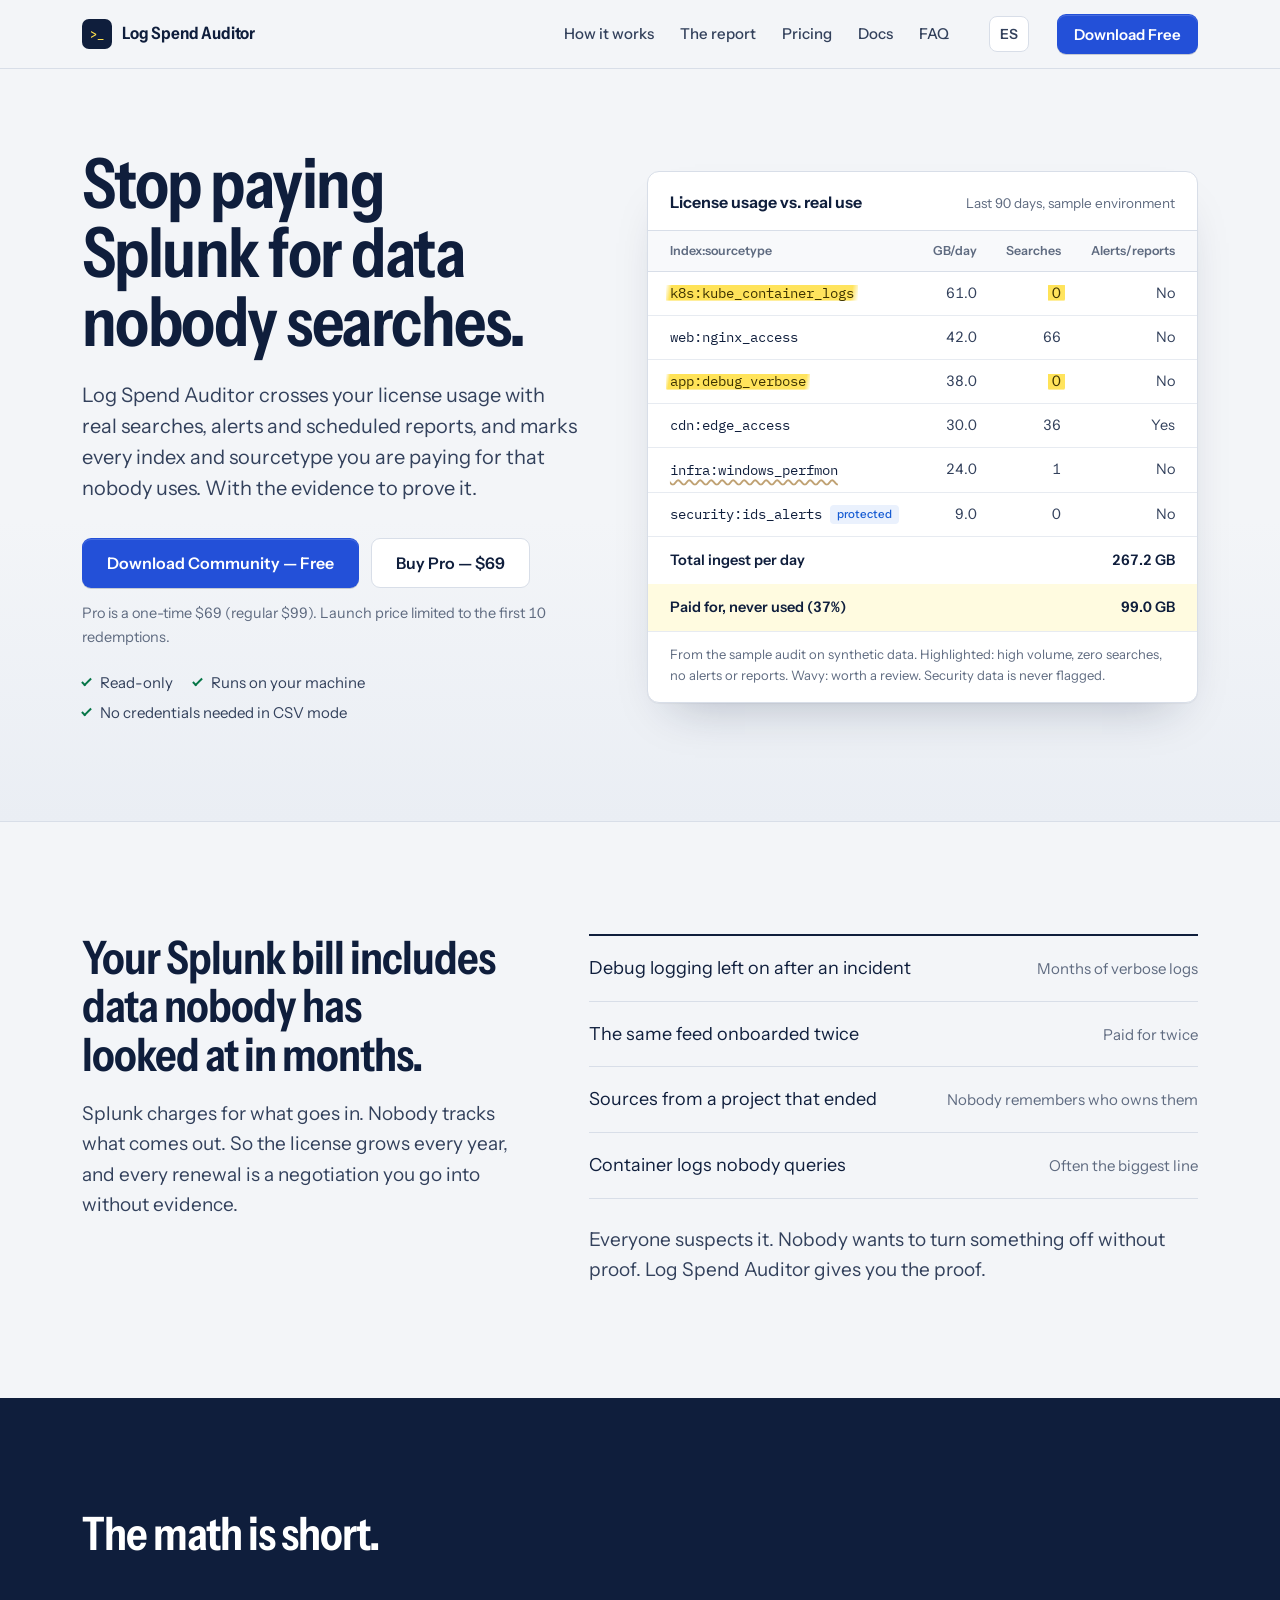
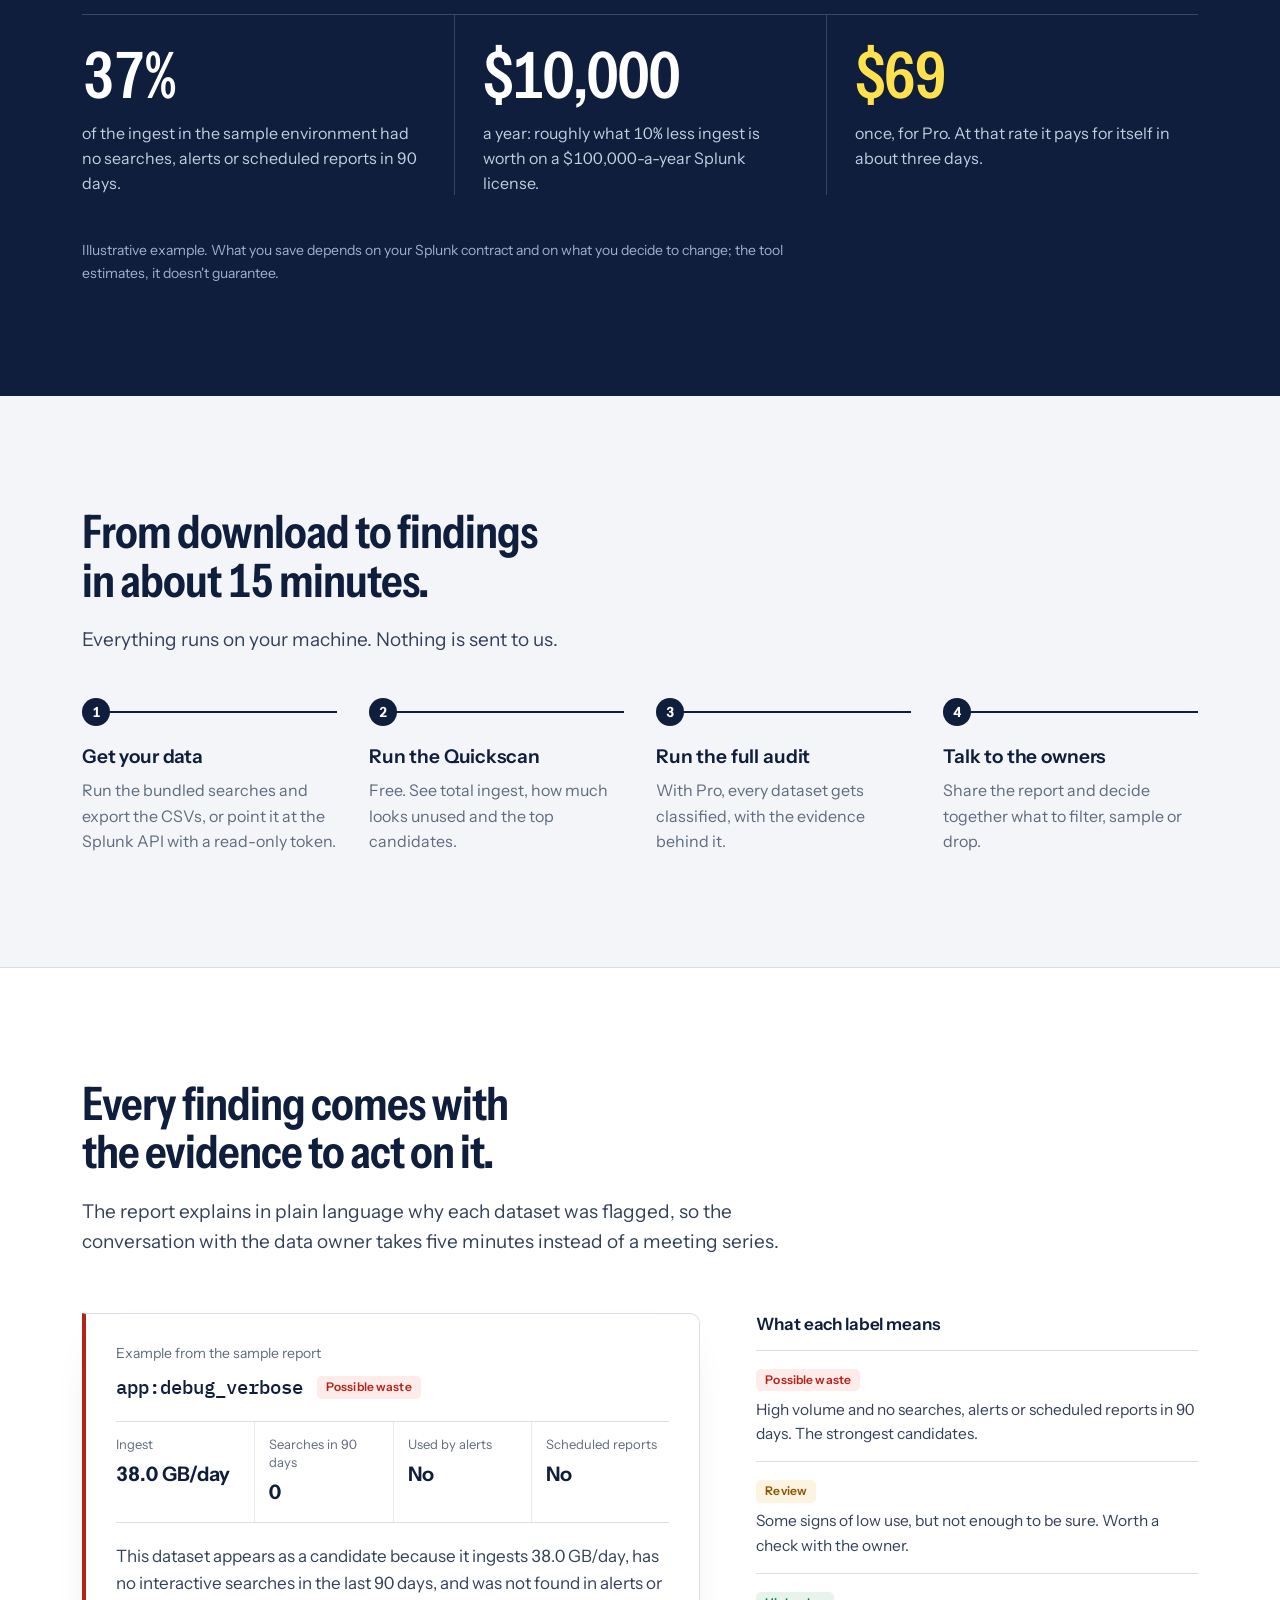
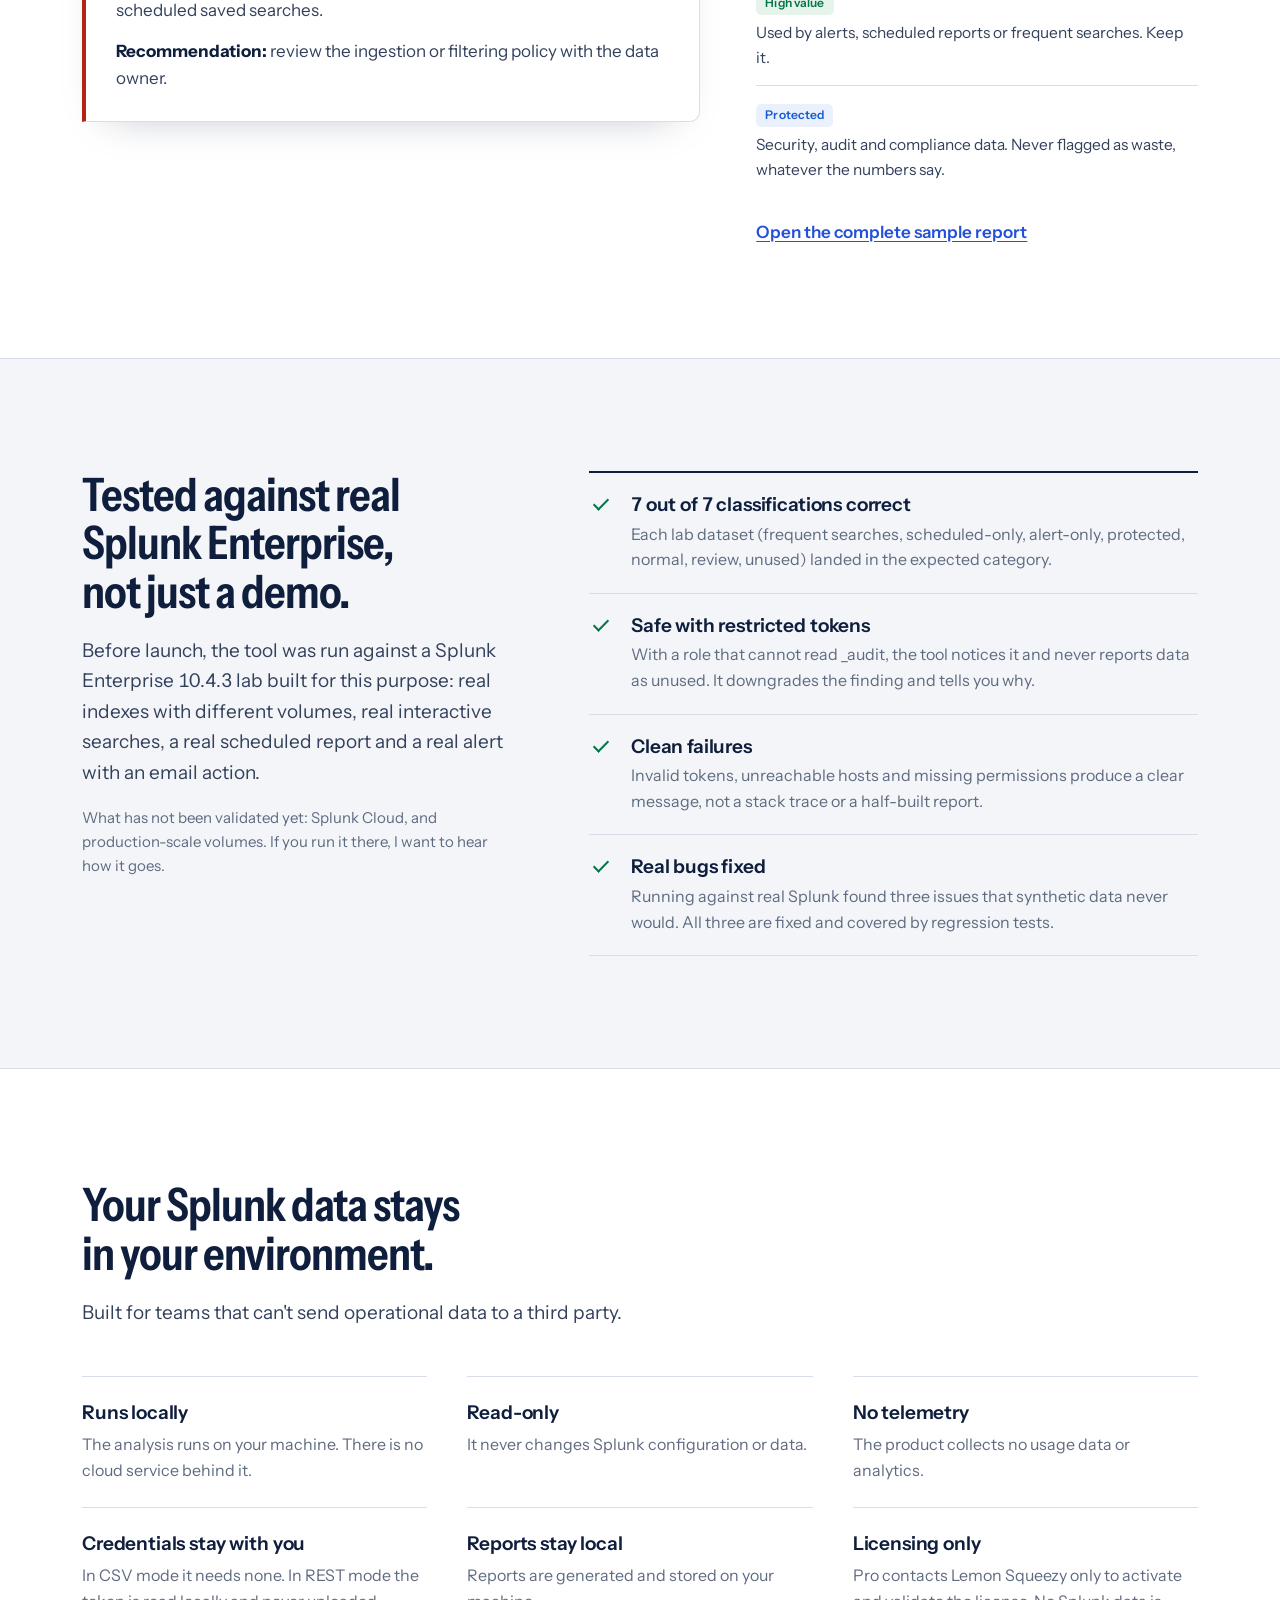
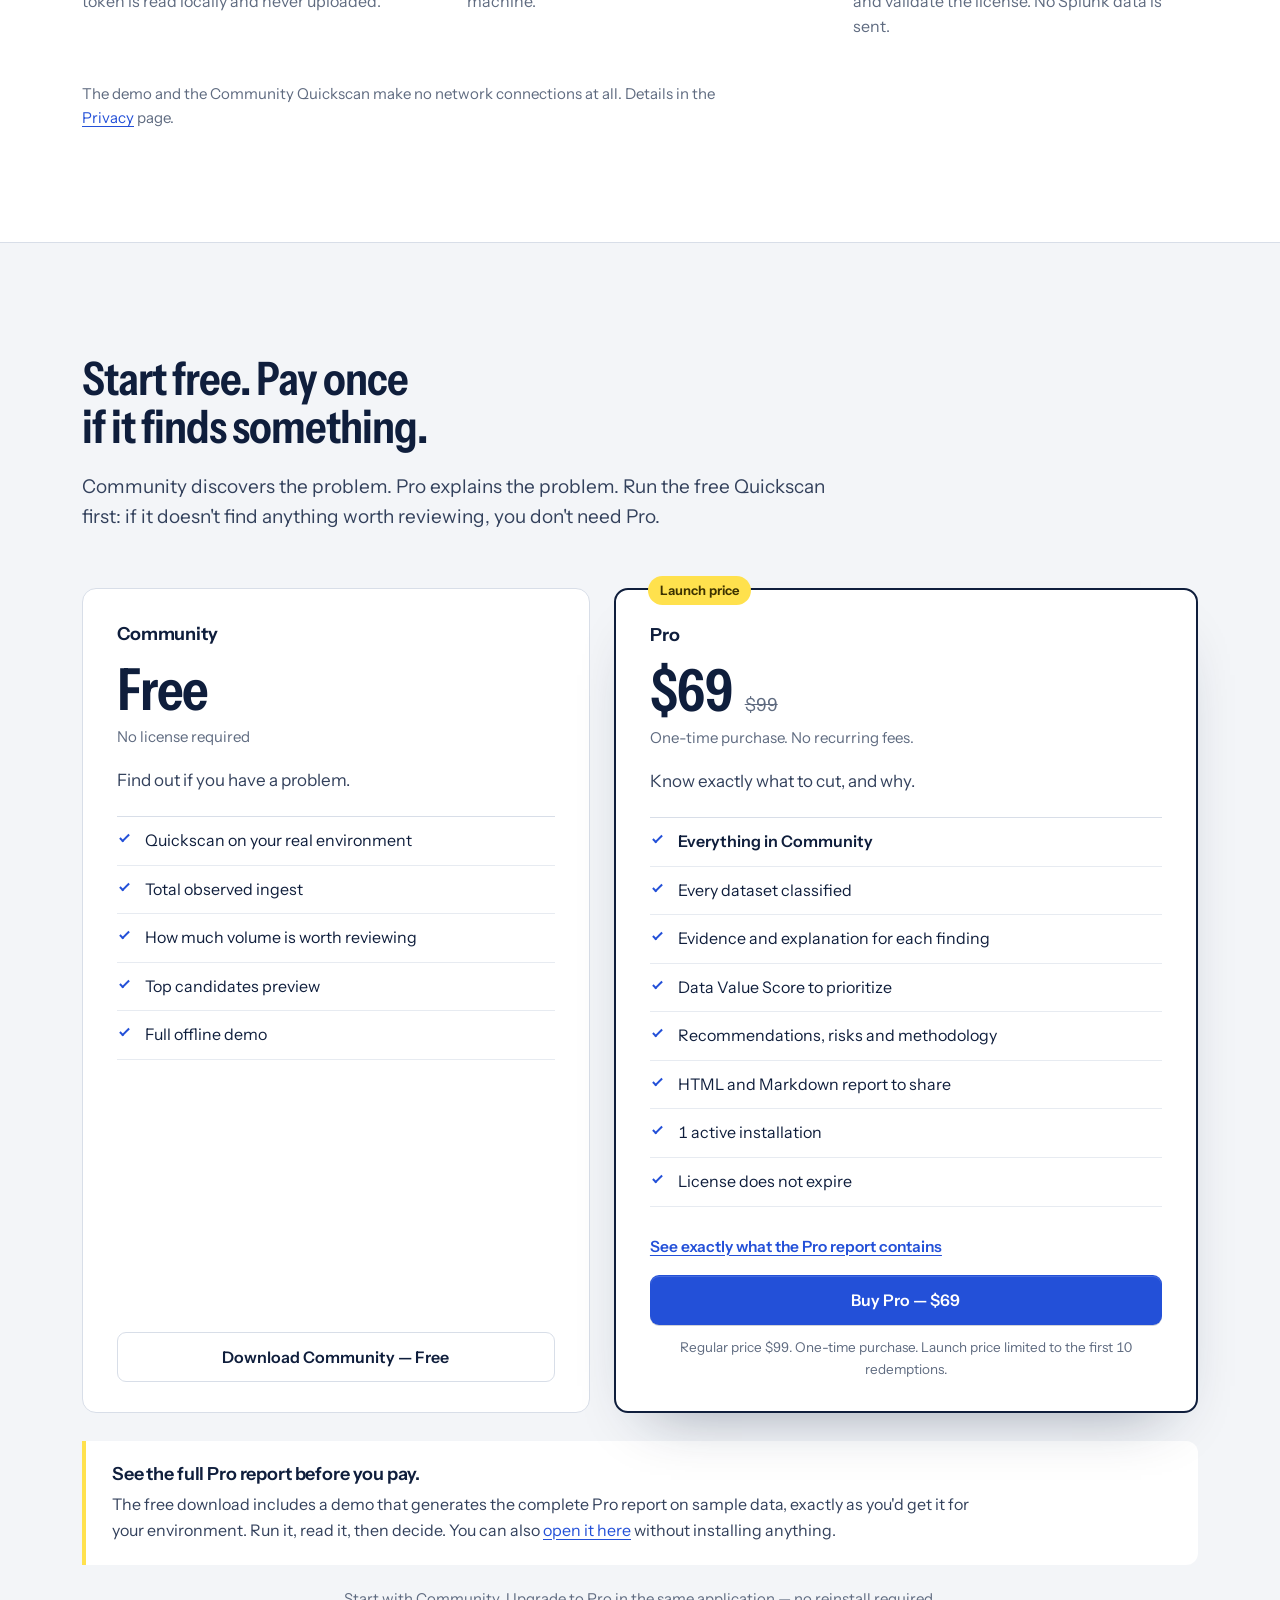
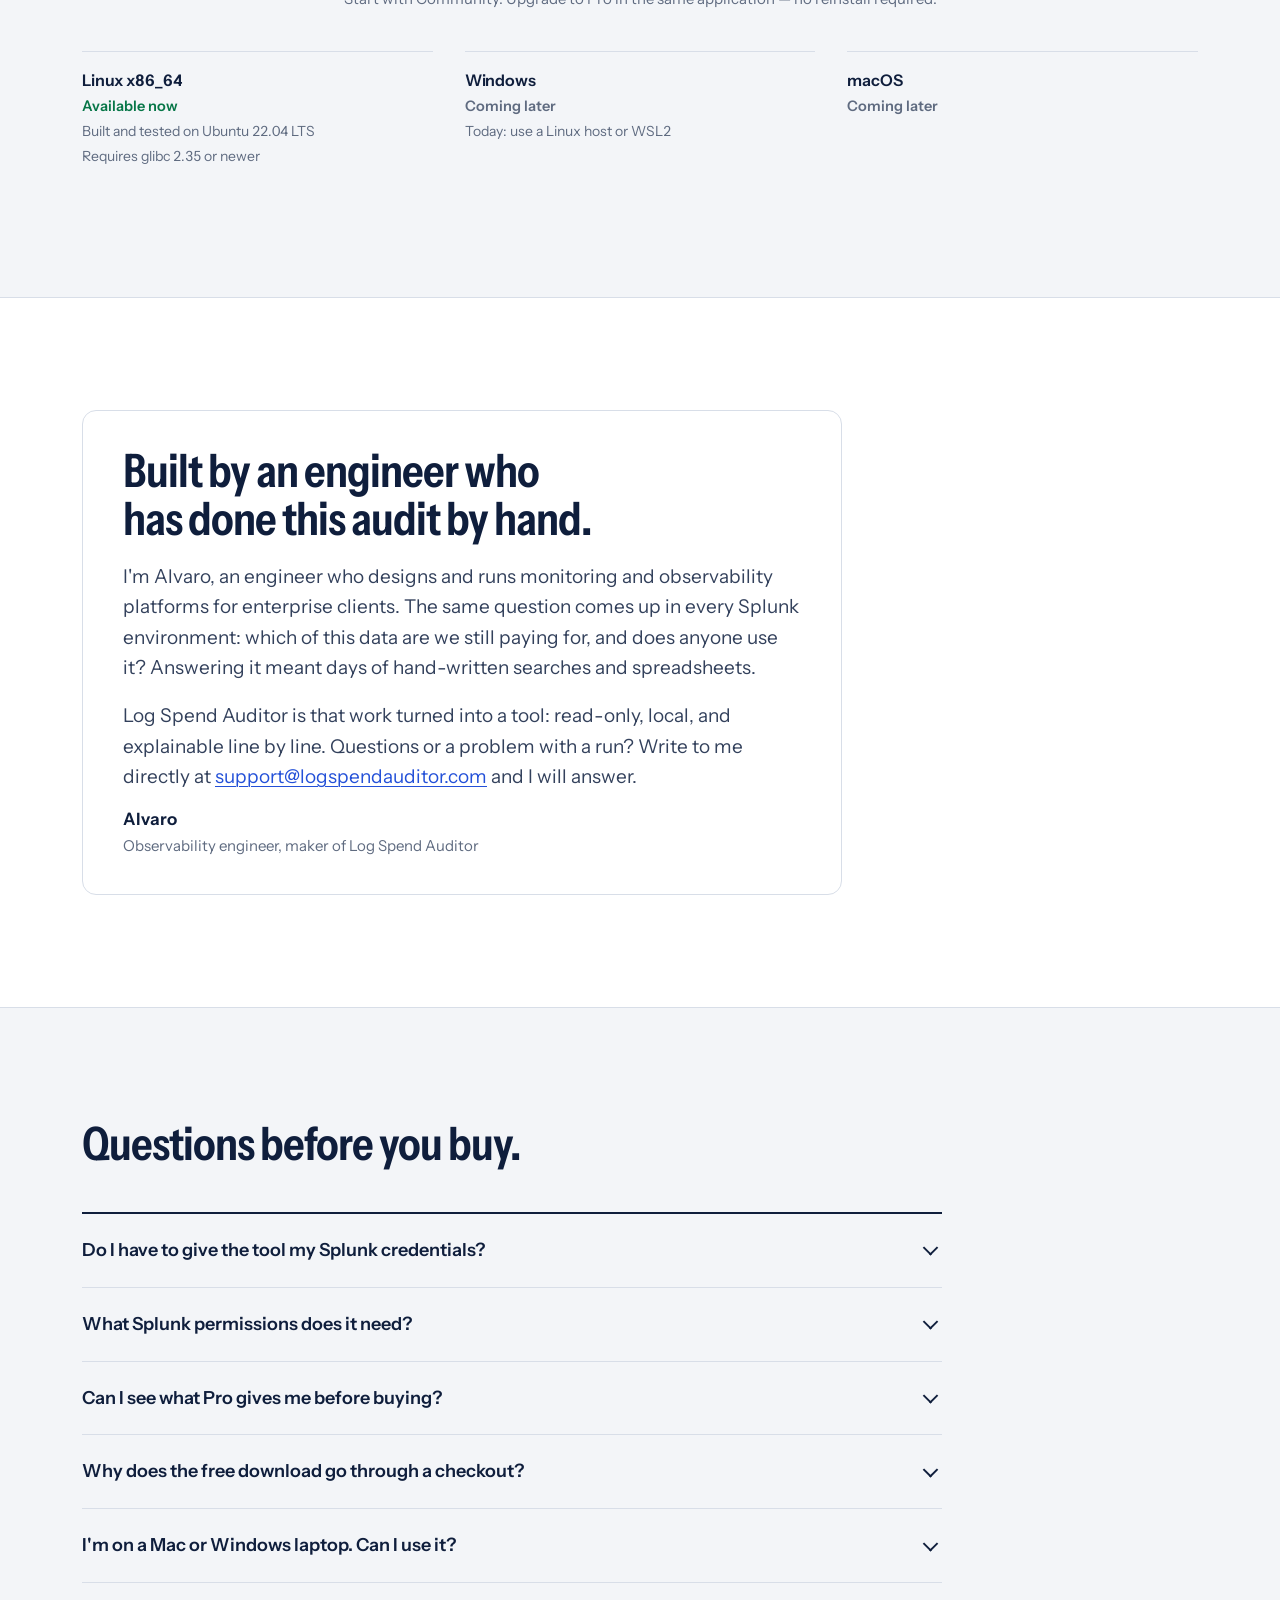
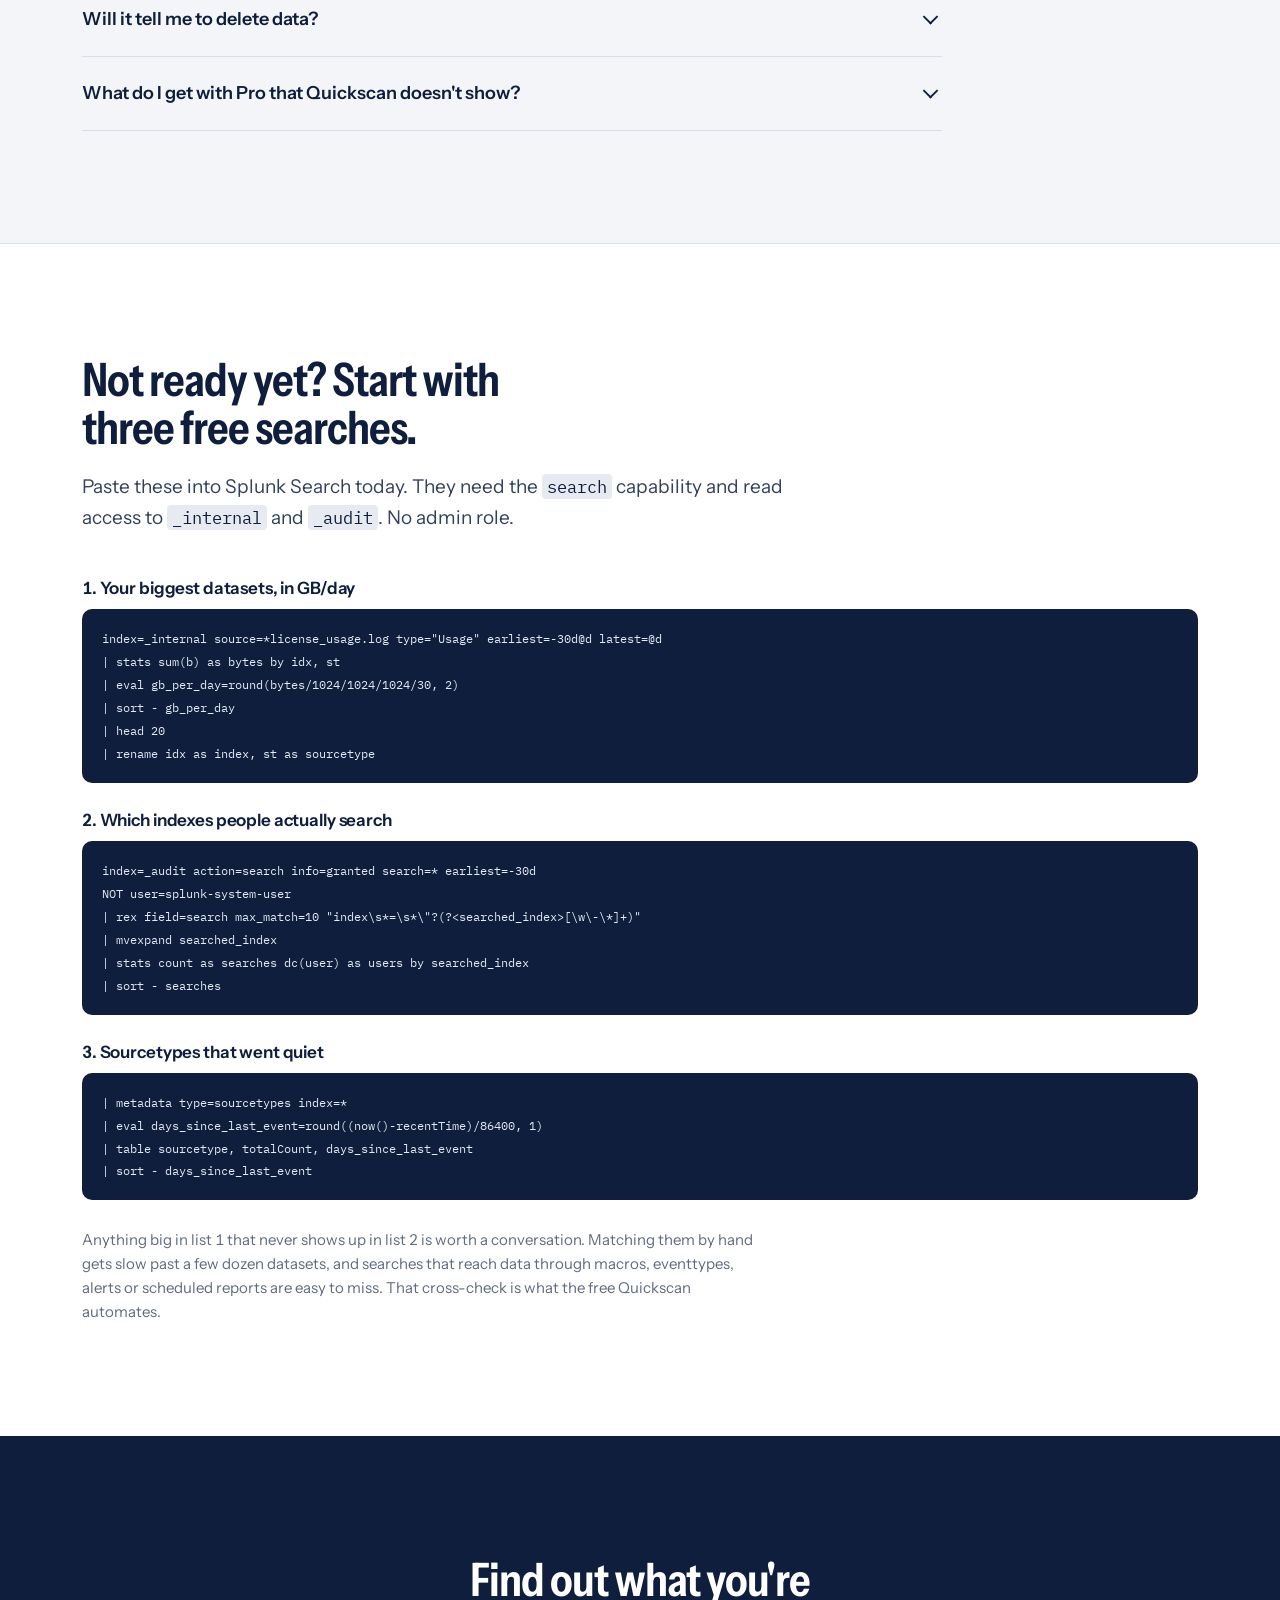
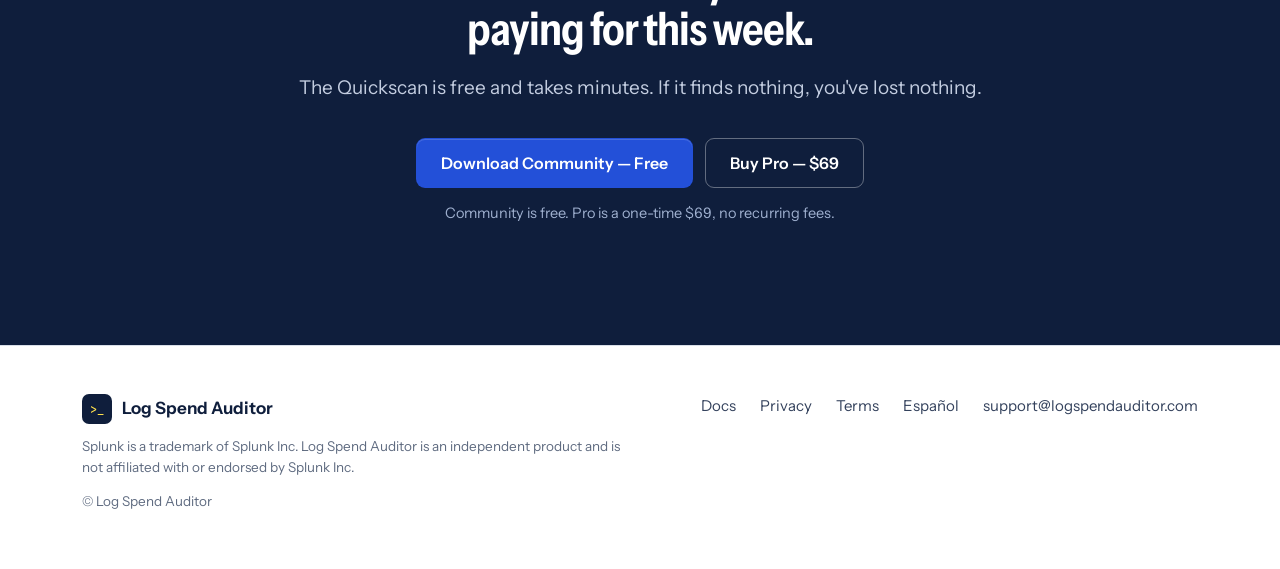
<file: index.html>
<!doctype html>
<!-- GENERATED by scripts/build_i18n.py from scripts/i18n/ — edit the template or the strings there, not this file. -->
<html lang="en">
<head>
<meta charset="utf-8">
<meta name="viewport" content="width=device-width, initial-scale=1">
<title>Log Spend Auditor — Stop paying Splunk for data nobody searches</title>
<meta name="description" content="Find the Splunk data you pay to ingest but nobody searches, alerts on or reports from. Read-only, runs on your machine. Free Quickscan; Pro audit is a one-time $69.">
<link rel="canonical" href="https://logspendauditor.com/">
<link rel="alternate" hreflang="en" href="https://logspendauditor.com/">
<link rel="alternate" hreflang="es" href="https://logspendauditor.com/es/">
<link rel="alternate" hreflang="x-default" href="https://logspendauditor.com/">
<meta property="og:type" content="website">
<meta property="og:site_name" content="Log Spend Auditor">
<meta property="og:locale" content="en_US">
<meta property="og:url" content="https://logspendauditor.com/">
<meta property="og:title" content="Log Spend Auditor — Stop paying Splunk for data nobody searches">
<meta property="og:description" content="Find the Splunk data you pay to ingest but nobody uses. Read-only, local, one-time price.">
<meta name="twitter:card" content="summary">
<meta name="theme-color" content="#0f1e3c">
<link rel="icon" type="image/svg+xml" href="favicon.svg">
<link rel="preload" href="fonts/instrument-sans.woff2" as="font" type="font/woff2" crossorigin>
<link rel="stylesheet" href="site-v3.css">
</head>
<body>
<a class="skip" href="#main">Skip to content</a>

<header class="site">
  <div class="wrap bar">
    <a class="brand" href="./" aria-label="Log Spend Auditor — home"><span class="mark" aria-hidden="true">&gt;_</span><span class="brand-name">Log Spend Auditor</span></a>
    <nav aria-label="Primary">
      <ul>
        <li><a href="#how-it-works">How it works</a></li>
        <li><a href="#report">The report</a></li>
        <li><a href="#pricing">Pricing</a></li>
        <li><a href="docs/">Docs</a></li>
        <li><a href="#faq">FAQ</a></li>
      </ul>
    </nav>
    <a class="lang" href="es/" hreflang="es" lang="es" aria-label="Ver esta página en español">ES</a>
    <a class="btn btn-primary btn-nav" href="https://logspendauditor.lemonsqueezy.com/checkout/buy/523549b0-405d-4bcf-a2f1-47c3e58e5934" rel="noopener">Download Free</a>
  </div>
</header>

<main id="main">

  <section class="hero" aria-labelledby="hero-title">
    <div class="wrap hero-grid">
      <div class="hero-copy">
        <h1 id="hero-title">Stop paying Splunk for data nobody searches.</h1>
        <p class="lead">Log Spend Auditor crosses your license usage with real searches, alerts and scheduled reports, and marks every index and sourcetype you are paying for that nobody uses. With the evidence to prove it.</p>
        <div class="cta">
          <a class="btn btn-primary" href="https://logspendauditor.lemonsqueezy.com/checkout/buy/523549b0-405d-4bcf-a2f1-47c3e58e5934" rel="noopener">Download Community — Free</a>
          <a class="btn btn-secondary" href="https://logspendauditor.lemonsqueezy.com/checkout/buy/294c335c-f859-4297-9a2c-e9415ec3e669?checkout[discount_code]=LAUNCH69" rel="noopener">Buy Pro — $69</a>
        </div>
        <p class="price-note">Pro is a one-time $69 (regular $99). Launch price limited to the first 10 redemptions.</p>
        <ul class="assure" aria-label="Key properties">
          <li>Read-only</li>
          <li>Runs on your machine</li>
          <li>No credentials needed in CSV mode</li>
        </ul>
      </div>

      <figure class="statement" aria-labelledby="statement-cap">
        <div class="statement-head">
          <p class="statement-title">License usage vs. real use</p>
          <p class="statement-meta">Last 90 days, sample environment</p>
        </div>
        <table>
          <thead>
            <tr><th scope="col">Index:sourcetype</th><th scope="col">GB/day</th><th scope="col">Searches</th><th scope="col">Alerts/reports</th></tr>
          </thead>
          <tbody>
            <tr><td class="ds"><span class="mk d1">k8s:kube_container_logs</span></td><td>61.0</td><td><span class="mk d1">0</span></td><td>No</td></tr>
            <tr><td class="ds">web:nginx_access</td><td>42.0</td><td>66</td><td>No</td></tr>
            <tr><td class="ds"><span class="mk d2">app:debug_verbose</span></td><td>38.0</td><td><span class="mk d2">0</span></td><td>No</td></tr>
            <tr><td class="ds">cdn:edge_access</td><td>30.0</td><td>36</td><td>Yes</td></tr>
            <tr><td class="ds"><span class="mk-review">infra:windows_perfmon</span></td><td>24.0</td><td>1</td><td>No</td></tr>
            <tr><td class="ds">security:ids_alerts<span class="note-protected">protected</span></td><td>9.0</td><td>0</td><td>No</td></tr>
          </tbody>
          <tfoot>
            <tr><td colspan="3">Total ingest per day</td><td>267.2 GB</td></tr>
            <tr class="tot-waste"><td colspan="3">Paid for, never used (37%)</td><td>99.0 GB</td></tr>
          </tfoot>
        </table>
        <figcaption id="statement-cap">From the sample audit on synthetic data. Highlighted: high volume, zero searches, no alerts or reports. Wavy: worth a review. Security data is never flagged.</figcaption>
      </figure>
    </div>
  </section>

  <section class="section" id="problem" aria-labelledby="problem-title">
    <div class="wrap split">
      <div>
        <h2 id="problem-title">Your Splunk bill includes data nobody has looked at in months.</h2>
        <p class="body-lg">Splunk charges for what goes in. Nobody tracks what comes out. So the license grows every year, and every renewal is a negotiation you go into without evidence.</p>
      </div>
      <div>
        <ul class="pain-list">
          <li><span class="what">Debug logging left on after an incident</span><span class="why">Months of verbose logs</span></li>
          <li><span class="what">The same feed onboarded twice</span><span class="why">Paid for twice</span></li>
          <li><span class="what">Sources from a project that ended</span><span class="why">Nobody remembers who owns them</span></li>
          <li><span class="what">Container logs nobody queries</span><span class="why">Often the biggest line</span></li>
        </ul>
        <p class="pain-close">Everyone suspects it. Nobody wants to turn something off without proof. Log Spend Auditor gives you the proof.</p>
      </div>
    </div>
  </section>

  <section class="math" id="math" aria-labelledby="math-title">
    <div class="wrap">
      <h2 id="math-title">The math is short.</h2>
      <ul class="math-grid">
        <li><span class="math-fig">37%</span><p>of the ingest in the sample environment had no searches, alerts or scheduled reports in 90 days.</p></li>
        <li><span class="math-fig">$10,000</span><p>a year: roughly what 10% less ingest is worth on a $100,000-a-year Splunk license.</p></li>
        <li><span class="math-fig">$69</span><p>once, for Pro. At that rate it pays for itself in about three days.</p></li>
      </ul>
      <p class="math-foot">Illustrative example. What you save depends on your Splunk contract and on what you decide to change; the tool estimates, it doesn't guarantee.</p>
    </div>
  </section>

  <section class="section" id="how-it-works" aria-labelledby="how-title">
    <div class="wrap">
      <div class="section-head">
        <h2 id="how-title">From download to findings in about 15 minutes.</h2>
        <p class="body-lg">Everything runs on your machine. Nothing is sent to us.</p>
      </div>
      <ol class="steps">
        <li><h3>Get your data</h3><p>Run the bundled searches and export the CSVs, or point it at the Splunk API with a read-only token.</p></li>
        <li><h3>Run the Quickscan</h3><p>Free. See total ingest, how much looks unused and the top candidates.</p></li>
        <li><h3>Run the full audit</h3><p>With Pro, every dataset gets classified, with the evidence behind it.</p></li>
        <li><h3>Talk to the owners</h3><p>Share the report and decide together what to filter, sample or drop.</p></li>
      </ol>
    </div>
  </section>

  <section class="section section-paper" id="report" aria-labelledby="report-title">
    <div class="wrap">
      <div class="section-head">
        <h2 id="report-title">Every finding comes with the evidence to act on it.</h2>
        <p class="body-lg">The report explains in plain language why each dataset was flagged, so the conversation with the data owner takes five minutes instead of a meeting series.</p>
      </div>
      <div class="report-grid">
        <article class="finding" aria-label="Example finding from the sample report">
          <p class="finding-kicker">Example from the sample report</p>
          <div class="finding-head">
            <span class="finding-name">app:debug_verbose</span>
            <span class="status status-waste">Possible waste</span>
          </div>
          <dl class="finding-signals">
            <div><dt>Ingest</dt><dd>38.0 GB/day</dd></div>
            <div><dt>Searches in 90 days</dt><dd>0</dd></div>
            <div><dt>Used by alerts</dt><dd>No</dd></div>
            <div><dt>Scheduled reports</dt><dd>No</dd></div>
          </dl>
          <p class="finding-why">This dataset appears as a candidate because it ingests 38.0 GB/day, has no interactive searches in the last 90 days, and was not found in alerts or scheduled saved searches.</p>
          <p class="finding-rec"><strong>Recommendation:</strong> review the ingestion or filtering policy with the data owner.</p>
        </article>
        <div class="legend">
          <h3>What each label means</h3>
          <dl>
            <div><dt><span class="status status-waste">Possible waste</span></dt><dd>High volume and no searches, alerts or scheduled reports in 90 days. The strongest candidates.</dd></div>
            <div><dt><span class="status status-review">Review</span></dt><dd>Some signs of low use, but not enough to be sure. Worth a check with the owner.</dd></div>
            <div><dt><span class="status status-value">High value</span></dt><dd>Used by alerts, scheduled reports or frequent searches. Keep it.</dd></div>
            <div><dt><span class="status status-protected">Protected</span></dt><dd>Security, audit and compliance data. Never flagged as waste, whatever the numbers say.</dd></div>
          </dl>
          <p class="legend-link"><a href="sample-report/">Open the complete sample report</a></p>
        </div>
      </div>
    </div>
  </section>

  <section class="section" id="tested" aria-labelledby="tested-title">
    <div class="wrap split">
      <div>
        <h2 id="tested-title">Tested against real Splunk Enterprise, not just a demo.</h2>
        <p class="body-lg">Before launch, the tool was run against a Splunk Enterprise 10.4.3 lab built for this purpose: real indexes with different volumes, real interactive searches, a real scheduled report and a real alert with an email action.</p>
        <p class="muted">What has not been validated yet: Splunk Cloud, and production-scale volumes. If you run it there, I want to hear how it goes.</p>
      </div>
      <ul class="proof">
        <li><div><h3>7 out of 7 classifications correct</h3><p>Each lab dataset (frequent searches, scheduled-only, alert-only, protected, normal, review, unused) landed in the expected category.</p></div></li>
        <li><div><h3>Safe with restricted tokens</h3><p>With a role that cannot read _audit, the tool notices it and never reports data as unused. It downgrades the finding and tells you why.</p></div></li>
        <li><div><h3>Clean failures</h3><p>Invalid tokens, unreachable hosts and missing permissions produce a clear message, not a stack trace or a half-built report.</p></div></li>
        <li><div><h3>Real bugs fixed</h3><p>Running against real Splunk found three issues that synthetic data never would. All three are fixed and covered by regression tests.</p></div></li>
      </ul>
    </div>
  </section>

  <section class="section section-paper" id="security" aria-labelledby="security-title">
    <div class="wrap">
      <div class="section-head">
        <h2 id="security-title">Your Splunk data stays in your environment.</h2>
        <p class="body-lg">Built for teams that can't send operational data to a third party.</p>
      </div>
      <ul class="facts">
        <li><h3>Runs locally</h3><p>The analysis runs on your machine. There is no cloud service behind it.</p></li>
        <li><h3>Read-only</h3><p>It never changes Splunk configuration or data.</p></li>
        <li><h3>No telemetry</h3><p>The product collects no usage data or analytics.</p></li>
        <li><h3>Credentials stay with you</h3><p>In CSV mode it needs none. In REST mode the token is read locally and never uploaded.</p></li>
        <li><h3>Reports stay local</h3><p>Reports are generated and stored on your machine.</p></li>
        <li><h3>Licensing only</h3><p>Pro contacts Lemon Squeezy only to activate and validate the license. No Splunk data is sent.</p></li>
      </ul>
      <p class="muted">The demo and the Community Quickscan make no network connections at all. Details in the <a href="privacy/">Privacy</a> page.</p>
    </div>
  </section>

  <section class="section" id="pricing" aria-labelledby="pricing-title">
    <div class="wrap">
      <div class="section-head">
        <h2 id="pricing-title">Start free. Pay once if it finds something.</h2>
        <p class="body-lg">Community discovers the problem. Pro explains the problem. Run the free Quickscan first: if it doesn't find anything worth reviewing, you don't need Pro.</p>
      </div>
      <div class="pricing-grid">
        <article class="plan" aria-labelledby="plan-community">
          <h3 id="plan-community" class="plan-name">Community</h3>
          <div class="plan-price"><span class="plan-amount">Free</span></div>
          <p class="plan-sub">No license required</p>
          <p class="plan-tagline">Find out if you have a problem.</p>
          <ul class="check">
            <li>Quickscan on your real environment</li>
            <li>Total observed ingest</li>
            <li>How much volume is worth reviewing</li>
            <li>Top candidates preview</li>
            <li>Full offline demo</li>
          </ul>
          <a class="btn btn-secondary btn-block" href="https://logspendauditor.lemonsqueezy.com/checkout/buy/523549b0-405d-4bcf-a2f1-47c3e58e5934" rel="noopener">Download Community — Free</a>
        </article>
        <article class="plan plan-pro" aria-labelledby="plan-pro">
          <p class="plan-badge">Launch price</p>
          <h3 id="plan-pro" class="plan-name">Pro</h3>
          <div class="plan-price"><span class="plan-amount">$69</span><span class="plan-was">$99</span></div>
          <p class="plan-sub">One-time purchase. No recurring fees.</p>
          <p class="plan-tagline">Know exactly what to cut, and why.</p>
          <ul class="check">
            <li class="strong">Everything in Community</li>
            <li>Every dataset classified</li>
            <li>Evidence and explanation for each finding</li>
            <li>Data Value Score to prioritize</li>
            <li>Recommendations, risks and methodology</li>
            <li>HTML and Markdown report to share</li>
            <li>1 active installation</li>
            <li>License does not expire</li>
          </ul>
          <p class="plan-sample"><a href="sample-report/">See exactly what the Pro report contains</a></p>
          <a class="btn btn-primary btn-block" href="https://logspendauditor.lemonsqueezy.com/checkout/buy/294c335c-f859-4297-9a2c-e9415ec3e669?checkout[discount_code]=LAUNCH69" rel="noopener">Buy Pro — $69</a>
          <p class="plan-fine">Regular price $99. One-time purchase. Launch price limited to the first 10 redemptions.</p>
        </article>
      </div>
      <div class="try-first">
        <h3>See the full Pro report before you pay.</h3>
        <p>The free download includes a demo that generates the complete Pro report on sample data, exactly as you'd get it for your environment. Run it, read it, then decide. You can also <a href="sample-report/">open it here</a> without installing anything.</p>
      </div>
      <p class="upgrade-note">Start with Community. Upgrade to Pro in the same application — no reinstall required.</p>
      <ul class="platforms" aria-label="Supported platforms">
        <li>
          <h3>Linux x86_64</h3>
          <p class="plat-status status-ok">Available now</p>
          <p class="plat-detail">Built and tested on Ubuntu 22.04 LTS</p>
          <p class="plat-detail">Requires glibc 2.35 or newer</p>
        </li>
        <li>
          <h3>Windows</h3>
          <p class="plat-status status-later">Coming later</p>
          <p class="plat-detail">Today: use a Linux host or WSL2</p>
        </li>
        <li>
          <h3>macOS</h3>
          <p class="plat-status status-later">Coming later</p>
        </li>
      </ul>
    </div>
  </section>

  <section class="section section-paper" id="builder" aria-labelledby="builder-title">
    <div class="wrap">
      <div class="note-card">
        <h2 id="builder-title">Built by an engineer who has done this audit by hand.</h2>
        <p class="body-lg">I'm Alvaro, an engineer who designs and runs monitoring and observability platforms for enterprise clients. The same question comes up in every Splunk environment: which of this data are we still paying for, and does anyone use it? Answering it meant days of hand-written searches and spreadsheets.</p>
        <p class="body-lg">Log Spend Auditor is that work turned into a tool: read-only, local, and explainable line by line. Questions or a problem with a run? Write to me directly at <a href="mailto:support@logspendauditor.com">support@logspendauditor.com</a> and I will answer.</p>
        <p class="signature">Alvaro<span>Observability engineer, maker of Log Spend Auditor</span></p>
      </div>
    </div>
  </section>

  <section class="section" id="faq" aria-labelledby="faq-title">
    <div class="wrap">
      <h2 id="faq-title">Questions before you buy.</h2>
      <div class="faq">
        <details><summary>Do I have to give the tool my Splunk credentials?</summary><p>No. In CSV mode you run the bundled searches yourself, export the results and point the tool at the folder. It never talks to Splunk. REST mode is optional and uses a read-only token you provide, which stays on your machine.</p></details>
        <details><summary>What Splunk permissions does it need?</summary><p>The <code>search</code> capability plus read access to <code>_internal</code> (license usage) and <code>_audit</code> (search activity). No admin role. It never creates, modifies or deletes configuration or data.</p></details>
        <details><summary>Can I see what Pro gives me before buying?</summary><p>Yes. Run <code>splunk-spend-auditor demo</code> from the free download: it writes the complete Pro report on sample data. The same report is <a href="sample-report/">on this site</a>. And the free Quickscan on your own data tells you whether there is anything worth auditing before you pay.</p></details>
        <details><summary>Why does the free download go through a checkout?</summary><p>Community is delivered through Lemon Squeezy so you get a permanent download link by email. It costs nothing and needs no license key.</p></details>
        <details><summary>I'm on a Mac or Windows laptop. Can I use it?</summary><p>The current build runs on Linux x86_64 with glibc 2.35 or newer, for example a jump host, a VM or WSL2 with Ubuntu 22.04. Native macOS and Windows builds come later.</p></details>
        <details><summary>Will it tell me to delete data?</summary><p>No. It classifies each index and sourcetype and shows the evidence behind it. Findings are candidates to review with the data owner; savings are an estimate, not a guarantee, and you decide what to change.</p></details>
        <details><summary>What do I get with Pro that Quickscan doesn't show?</summary><p>The classification of every dataset, the evidence and explanation for each one, the Data Value Score, recommendations, risks and methodology, as an HTML and Markdown report you can share. <a href="sample-report/">Here is a complete example.</a></p></details>
      </div>
    </div>
  </section>

  <section class="section section-paper" id="free-queries" aria-labelledby="queries-title">
    <div class="wrap">
      <div class="section-head">
        <h2 id="queries-title">Not ready yet? Start with three free searches.</h2>
        <p class="body-lg">Paste these into Splunk Search today. They need the <code>search</code> capability and read access to <code>_internal</code> and <code>_audit</code>. No admin role.</p>
      </div>
      <ol class="queries">
        <li>
          <h3>1. Your biggest datasets, in GB/day</h3>
          <pre><code>index=_internal source=*license_usage.log type="Usage" earliest=-30d@d latest=@d
| stats sum(b) as bytes by idx, st
| eval gb_per_day=round(bytes/1024/1024/1024/30, 2)
| sort - gb_per_day
| head 20
| rename idx as index, st as sourcetype</code></pre>
        </li>
        <li>
          <h3>2. Which indexes people actually search</h3>
          <pre><code>index=_audit action=search info=granted search=* earliest=-30d
NOT user=splunk-system-user
| rex field=search max_match=10 "index\s*=\s*\"?(?&lt;searched_index&gt;[\w\-\*]+)"
| mvexpand searched_index
| stats count as searches dc(user) as users by searched_index
| sort - searches</code></pre>
        </li>
        <li>
          <h3>3. Sourcetypes that went quiet</h3>
          <pre><code>| metadata type=sourcetypes index=*
| eval days_since_last_event=round((now()-recentTime)/86400, 1)
| table sourcetype, totalCount, days_since_last_event
| sort - days_since_last_event</code></pre>
        </li>
      </ol>
      <p class="muted">Anything big in list 1 that never shows up in list 2 is worth a conversation. Matching them by hand gets slow past a few dozen datasets, and searches that reach data through macros, eventtypes, alerts or scheduled reports are easy to miss. That cross-check is what the free Quickscan automates.</p>
    </div>
  </section>

  <section class="final" id="get-started" aria-labelledby="final-title">
    <div class="wrap final-inner">
      <h2 id="final-title">Find out what you're paying for this week.</h2>
      <p class="body-lg">The Quickscan is free and takes minutes. If it finds nothing, you've lost nothing.</p>
      <div class="cta cta-center">
        <a class="btn btn-primary" href="https://logspendauditor.lemonsqueezy.com/checkout/buy/523549b0-405d-4bcf-a2f1-47c3e58e5934" rel="noopener">Download Community — Free</a>
        <a class="btn btn-secondary" href="https://logspendauditor.lemonsqueezy.com/checkout/buy/294c335c-f859-4297-9a2c-e9415ec3e669?checkout[discount_code]=LAUNCH69" rel="noopener">Buy Pro — $69</a>
      </div>
      <p class="price-note">Community is free. Pro is a one-time $69, no recurring fees.</p>
    </div>
  </section>
</main>

<footer class="site-foot">
  <div class="wrap foot-grid">
    <div>
      <p class="foot-brand"><span class="mark" aria-hidden="true">&gt;_</span> Log Spend Auditor</p>
      <p class="legal">Splunk is a trademark of Splunk Inc. Log Spend Auditor is an independent product and is not affiliated with or endorsed by Splunk Inc.</p>
      <p class="legal">&copy; Log Spend Auditor</p>
    </div>
    <nav aria-label="Footer">
      <ul class="links">
        <li><a href="docs/">Docs</a></li>
        <li><a href="privacy/">Privacy</a></li>
        <li><a href="terms/">Terms</a></li>
        <li><a href="es/" hreflang="es" lang="es">Español</a></li>
        <li><a href="mailto:support@logspendauditor.com">support@logspendauditor.com</a></li>
      </ul>
    </nav>
  </div>
</footer>
</body>
</html>
</file>
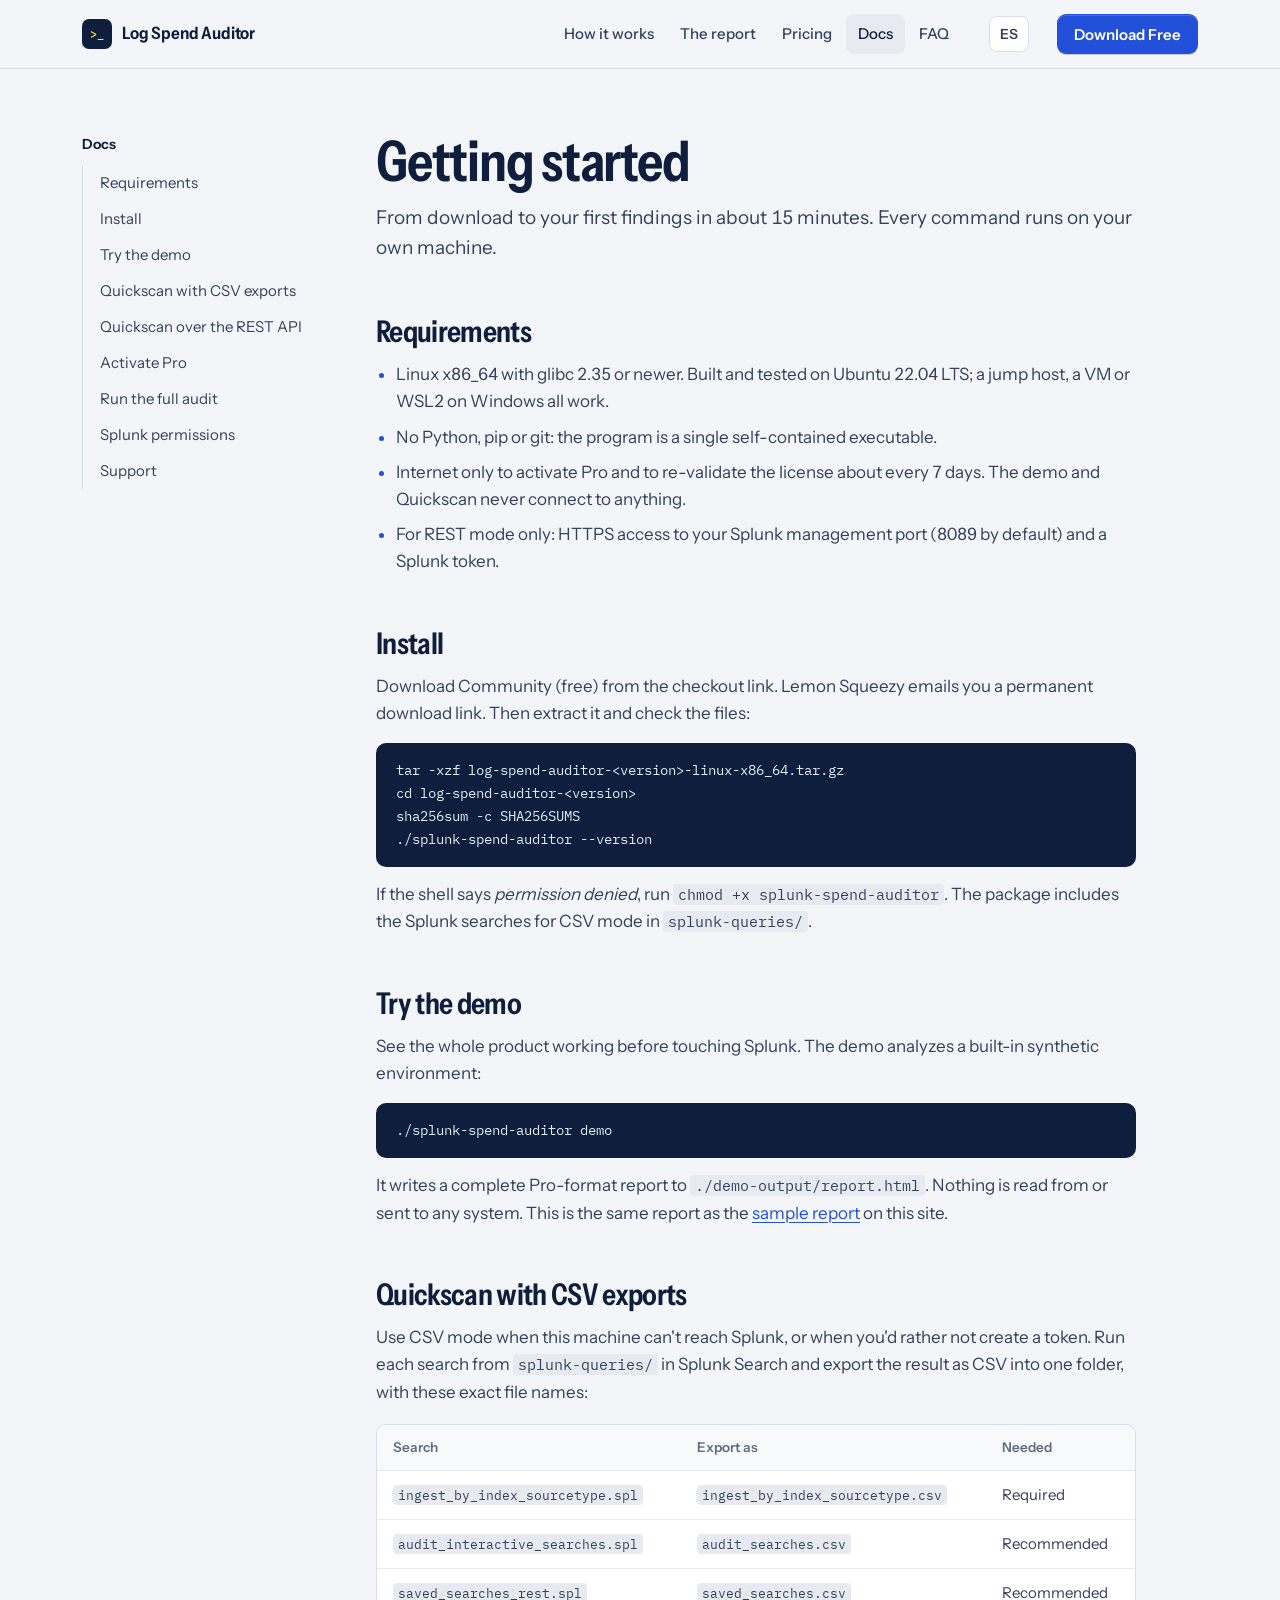
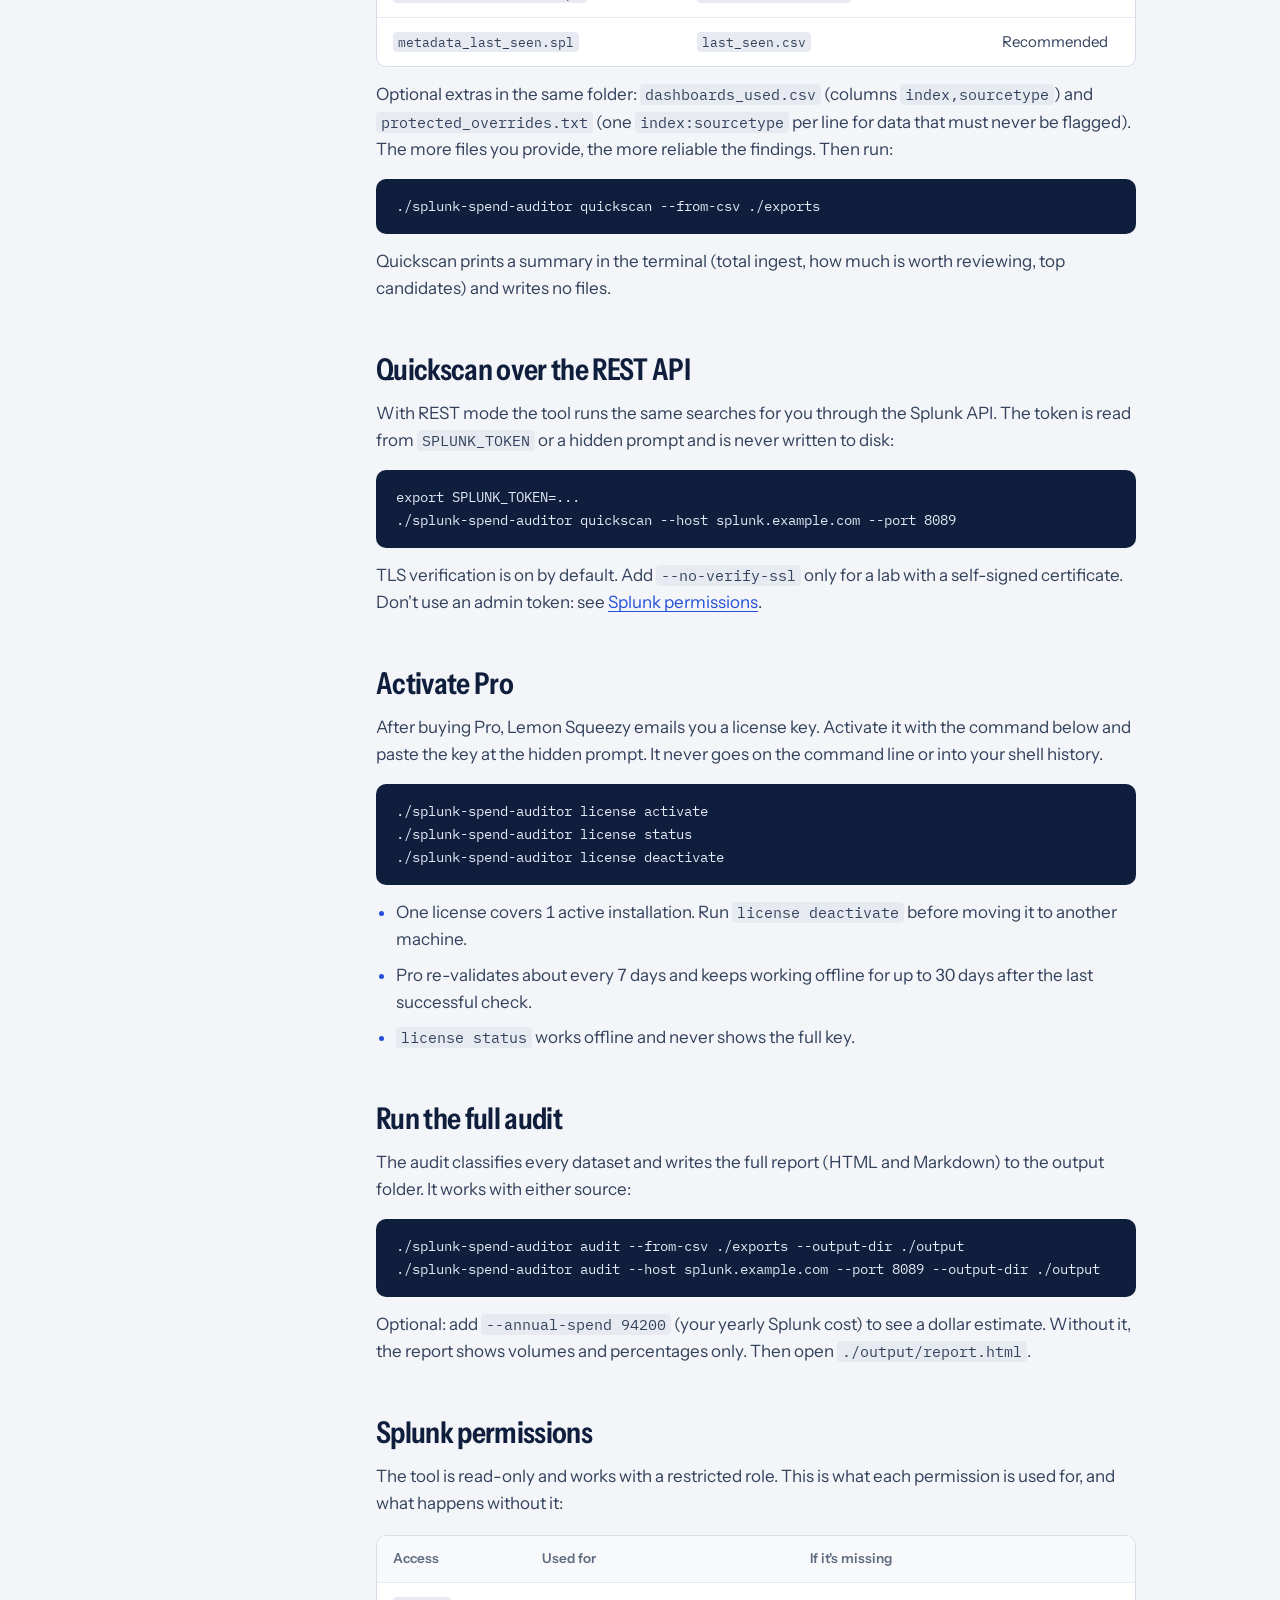
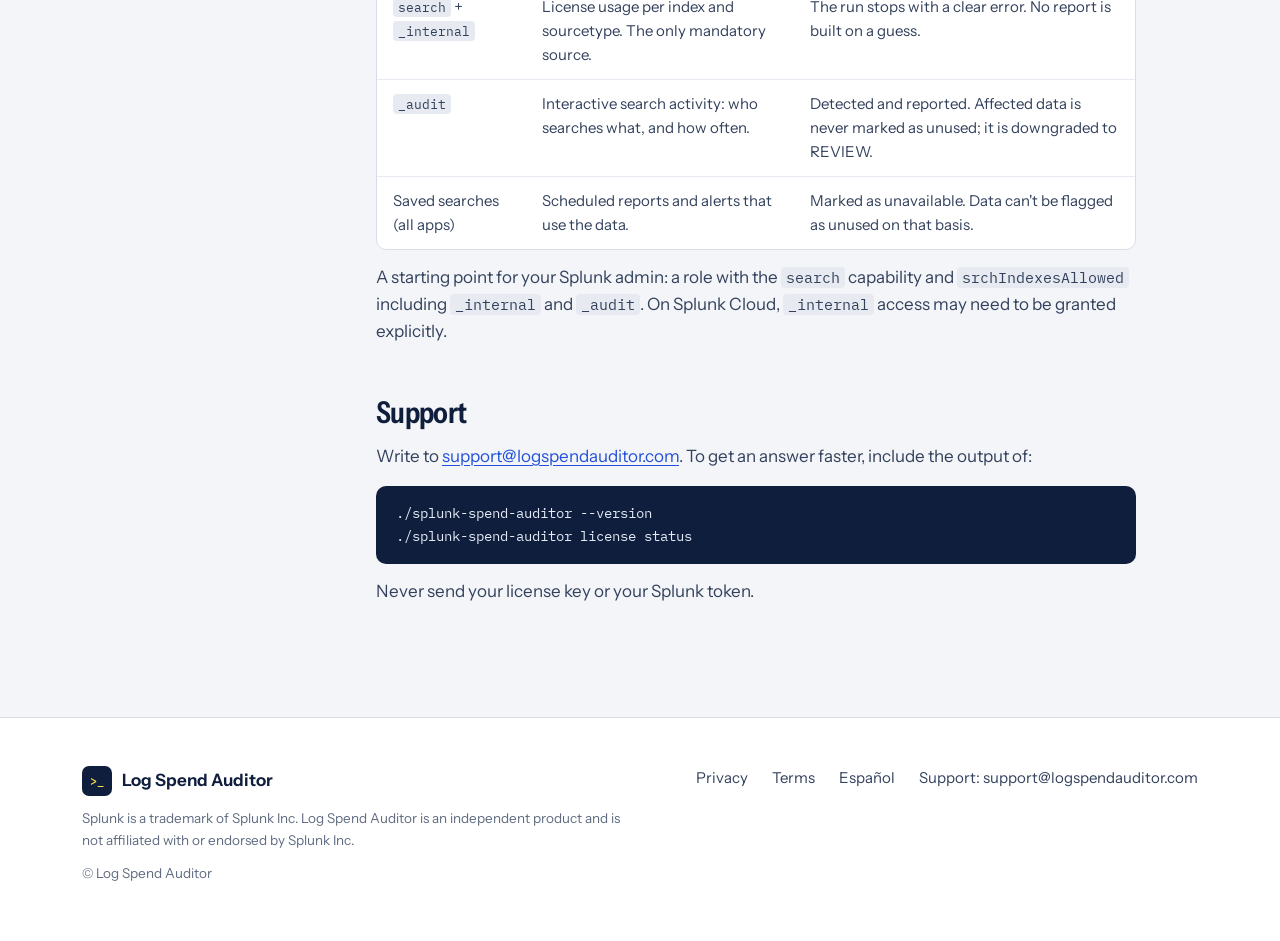
<file: docs/index.html>
<!doctype html>
<!-- GENERATED by scripts/build_i18n.py from scripts/i18n/ — edit the template or the strings there, not this file. -->
<html lang="en">
<head>
<meta charset="utf-8">
<meta name="viewport" content="width=device-width, initial-scale=1">
<title>Documentation — Log Spend Auditor</title>
<meta name="description" content="Install Log Spend Auditor, run the demo, export the CSVs, run a Quickscan, activate Pro and run the full audit. Includes the Splunk permissions it needs.">
<link rel="canonical" href="https://logspendauditor.com/docs/">
<link rel="alternate" hreflang="en" href="https://logspendauditor.com/docs/">
<link rel="alternate" hreflang="es" href="https://logspendauditor.com/es/docs/">
<link rel="alternate" hreflang="x-default" href="https://logspendauditor.com/docs/">
<meta property="og:type" content="website">
<meta property="og:site_name" content="Log Spend Auditor">
<meta property="og:locale" content="en_US">
<meta property="og:url" content="https://logspendauditor.com/docs/">
<meta property="og:title" content="Documentation — Log Spend Auditor">
<meta property="og:description" content="Install Log Spend Auditor, run the demo, export the CSVs, run a Quickscan, activate Pro and run the full audit. Includes the Splunk permissions it needs.">
<meta name="twitter:card" content="summary">
<meta name="theme-color" content="#0f1e3c">
<link rel="icon" type="image/svg+xml" href="../favicon.svg">
<link rel="stylesheet" href="../site-v3.css">
</head>
<body>
<a class="skip" href="#main">Skip to content</a>

<header class="site">
  <div class="wrap bar">
    <a class="brand" href="../" aria-label="Log Spend Auditor — home"><span class="mark" aria-hidden="true">&gt;_</span><span class="brand-name">Log Spend Auditor</span></a>
    <nav aria-label="Primary">
      <ul>
        <li><a href="../#how-it-works">How it works</a></li>
        <li><a href="../#report">The report</a></li>
        <li><a href="../#pricing">Pricing</a></li>
        <li><a href="./" aria-current="page">Docs</a></li>
        <li><a href="../#faq">FAQ</a></li>
      </ul>
    </nav>
    <a class="lang" href="../es/docs/" hreflang="es" lang="es" aria-label="Ver esta página en español">ES</a>
    <a class="btn btn-primary btn-nav" href="https://logspendauditor.lemonsqueezy.com/checkout/buy/523549b0-405d-4bcf-a2f1-47c3e58e5934" rel="noopener">Download Free</a>
  </div>
</header>

<main id="main" class="docs">
  <div class="wrap docs-grid">
    <nav class="docs-toc" aria-label="On this page">
      <p class="eyebrow">Docs</p>
      <ol>
        <li><a href="#requirements">Requirements</a></li>
        <li><a href="#install">Install</a></li>
        <li><a href="#demo">Try the demo</a></li>
        <li><a href="#csv">Quickscan with CSV exports</a></li>
        <li><a href="#rest">Quickscan over the REST API</a></li>
        <li><a href="#pro">Activate Pro</a></li>
        <li><a href="#audit">Run the full audit</a></li>
        <li><a href="#permissions">Splunk permissions</a></li>
        <li><a href="#support">Support</a></li>
      </ol>
    </nav>

    <article class="docs-body">
      <p class="eyebrow">Docs</p>
      <h1>Getting started</h1>
      <p class="body-lg">From download to your first findings in about 15 minutes. Every command runs on your own machine.</p>

      <section id="requirements" aria-labelledby="h-req">
        <h2 id="h-req">Requirements</h2>
        <ul class="doc-list"><li>Linux x86_64 with glibc 2.35 or newer. Built and tested on Ubuntu 22.04 LTS; a jump host, a VM or WSL2 on Windows all work.</li><li>No Python, pip or git: the program is a single self-contained executable.</li><li>Internet only to activate Pro and to re-validate the license about every 7 days. The demo and Quickscan never connect to anything.</li><li>For REST mode only: HTTPS access to your Splunk management port (8089 by default) and a Splunk token.</li></ul>
      </section>

      <section id="install" aria-labelledby="h-install">
        <h2 id="h-install">Install</h2>
        <p>Download Community (free) from the checkout link. Lemon Squeezy emails you a permanent download link. Then extract it and check the files:</p>
        <pre><code>tar -xzf log-spend-auditor-&lt;version&gt;-linux-x86_64.tar.gz
cd log-spend-auditor-&lt;version&gt;
sha256sum -c SHA256SUMS
./splunk-spend-auditor --version</code></pre>
        <p>If the shell says <em>permission denied</em>, run <code>chmod +x splunk-spend-auditor</code>. The package includes the Splunk searches for CSV mode in <code>splunk-queries/</code>.</p>
      </section>

      <section id="demo" aria-labelledby="h-demo">
        <h2 id="h-demo">Try the demo</h2>
        <p>See the whole product working before touching Splunk. The demo analyzes a built-in synthetic environment:</p>
        <pre><code>./splunk-spend-auditor demo</code></pre>
        <p>It writes a complete Pro-format report to <code>./demo-output/report.html</code>. Nothing is read from or sent to any system. This is the same report as the <a href="../sample-report/">sample report</a> on this site.</p>
      </section>

      <section id="csv" aria-labelledby="h-csv">
        <h2 id="h-csv">Quickscan with CSV exports</h2>
        <p>Use CSV mode when this machine can't reach Splunk, or when you'd rather not create a token. Run each search from <code>splunk-queries/</code> in Splunk Search and export the result as CSV into one folder, with these exact file names:</p>
        <div class="table-wrap">
          <table>
            <thead><tr><th>Search</th><th>Export as</th><th>Needed</th></tr></thead>
            <tbody>
              <tr><td><code>ingest_by_index_sourcetype.spl</code></td><td><code>ingest_by_index_sourcetype.csv</code></td><td>Required</td></tr>
              <tr><td><code>audit_interactive_searches.spl</code></td><td><code>audit_searches.csv</code></td><td>Recommended</td></tr>
              <tr><td><code>saved_searches_rest.spl</code></td><td><code>saved_searches.csv</code></td><td>Recommended</td></tr>
              <tr><td><code>metadata_last_seen.spl</code></td><td><code>last_seen.csv</code></td><td>Recommended</td></tr>
            </tbody>
          </table>
        </div>
        <p>Optional extras in the same folder: <code>dashboards_used.csv</code> (columns <code>index,sourcetype</code>) and <code>protected_overrides.txt</code> (one <code>index:sourcetype</code> per line for data that must never be flagged). The more files you provide, the more reliable the findings. Then run:</p>
        <pre><code>./splunk-spend-auditor quickscan --from-csv ./exports</code></pre>
        <p>Quickscan prints a summary in the terminal (total ingest, how much is worth reviewing, top candidates) and writes no files.</p>
      </section>

      <section id="rest" aria-labelledby="h-rest">
        <h2 id="h-rest">Quickscan over the REST API</h2>
        <p>With REST mode the tool runs the same searches for you through the Splunk API. The token is read from <code>SPLUNK_TOKEN</code> or a hidden prompt and is never written to disk:</p>
        <pre><code>export SPLUNK_TOKEN=...
./splunk-spend-auditor quickscan --host splunk.example.com --port 8089</code></pre>
        <p>TLS verification is on by default. Add <code>--no-verify-ssl</code> only for a lab with a self-signed certificate. Don't use an admin token: see <a href="#permissions">Splunk permissions</a>.</p>
      </section>

      <section id="pro" aria-labelledby="h-pro">
        <h2 id="h-pro">Activate Pro</h2>
        <p>After buying Pro, Lemon Squeezy emails you a license key. Activate it with the command below and paste the key at the hidden prompt. It never goes on the command line or into your shell history.</p>
        <pre><code>./splunk-spend-auditor license activate
./splunk-spend-auditor license status
./splunk-spend-auditor license deactivate</code></pre>
        <ul class="doc-list"><li>One license covers 1 active installation. Run <code>license deactivate</code> before moving it to another machine.</li><li>Pro re-validates about every 7 days and keeps working offline for up to 30 days after the last successful check.</li><li><code>license status</code> works offline and never shows the full key.</li></ul>
      </section>

      <section id="audit" aria-labelledby="h-audit">
        <h2 id="h-audit">Run the full audit</h2>
        <p>The audit classifies every dataset and writes the full report (HTML and Markdown) to the output folder. It works with either source:</p>
        <pre><code>./splunk-spend-auditor audit --from-csv ./exports --output-dir ./output
./splunk-spend-auditor audit --host splunk.example.com --port 8089 --output-dir ./output</code></pre>
        <p>Optional: add <code>--annual-spend 94200</code> (your yearly Splunk cost) to see a dollar estimate. Without it, the report shows volumes and percentages only. Then open <code>./output/report.html</code>.</p>
      </section>

      <section id="permissions" aria-labelledby="h-perm">
        <h2 id="h-perm">Splunk permissions</h2>
        <p>The tool is read-only and works with a restricted role. This is what each permission is used for, and what happens without it:</p>
        <div class="table-wrap">
          <table>
            <thead><tr><th>Access</th><th>Used for</th><th>If it's missing</th></tr></thead>
            <tbody>
              <tr><td><code>search</code> + <code>_internal</code></td><td>License usage per index and sourcetype. The only mandatory source.</td><td>The run stops with a clear error. No report is built on a guess.</td></tr>
              <tr><td><code>_audit</code></td><td>Interactive search activity: who searches what, and how often.</td><td>Detected and reported. Affected data is never marked as unused; it is downgraded to REVIEW.</td></tr>
              <tr><td>Saved searches (all apps)</td><td>Scheduled reports and alerts that use the data.</td><td>Marked as unavailable. Data can't be flagged as unused on that basis.</td></tr>
            </tbody>
          </table>
        </div>
        <p>A starting point for your Splunk admin: a role with the <code>search</code> capability and <code>srchIndexesAllowed</code> including <code>_internal</code> and <code>_audit</code>. On Splunk Cloud, <code>_internal</code> access may need to be granted explicitly.</p>
      </section>

      <section id="support" aria-labelledby="h-support">
        <h2 id="h-support">Support</h2>
        <p>Write to <a href="mailto:support@logspendauditor.com">support@logspendauditor.com</a>. To get an answer faster, include the output of:</p>
        <pre><code>./splunk-spend-auditor --version
./splunk-spend-auditor license status</code></pre>
        <p>Never send your license key or your Splunk token.</p>
      </section>
    </article>
  </div>
</main>

<footer class="site-foot">
  <div class="wrap foot-grid">
    <div>
      <p class="foot-brand"><span class="mark" aria-hidden="true">&gt;_</span> Log Spend Auditor</p>
      <p class="legal">Splunk is a trademark of Splunk Inc. Log Spend Auditor is an independent product and is not affiliated with or endorsed by Splunk Inc.</p>
      <p class="legal">&copy; Log Spend Auditor</p>
    </div>
    <nav aria-label="Footer">
      <ul class="links">
        <li><a href="../privacy/">Privacy</a></li>
        <li><a href="../terms/">Terms</a></li>
        <li><a href="../es/docs/" hreflang="es" lang="es">Español</a></li>
        <li><a href="mailto:support@logspendauditor.com">Support: support@logspendauditor.com</a></li>
      </ul>
    </nav>
  </div>
</footer>
</body>
</html>
</file>
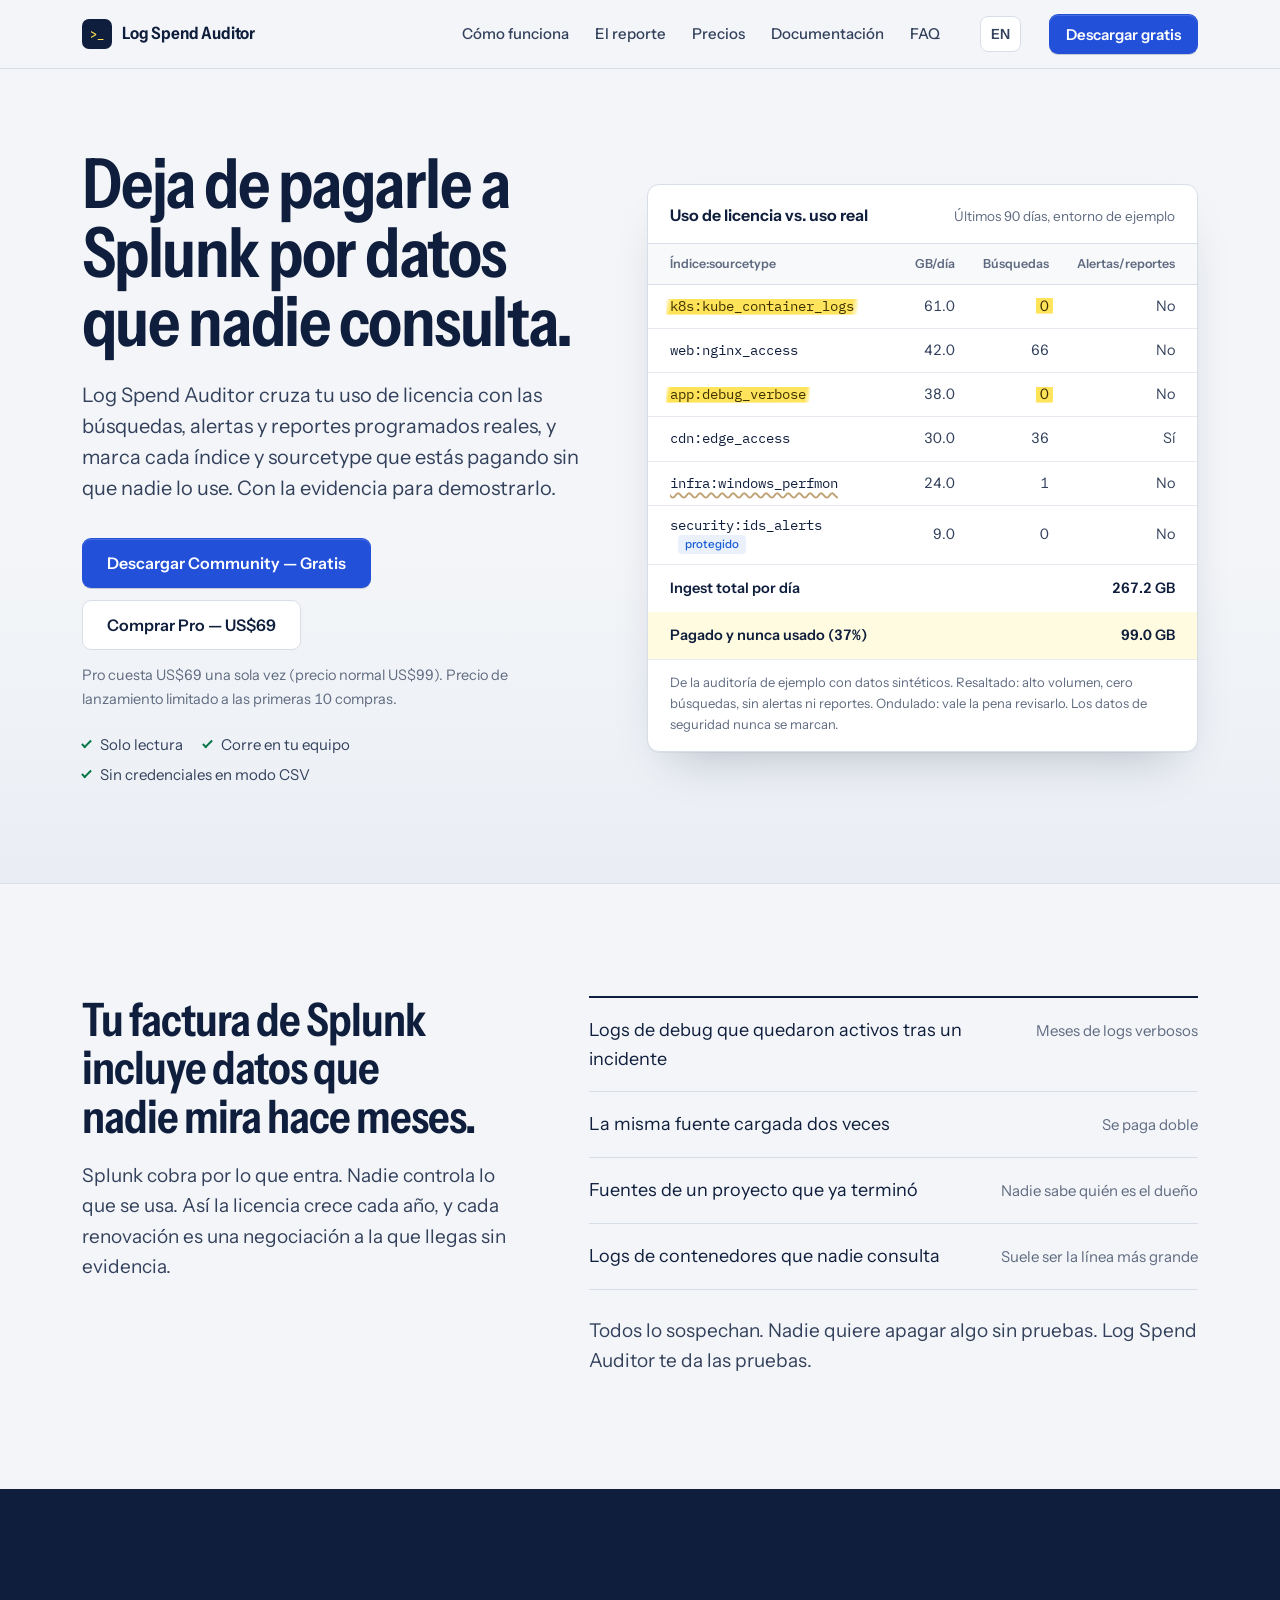
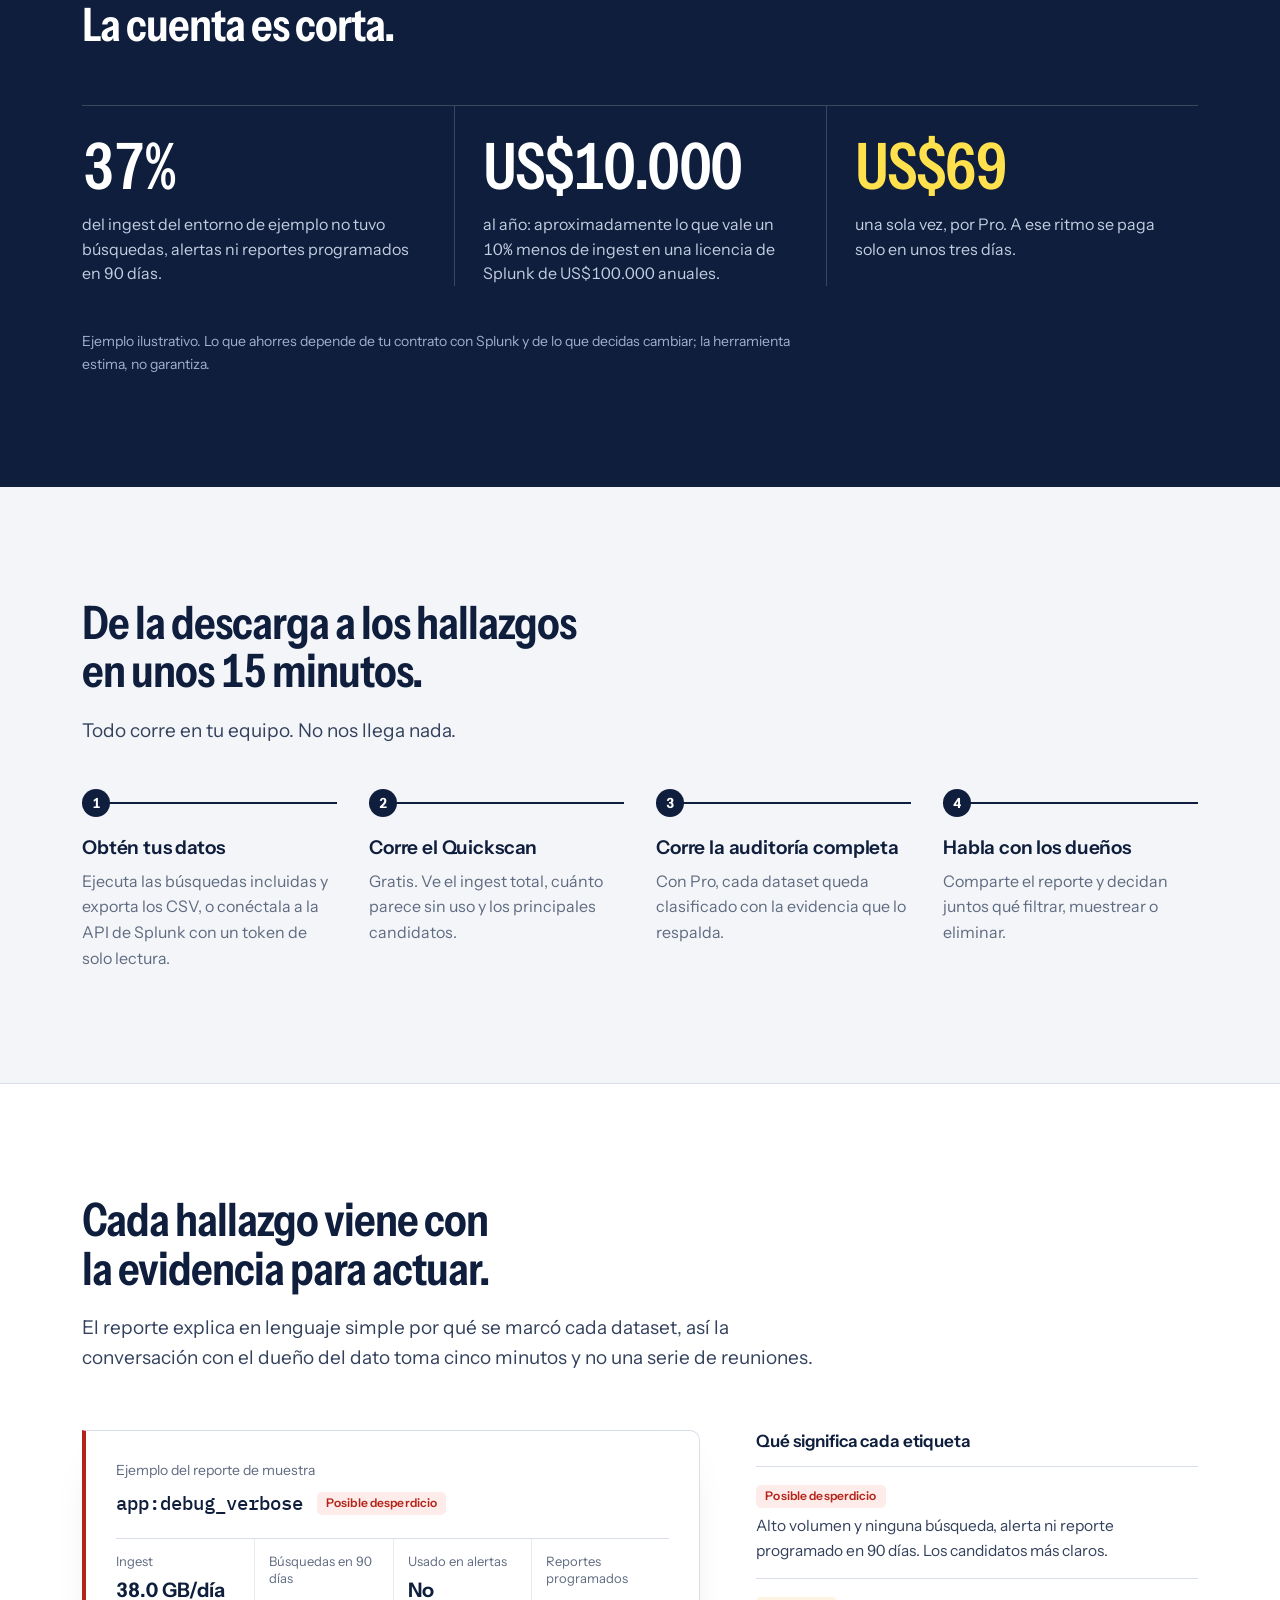
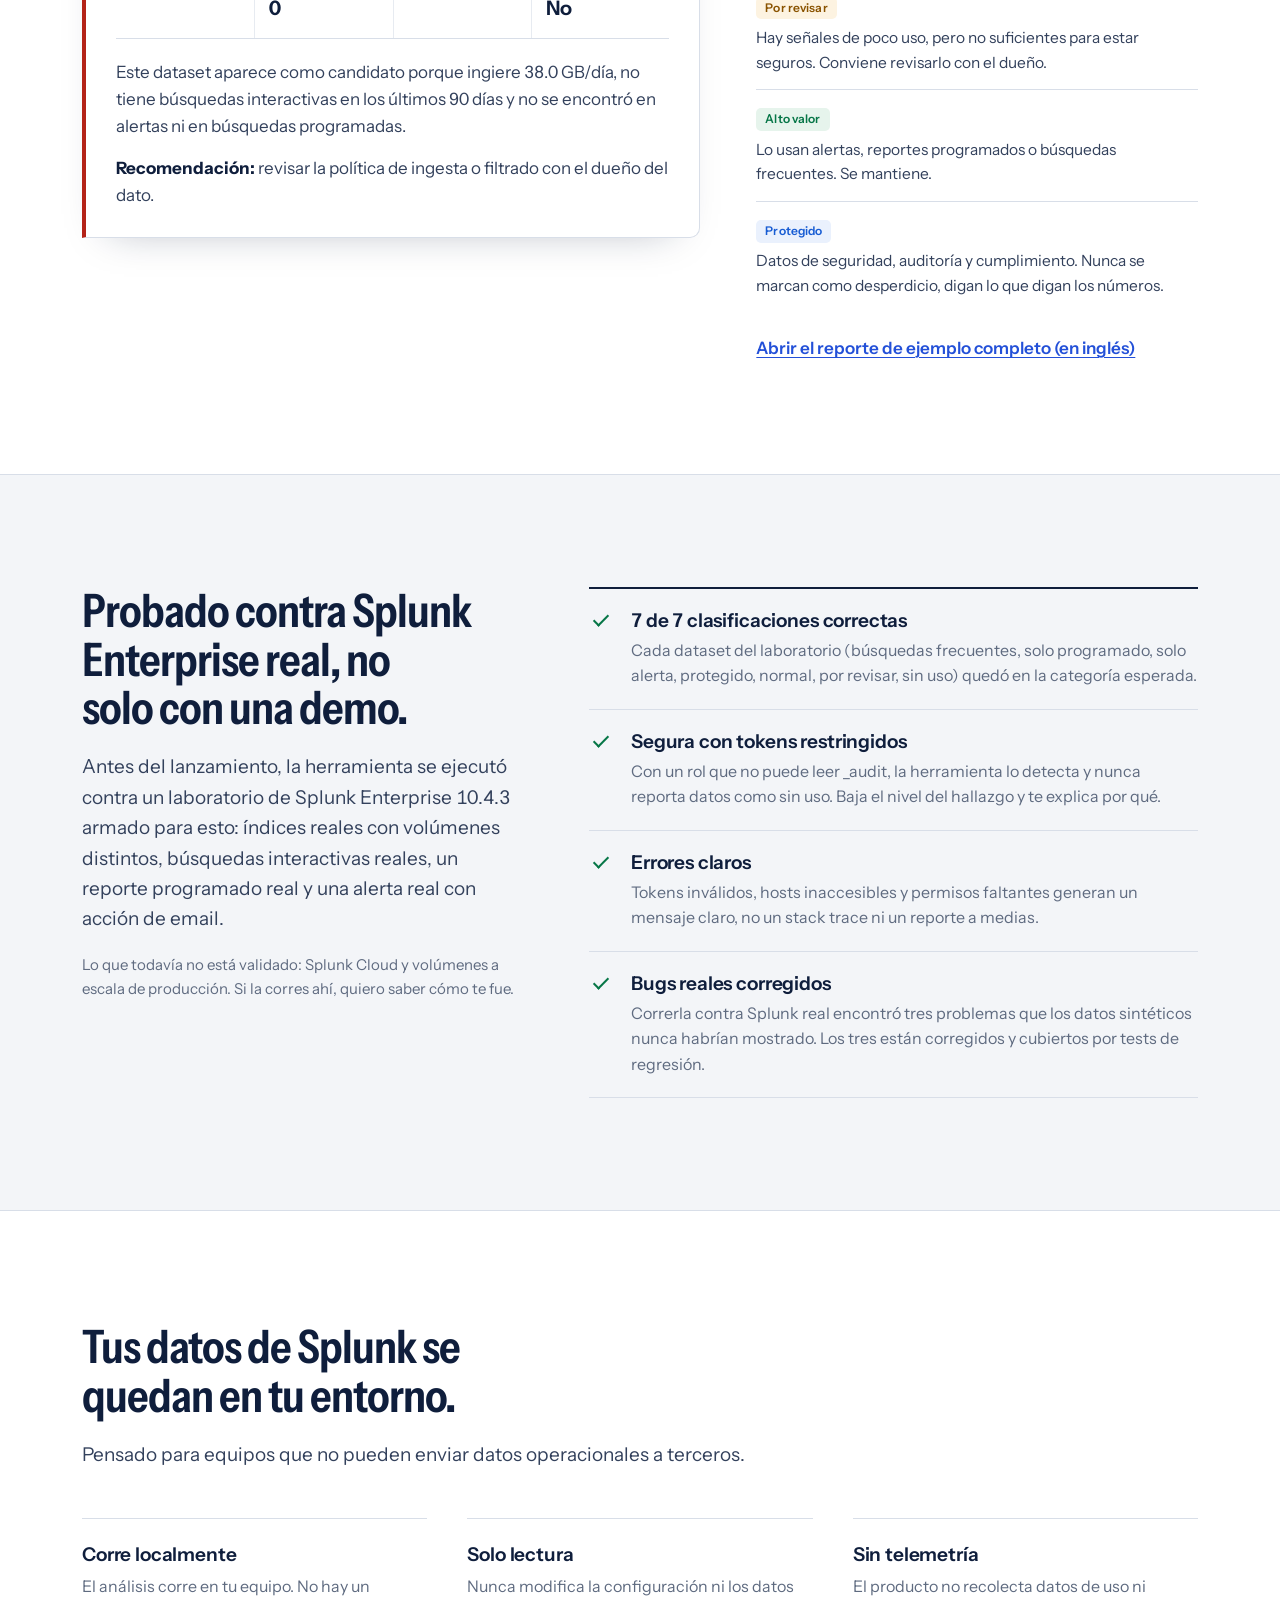
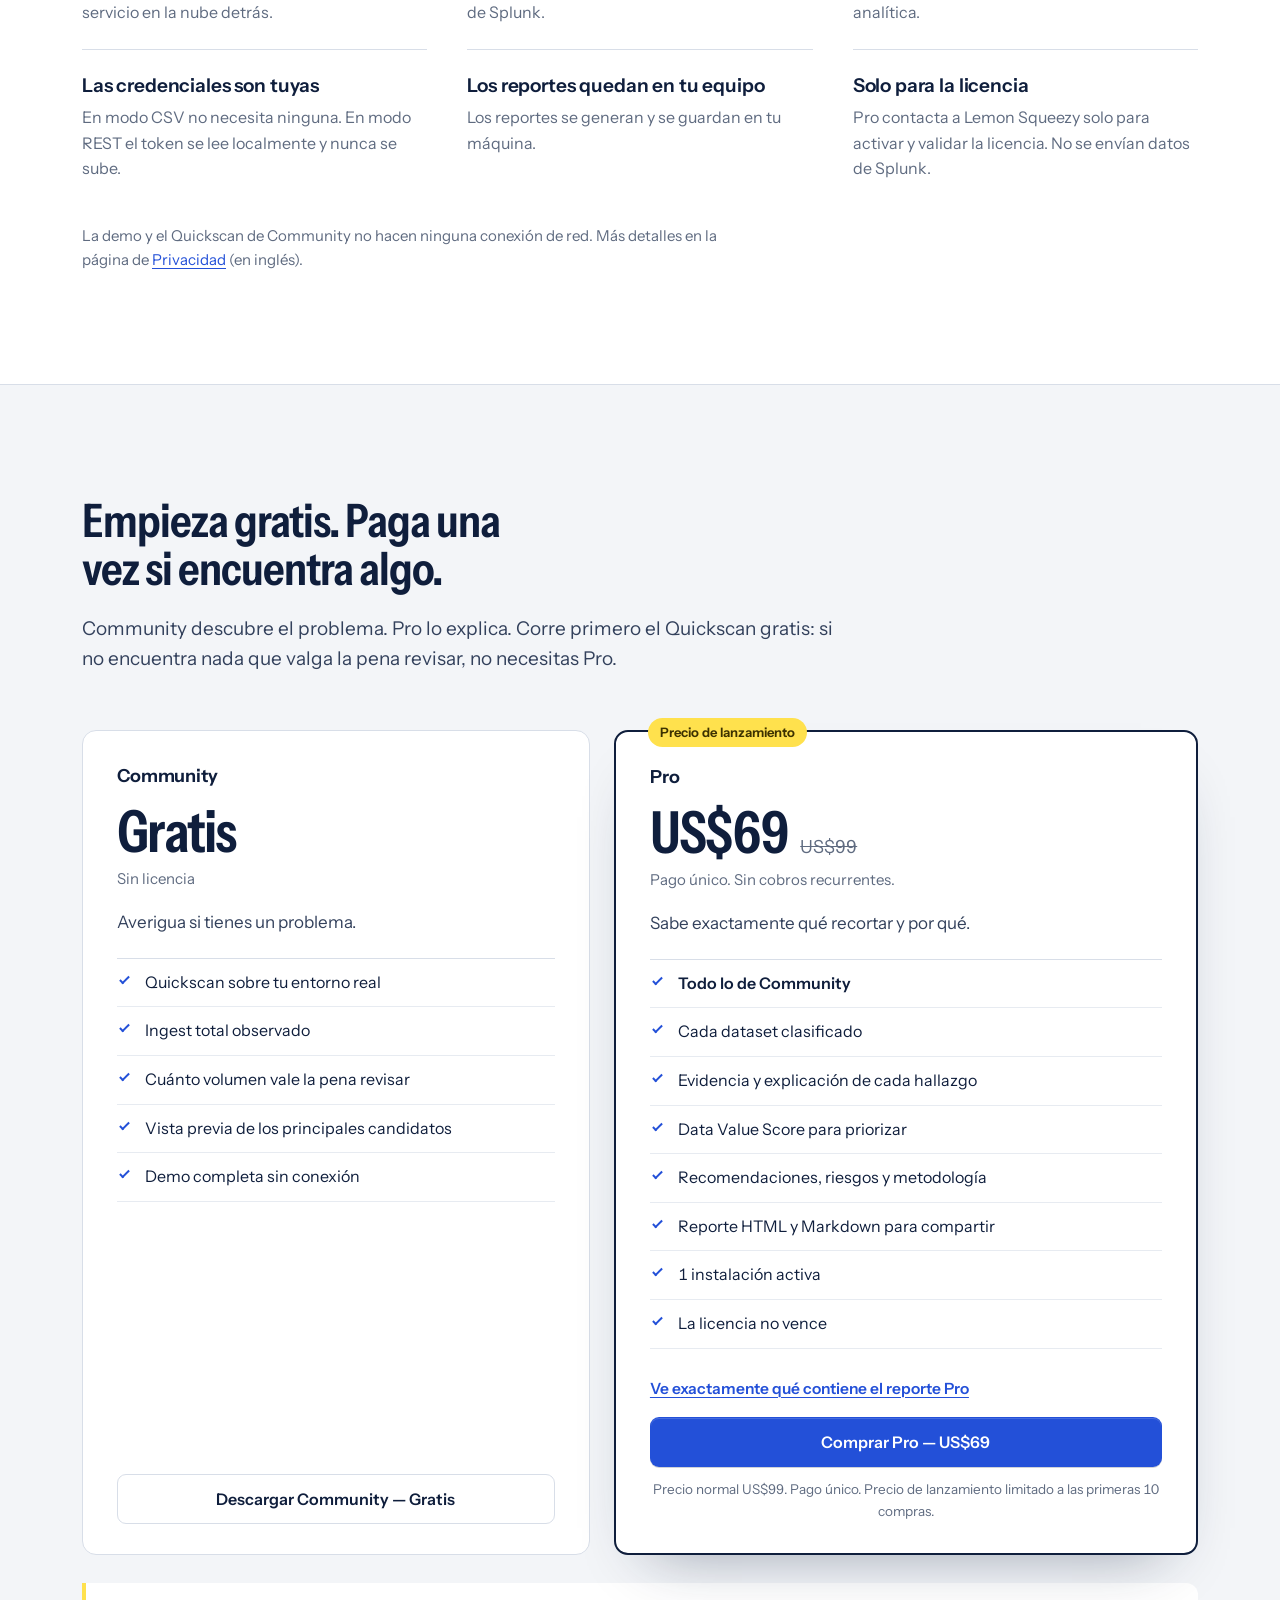
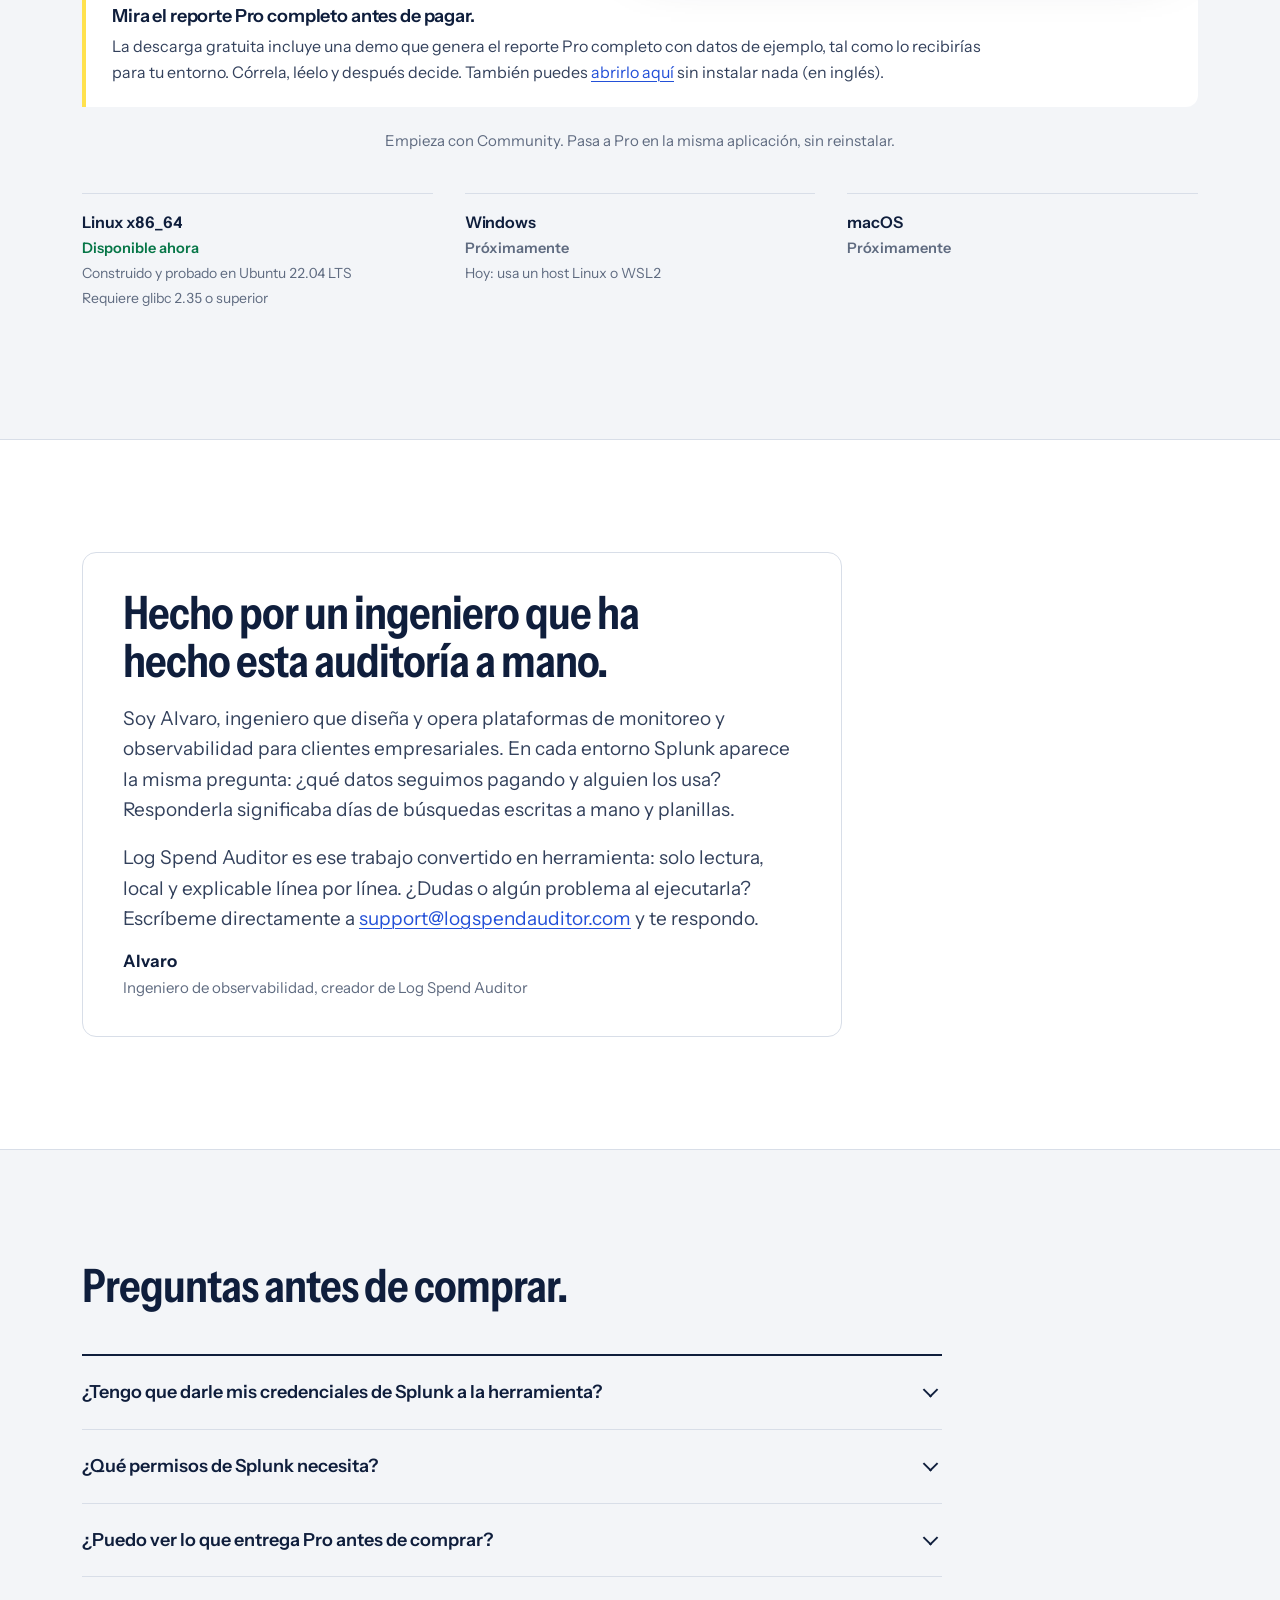
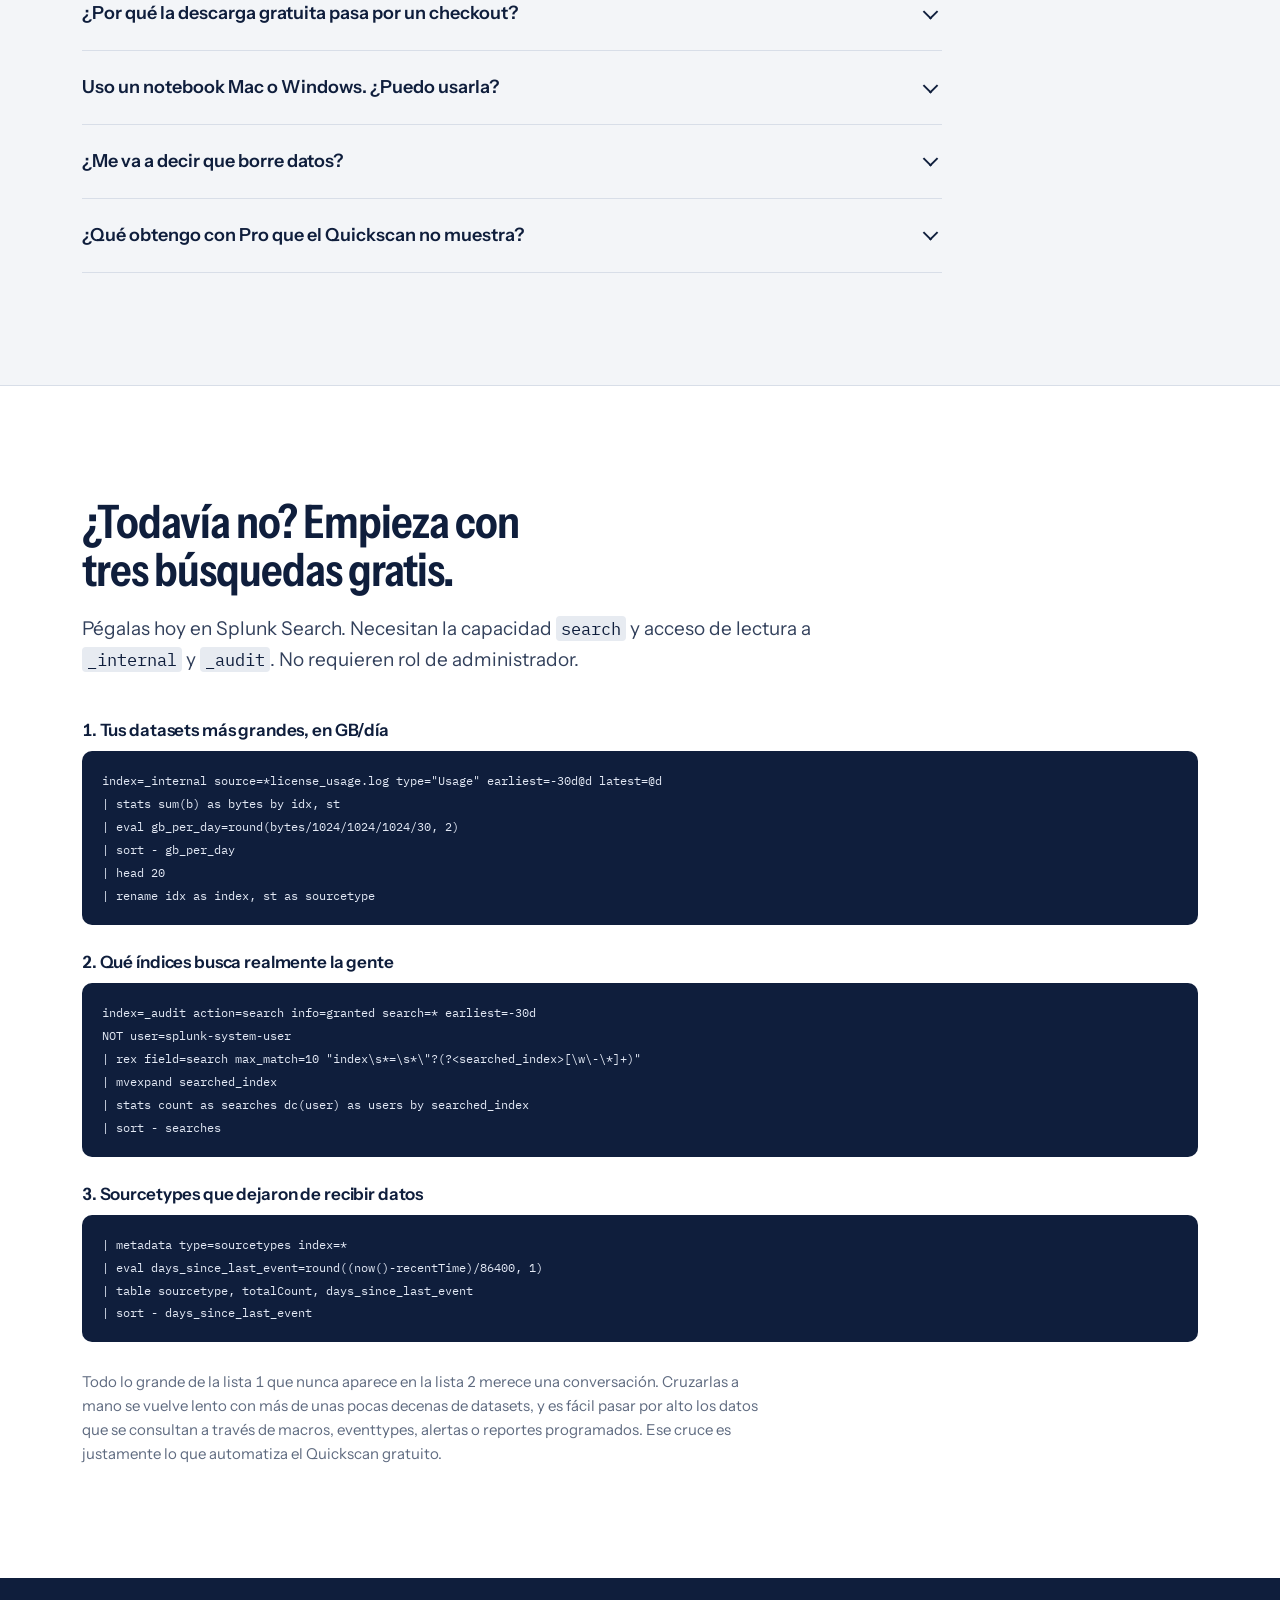
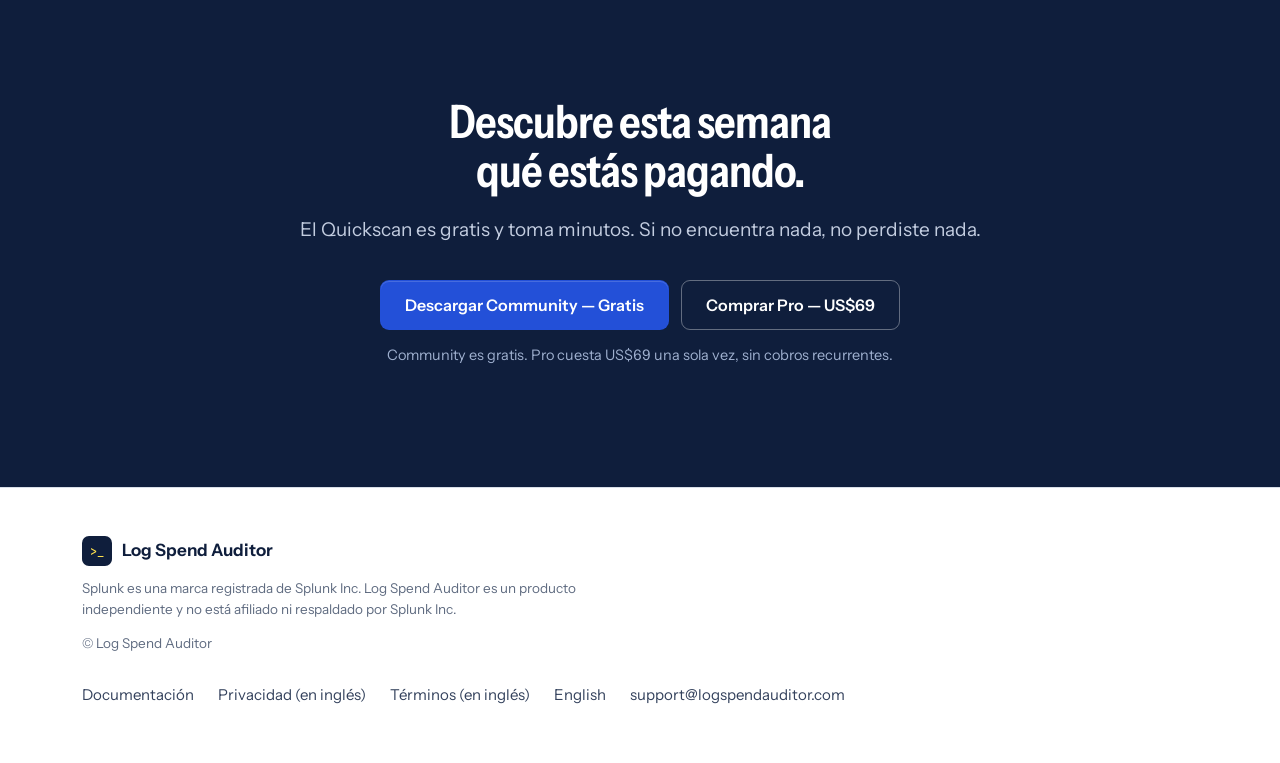
<file: es/index.html>
<!doctype html>
<!-- GENERATED by scripts/build_i18n.py from scripts/i18n/ — edit the template or the strings there, not this file. -->
<html lang="es">
<head>
<meta charset="utf-8">
<meta name="viewport" content="width=device-width, initial-scale=1">
<title>Log Spend Auditor — Deja de pagarle a Splunk por datos que nadie consulta</title>
<meta name="description" content="Encuentra los datos que pagas por ingerir en Splunk y que nadie busca, ni usa en alertas o reportes. Solo lectura, corre en tu equipo. Quickscan gratis; auditoría Pro de pago único de US$69.">
<link rel="canonical" href="https://logspendauditor.com/es/">
<link rel="alternate" hreflang="en" href="https://logspendauditor.com/">
<link rel="alternate" hreflang="es" href="https://logspendauditor.com/es/">
<link rel="alternate" hreflang="x-default" href="https://logspendauditor.com/">
<meta property="og:type" content="website">
<meta property="og:site_name" content="Log Spend Auditor">
<meta property="og:locale" content="es_LA">
<meta property="og:url" content="https://logspendauditor.com/es/">
<meta property="og:title" content="Log Spend Auditor — Deja de pagarle a Splunk por datos que nadie consulta">
<meta property="og:description" content="Encuentra los datos que pagas por ingerir en Splunk y que nadie usa. Solo lectura, local, pago único.">
<meta name="twitter:card" content="summary">
<meta name="theme-color" content="#0f1e3c">
<link rel="icon" type="image/svg+xml" href="../favicon.svg">
<link rel="preload" href="../fonts/instrument-sans.woff2" as="font" type="font/woff2" crossorigin>
<link rel="stylesheet" href="../site-v3.css">
</head>
<body>
<a class="skip" href="#main">Saltar al contenido</a>

<header class="site">
  <div class="wrap bar">
    <a class="brand" href="./" aria-label="Log Spend Auditor — inicio"><span class="mark" aria-hidden="true">&gt;_</span><span class="brand-name">Log Spend Auditor</span></a>
    <nav aria-label="Principal">
      <ul>
        <li><a href="#how-it-works">Cómo funciona</a></li>
        <li><a href="#report">El reporte</a></li>
        <li><a href="#pricing">Precios</a></li>
        <li><a href="docs/">Documentación</a></li>
        <li><a href="#faq">FAQ</a></li>
      </ul>
    </nav>
    <a class="lang" href="../" hreflang="en" lang="en" aria-label="View this page in English">EN</a>
    <a class="btn btn-primary btn-nav" href="https://logspendauditor.lemonsqueezy.com/checkout/buy/523549b0-405d-4bcf-a2f1-47c3e58e5934" rel="noopener">Descargar gratis</a>
  </div>
</header>

<main id="main">

  <section class="hero" aria-labelledby="hero-title">
    <div class="wrap hero-grid">
      <div class="hero-copy">
        <h1 id="hero-title">Deja de pagarle a Splunk por datos que nadie consulta.</h1>
        <p class="lead">Log Spend Auditor cruza tu uso de licencia con las búsquedas, alertas y reportes programados reales, y marca cada índice y sourcetype que estás pagando sin que nadie lo use. Con la evidencia para demostrarlo.</p>
        <div class="cta">
          <a class="btn btn-primary" href="https://logspendauditor.lemonsqueezy.com/checkout/buy/523549b0-405d-4bcf-a2f1-47c3e58e5934" rel="noopener">Descargar Community — Gratis</a>
          <a class="btn btn-secondary" href="https://logspendauditor.lemonsqueezy.com/checkout/buy/294c335c-f859-4297-9a2c-e9415ec3e669?checkout[discount_code]=LAUNCH69" rel="noopener">Comprar Pro — US$69</a>
        </div>
        <p class="price-note">Pro cuesta US$69 una sola vez (precio normal US$99). Precio de lanzamiento limitado a las primeras 10 compras.</p>
        <ul class="assure" aria-label="Características clave">
          <li>Solo lectura</li>
          <li>Corre en tu equipo</li>
          <li>Sin credenciales en modo CSV</li>
        </ul>
      </div>

      <figure class="statement" aria-labelledby="statement-cap">
        <div class="statement-head">
          <p class="statement-title">Uso de licencia vs. uso real</p>
          <p class="statement-meta">Últimos 90 días, entorno de ejemplo</p>
        </div>
        <table>
          <thead>
            <tr><th scope="col">Índice:sourcetype</th><th scope="col">GB/día</th><th scope="col">Búsquedas</th><th scope="col">Alertas/reportes</th></tr>
          </thead>
          <tbody>
            <tr><td class="ds"><span class="mk d1">k8s:kube_container_logs</span></td><td>61.0</td><td><span class="mk d1">0</span></td><td>No</td></tr>
            <tr><td class="ds">web:nginx_access</td><td>42.0</td><td>66</td><td>No</td></tr>
            <tr><td class="ds"><span class="mk d2">app:debug_verbose</span></td><td>38.0</td><td><span class="mk d2">0</span></td><td>No</td></tr>
            <tr><td class="ds">cdn:edge_access</td><td>30.0</td><td>36</td><td>Sí</td></tr>
            <tr><td class="ds"><span class="mk-review">infra:windows_perfmon</span></td><td>24.0</td><td>1</td><td>No</td></tr>
            <tr><td class="ds">security:ids_alerts<span class="note-protected">protegido</span></td><td>9.0</td><td>0</td><td>No</td></tr>
          </tbody>
          <tfoot>
            <tr><td colspan="3">Ingest total por día</td><td>267.2 GB</td></tr>
            <tr class="tot-waste"><td colspan="3">Pagado y nunca usado (37%)</td><td>99.0 GB</td></tr>
          </tfoot>
        </table>
        <figcaption id="statement-cap">De la auditoría de ejemplo con datos sintéticos. Resaltado: alto volumen, cero búsquedas, sin alertas ni reportes. Ondulado: vale la pena revisarlo. Los datos de seguridad nunca se marcan.</figcaption>
      </figure>
    </div>
  </section>

  <section class="section" id="problem" aria-labelledby="problem-title">
    <div class="wrap split">
      <div>
        <h2 id="problem-title">Tu factura de Splunk incluye datos que nadie mira hace meses.</h2>
        <p class="body-lg">Splunk cobra por lo que entra. Nadie controla lo que se usa. Así la licencia crece cada año, y cada renovación es una negociación a la que llegas sin evidencia.</p>
      </div>
      <div>
        <ul class="pain-list">
          <li><span class="what">Logs de debug que quedaron activos tras un incidente</span><span class="why">Meses de logs verbosos</span></li>
          <li><span class="what">La misma fuente cargada dos veces</span><span class="why">Se paga doble</span></li>
          <li><span class="what">Fuentes de un proyecto que ya terminó</span><span class="why">Nadie sabe quién es el dueño</span></li>
          <li><span class="what">Logs de contenedores que nadie consulta</span><span class="why">Suele ser la línea más grande</span></li>
        </ul>
        <p class="pain-close">Todos lo sospechan. Nadie quiere apagar algo sin pruebas. Log Spend Auditor te da las pruebas.</p>
      </div>
    </div>
  </section>

  <section class="math" id="math" aria-labelledby="math-title">
    <div class="wrap">
      <h2 id="math-title">La cuenta es corta.</h2>
      <ul class="math-grid">
        <li><span class="math-fig">37%</span><p>del ingest del entorno de ejemplo no tuvo búsquedas, alertas ni reportes programados en 90 días.</p></li>
        <li><span class="math-fig">US$10.000</span><p>al año: aproximadamente lo que vale un 10% menos de ingest en una licencia de Splunk de US$100.000 anuales.</p></li>
        <li><span class="math-fig">US$69</span><p>una sola vez, por Pro. A ese ritmo se paga solo en unos tres días.</p></li>
      </ul>
      <p class="math-foot">Ejemplo ilustrativo. Lo que ahorres depende de tu contrato con Splunk y de lo que decidas cambiar; la herramienta estima, no garantiza.</p>
    </div>
  </section>

  <section class="section" id="how-it-works" aria-labelledby="how-title">
    <div class="wrap">
      <div class="section-head">
        <h2 id="how-title">De la descarga a los hallazgos en unos 15 minutos.</h2>
        <p class="body-lg">Todo corre en tu equipo. No nos llega nada.</p>
      </div>
      <ol class="steps">
        <li><h3>Obtén tus datos</h3><p>Ejecuta las búsquedas incluidas y exporta los CSV, o conéctala a la API de Splunk con un token de solo lectura.</p></li>
        <li><h3>Corre el Quickscan</h3><p>Gratis. Ve el ingest total, cuánto parece sin uso y los principales candidatos.</p></li>
        <li><h3>Corre la auditoría completa</h3><p>Con Pro, cada dataset queda clasificado con la evidencia que lo respalda.</p></li>
        <li><h3>Habla con los dueños</h3><p>Comparte el reporte y decidan juntos qué filtrar, muestrear o eliminar.</p></li>
      </ol>
    </div>
  </section>

  <section class="section section-paper" id="report" aria-labelledby="report-title">
    <div class="wrap">
      <div class="section-head">
        <h2 id="report-title">Cada hallazgo viene con la evidencia para actuar.</h2>
        <p class="body-lg">El reporte explica en lenguaje simple por qué se marcó cada dataset, así la conversación con el dueño del dato toma cinco minutos y no una serie de reuniones.</p>
      </div>
      <div class="report-grid">
        <article class="finding" aria-label="Hallazgo de ejemplo del reporte de muestra">
          <p class="finding-kicker">Ejemplo del reporte de muestra</p>
          <div class="finding-head">
            <span class="finding-name">app:debug_verbose</span>
            <span class="status status-waste">Posible desperdicio</span>
          </div>
          <dl class="finding-signals">
            <div><dt>Ingest</dt><dd>38.0 GB/día</dd></div>
            <div><dt>Búsquedas en 90 días</dt><dd>0</dd></div>
            <div><dt>Usado en alertas</dt><dd>No</dd></div>
            <div><dt>Reportes programados</dt><dd>No</dd></div>
          </dl>
          <p class="finding-why">Este dataset aparece como candidato porque ingiere 38.0 GB/día, no tiene búsquedas interactivas en los últimos 90 días y no se encontró en alertas ni en búsquedas programadas.</p>
          <p class="finding-rec"><strong>Recomendación:</strong> revisar la política de ingesta o filtrado con el dueño del dato.</p>
        </article>
        <div class="legend">
          <h3>Qué significa cada etiqueta</h3>
          <dl>
            <div><dt><span class="status status-waste">Posible desperdicio</span></dt><dd>Alto volumen y ninguna búsqueda, alerta ni reporte programado en 90 días. Los candidatos más claros.</dd></div>
            <div><dt><span class="status status-review">Por revisar</span></dt><dd>Hay señales de poco uso, pero no suficientes para estar seguros. Conviene revisarlo con el dueño.</dd></div>
            <div><dt><span class="status status-value">Alto valor</span></dt><dd>Lo usan alertas, reportes programados o búsquedas frecuentes. Se mantiene.</dd></div>
            <div><dt><span class="status status-protected">Protegido</span></dt><dd>Datos de seguridad, auditoría y cumplimiento. Nunca se marcan como desperdicio, digan lo que digan los números.</dd></div>
          </dl>
          <p class="legend-link"><a href="../sample-report/">Abrir el reporte de ejemplo completo (en inglés)</a></p>
        </div>
      </div>
    </div>
  </section>

  <section class="section" id="tested" aria-labelledby="tested-title">
    <div class="wrap split">
      <div>
        <h2 id="tested-title">Probado contra Splunk Enterprise real, no solo con una demo.</h2>
        <p class="body-lg">Antes del lanzamiento, la herramienta se ejecutó contra un laboratorio de Splunk Enterprise 10.4.3 armado para esto: índices reales con volúmenes distintos, búsquedas interactivas reales, un reporte programado real y una alerta real con acción de email.</p>
        <p class="muted">Lo que todavía no está validado: Splunk Cloud y volúmenes a escala de producción. Si la corres ahí, quiero saber cómo te fue.</p>
      </div>
      <ul class="proof">
        <li><div><h3>7 de 7 clasificaciones correctas</h3><p>Cada dataset del laboratorio (búsquedas frecuentes, solo programado, solo alerta, protegido, normal, por revisar, sin uso) quedó en la categoría esperada.</p></div></li>
        <li><div><h3>Segura con tokens restringidos</h3><p>Con un rol que no puede leer _audit, la herramienta lo detecta y nunca reporta datos como sin uso. Baja el nivel del hallazgo y te explica por qué.</p></div></li>
        <li><div><h3>Errores claros</h3><p>Tokens inválidos, hosts inaccesibles y permisos faltantes generan un mensaje claro, no un stack trace ni un reporte a medias.</p></div></li>
        <li><div><h3>Bugs reales corregidos</h3><p>Correrla contra Splunk real encontró tres problemas que los datos sintéticos nunca habrían mostrado. Los tres están corregidos y cubiertos por tests de regresión.</p></div></li>
      </ul>
    </div>
  </section>

  <section class="section section-paper" id="security" aria-labelledby="security-title">
    <div class="wrap">
      <div class="section-head">
        <h2 id="security-title">Tus datos de Splunk se quedan en tu entorno.</h2>
        <p class="body-lg">Pensado para equipos que no pueden enviar datos operacionales a terceros.</p>
      </div>
      <ul class="facts">
        <li><h3>Corre localmente</h3><p>El análisis corre en tu equipo. No hay un servicio en la nube detrás.</p></li>
        <li><h3>Solo lectura</h3><p>Nunca modifica la configuración ni los datos de Splunk.</p></li>
        <li><h3>Sin telemetría</h3><p>El producto no recolecta datos de uso ni analítica.</p></li>
        <li><h3>Las credenciales son tuyas</h3><p>En modo CSV no necesita ninguna. En modo REST el token se lee localmente y nunca se sube.</p></li>
        <li><h3>Los reportes quedan en tu equipo</h3><p>Los reportes se generan y se guardan en tu máquina.</p></li>
        <li><h3>Solo para la licencia</h3><p>Pro contacta a Lemon Squeezy solo para activar y validar la licencia. No se envían datos de Splunk.</p></li>
      </ul>
      <p class="muted">La demo y el Quickscan de Community no hacen ninguna conexión de red. Más detalles en la página de <a href="../privacy/">Privacidad</a> (en inglés).</p>
    </div>
  </section>

  <section class="section" id="pricing" aria-labelledby="pricing-title">
    <div class="wrap">
      <div class="section-head">
        <h2 id="pricing-title">Empieza gratis. Paga una vez si encuentra algo.</h2>
        <p class="body-lg">Community descubre el problema. Pro lo explica. Corre primero el Quickscan gratis: si no encuentra nada que valga la pena revisar, no necesitas Pro.</p>
      </div>
      <div class="pricing-grid">
        <article class="plan" aria-labelledby="plan-community">
          <h3 id="plan-community" class="plan-name">Community</h3>
          <div class="plan-price"><span class="plan-amount">Gratis</span></div>
          <p class="plan-sub">Sin licencia</p>
          <p class="plan-tagline">Averigua si tienes un problema.</p>
          <ul class="check">
            <li>Quickscan sobre tu entorno real</li>
            <li>Ingest total observado</li>
            <li>Cuánto volumen vale la pena revisar</li>
            <li>Vista previa de los principales candidatos</li>
            <li>Demo completa sin conexión</li>
          </ul>
          <a class="btn btn-secondary btn-block" href="https://logspendauditor.lemonsqueezy.com/checkout/buy/523549b0-405d-4bcf-a2f1-47c3e58e5934" rel="noopener">Descargar Community — Gratis</a>
        </article>
        <article class="plan plan-pro" aria-labelledby="plan-pro">
          <p class="plan-badge">Precio de lanzamiento</p>
          <h3 id="plan-pro" class="plan-name">Pro</h3>
          <div class="plan-price"><span class="plan-amount">US$69</span><span class="plan-was">US$99</span></div>
          <p class="plan-sub">Pago único. Sin cobros recurrentes.</p>
          <p class="plan-tagline">Sabe exactamente qué recortar y por qué.</p>
          <ul class="check">
            <li class="strong">Todo lo de Community</li>
            <li>Cada dataset clasificado</li>
            <li>Evidencia y explicación de cada hallazgo</li>
            <li>Data Value Score para priorizar</li>
            <li>Recomendaciones, riesgos y metodología</li>
            <li>Reporte HTML y Markdown para compartir</li>
            <li>1 instalación activa</li>
            <li>La licencia no vence</li>
          </ul>
          <p class="plan-sample"><a href="../sample-report/">Ve exactamente qué contiene el reporte Pro</a></p>
          <a class="btn btn-primary btn-block" href="https://logspendauditor.lemonsqueezy.com/checkout/buy/294c335c-f859-4297-9a2c-e9415ec3e669?checkout[discount_code]=LAUNCH69" rel="noopener">Comprar Pro — US$69</a>
          <p class="plan-fine">Precio normal US$99. Pago único. Precio de lanzamiento limitado a las primeras 10 compras.</p>
        </article>
      </div>
      <div class="try-first">
        <h3>Mira el reporte Pro completo antes de pagar.</h3>
        <p>La descarga gratuita incluye una demo que genera el reporte Pro completo con datos de ejemplo, tal como lo recibirías para tu entorno. Córrela, léelo y después decide. También puedes <a href="../sample-report/">abrirlo aquí</a> sin instalar nada (en inglés).</p>
      </div>
      <p class="upgrade-note">Empieza con Community. Pasa a Pro en la misma aplicación, sin reinstalar.</p>
      <ul class="platforms" aria-label="Plataformas soportadas">
        <li>
          <h3>Linux x86_64</h3>
          <p class="plat-status status-ok">Disponible ahora</p>
          <p class="plat-detail">Construido y probado en Ubuntu 22.04 LTS</p>
          <p class="plat-detail">Requiere glibc 2.35 o superior</p>
        </li>
        <li>
          <h3>Windows</h3>
          <p class="plat-status status-later">Próximamente</p>
          <p class="plat-detail">Hoy: usa un host Linux o WSL2</p>
        </li>
        <li>
          <h3>macOS</h3>
          <p class="plat-status status-later">Próximamente</p>
        </li>
      </ul>
    </div>
  </section>

  <section class="section section-paper" id="builder" aria-labelledby="builder-title">
    <div class="wrap">
      <div class="note-card">
        <h2 id="builder-title">Hecho por un ingeniero que ha hecho esta auditoría a mano.</h2>
        <p class="body-lg">Soy Alvaro, ingeniero que diseña y opera plataformas de monitoreo y observabilidad para clientes empresariales. En cada entorno Splunk aparece la misma pregunta: ¿qué datos seguimos pagando y alguien los usa? Responderla significaba días de búsquedas escritas a mano y planillas.</p>
        <p class="body-lg">Log Spend Auditor es ese trabajo convertido en herramienta: solo lectura, local y explicable línea por línea. ¿Dudas o algún problema al ejecutarla? Escríbeme directamente a <a href="mailto:support@logspendauditor.com">support@logspendauditor.com</a> y te respondo.</p>
        <p class="signature">Alvaro<span>Ingeniero de observabilidad, creador de Log Spend Auditor</span></p>
      </div>
    </div>
  </section>

  <section class="section" id="faq" aria-labelledby="faq-title">
    <div class="wrap">
      <h2 id="faq-title">Preguntas antes de comprar.</h2>
      <div class="faq">
        <details><summary>¿Tengo que darle mis credenciales de Splunk a la herramienta?</summary><p>No. En modo CSV tú ejecutas las búsquedas incluidas, exportas los resultados y le indicas la carpeta a la herramienta. Nunca se conecta a Splunk. El modo REST es opcional y usa un token de solo lectura que tú entregas y que no sale de tu equipo.</p></details>
        <details><summary>¿Qué permisos de Splunk necesita?</summary><p>La capacidad <code>search</code> y acceso de lectura a <code>_internal</code> (uso de licencia) y <code>_audit</code> (actividad de búsquedas). No requiere rol de administrador. Nunca crea, modifica ni borra configuración o datos.</p></details>
        <details><summary>¿Puedo ver lo que entrega Pro antes de comprar?</summary><p>Sí. Ejecuta <code>splunk-spend-auditor demo</code> desde la descarga gratuita: genera el reporte Pro completo con datos de ejemplo. El mismo reporte está <a href="../sample-report/">en este sitio</a> (en inglés). Y el Quickscan gratis sobre tus propios datos te dice si hay algo que valga la pena auditar antes de pagar.</p></details>
        <details><summary>¿Por qué la descarga gratuita pasa por un checkout?</summary><p>Community se entrega a través de Lemon Squeezy para que recibas por email un enlace de descarga permanente. No cuesta nada y no requiere clave de licencia.</p></details>
        <details><summary>Uso un notebook Mac o Windows. ¿Puedo usarla?</summary><p>La versión actual corre en Linux x86_64 con glibc 2.35 o superior, por ejemplo un jump host, una VM o WSL2 con Ubuntu 22.04. Las versiones nativas para macOS y Windows vienen más adelante.</p></details>
        <details><summary>¿Me va a decir que borre datos?</summary><p>No. Clasifica cada índice y sourcetype y muestra la evidencia detrás. Los hallazgos son candidatos para revisar con el dueño del dato; el ahorro es una estimación, no una garantía, y tú decides qué cambiar.</p></details>
        <details><summary>¿Qué obtengo con Pro que el Quickscan no muestra?</summary><p>La clasificación de cada dataset, la evidencia y explicación de cada uno, el Data Value Score, recomendaciones, riesgos y metodología, en un reporte HTML y Markdown que puedes compartir. <a href="../sample-report/">Aquí hay un ejemplo completo</a> (en inglés).</p></details>
      </div>
    </div>
  </section>

  <section class="section section-paper" id="free-queries" aria-labelledby="queries-title">
    <div class="wrap">
      <div class="section-head">
        <h2 id="queries-title">¿Todavía no? Empieza con tres búsquedas gratis.</h2>
        <p class="body-lg">Pégalas hoy en Splunk Search. Necesitan la capacidad <code>search</code> y acceso de lectura a <code>_internal</code> y <code>_audit</code>. No requieren rol de administrador.</p>
      </div>
      <ol class="queries">
        <li>
          <h3>1. Tus datasets más grandes, en GB/día</h3>
          <pre><code>index=_internal source=*license_usage.log type="Usage" earliest=-30d@d latest=@d
| stats sum(b) as bytes by idx, st
| eval gb_per_day=round(bytes/1024/1024/1024/30, 2)
| sort - gb_per_day
| head 20
| rename idx as index, st as sourcetype</code></pre>
        </li>
        <li>
          <h3>2. Qué índices busca realmente la gente</h3>
          <pre><code>index=_audit action=search info=granted search=* earliest=-30d
NOT user=splunk-system-user
| rex field=search max_match=10 "index\s*=\s*\"?(?&lt;searched_index&gt;[\w\-\*]+)"
| mvexpand searched_index
| stats count as searches dc(user) as users by searched_index
| sort - searches</code></pre>
        </li>
        <li>
          <h3>3. Sourcetypes que dejaron de recibir datos</h3>
          <pre><code>| metadata type=sourcetypes index=*
| eval days_since_last_event=round((now()-recentTime)/86400, 1)
| table sourcetype, totalCount, days_since_last_event
| sort - days_since_last_event</code></pre>
        </li>
      </ol>
      <p class="muted">Todo lo grande de la lista 1 que nunca aparece en la lista 2 merece una conversación. Cruzarlas a mano se vuelve lento con más de unas pocas decenas de datasets, y es fácil pasar por alto los datos que se consultan a través de macros, eventtypes, alertas o reportes programados. Ese cruce es justamente lo que automatiza el Quickscan gratuito.</p>
    </div>
  </section>

  <section class="final" id="get-started" aria-labelledby="final-title">
    <div class="wrap final-inner">
      <h2 id="final-title">Descubre esta semana qué estás pagando.</h2>
      <p class="body-lg">El Quickscan es gratis y toma minutos. Si no encuentra nada, no perdiste nada.</p>
      <div class="cta cta-center">
        <a class="btn btn-primary" href="https://logspendauditor.lemonsqueezy.com/checkout/buy/523549b0-405d-4bcf-a2f1-47c3e58e5934" rel="noopener">Descargar Community — Gratis</a>
        <a class="btn btn-secondary" href="https://logspendauditor.lemonsqueezy.com/checkout/buy/294c335c-f859-4297-9a2c-e9415ec3e669?checkout[discount_code]=LAUNCH69" rel="noopener">Comprar Pro — US$69</a>
      </div>
      <p class="price-note">Community es gratis. Pro cuesta US$69 una sola vez, sin cobros recurrentes.</p>
    </div>
  </section>
</main>

<footer class="site-foot">
  <div class="wrap foot-grid">
    <div>
      <p class="foot-brand"><span class="mark" aria-hidden="true">&gt;_</span> Log Spend Auditor</p>
      <p class="legal">Splunk es una marca registrada de Splunk Inc. Log Spend Auditor es un producto independiente y no está afiliado ni respaldado por Splunk Inc.</p>
      <p class="legal">&copy; Log Spend Auditor</p>
    </div>
    <nav aria-label="Pie de página">
      <ul class="links">
        <li><a href="docs/">Documentación</a></li>
        <li><a href="../privacy/">Privacidad (en inglés)</a></li>
        <li><a href="../terms/">Términos (en inglés)</a></li>
        <li><a href="../" hreflang="en" lang="en">English</a></li>
        <li><a href="mailto:support@logspendauditor.com">support@logspendauditor.com</a></li>
      </ul>
    </nav>
  </div>
</footer>
</body>
</html>
</file>
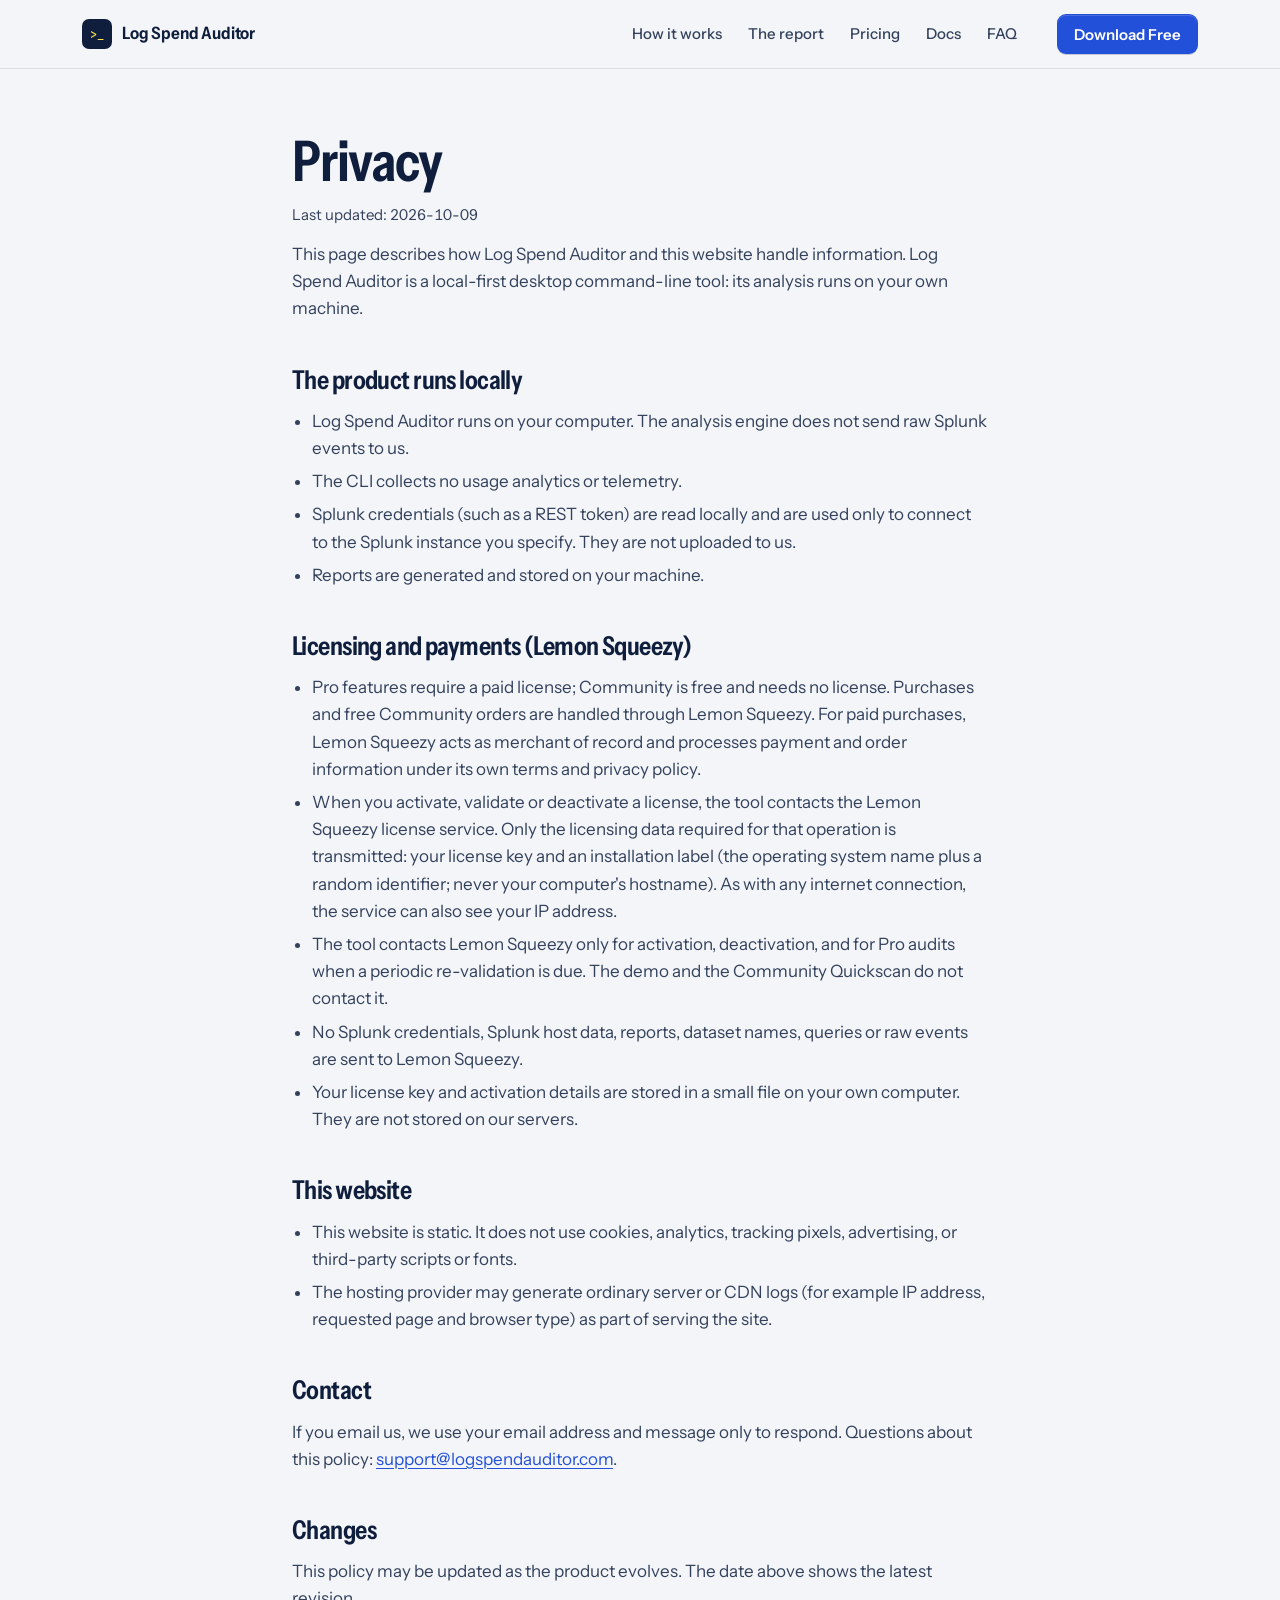
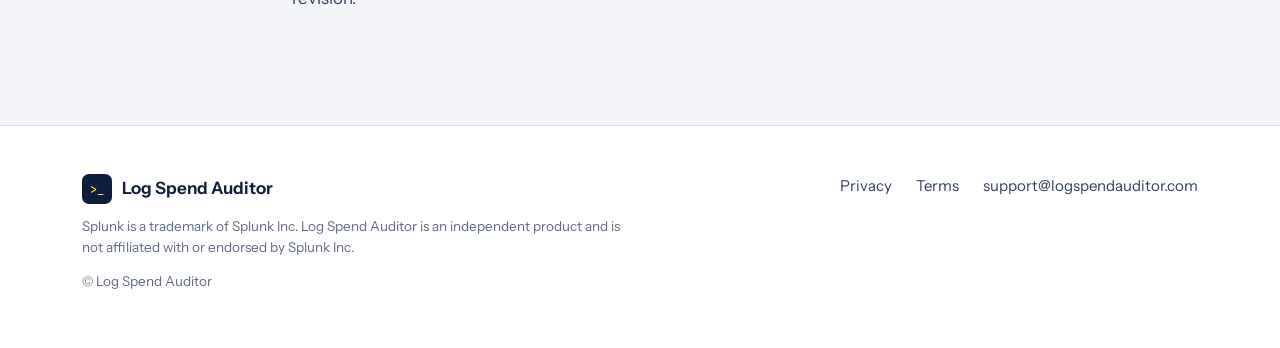
<file: privacy/index.html>
<!doctype html>
<html lang="en" class="quiet">
<head>
<meta charset="utf-8">
<meta name="viewport" content="width=device-width, initial-scale=1">
<title>Privacy — Log Spend Auditor</title>
<meta name="description" content="How Log Spend Auditor and this website handle information: the product runs locally, collects no telemetry and does not send Splunk data to us.">
<link rel="canonical" href="https://logspendauditor.com/privacy/">
<meta property="og:type" content="website">
<meta property="og:site_name" content="Log Spend Auditor">
<meta property="og:url" content="https://logspendauditor.com/privacy/">
<meta property="og:title" content="Privacy — Log Spend Auditor">
<meta property="og:description" content="How Log Spend Auditor and this website handle information: the product runs locally, collects no telemetry and does not send Splunk data to us.">
<meta name="theme-color" content="#0f1e3c">
<link rel="icon" type="image/svg+xml" href="../favicon.svg">
<link rel="stylesheet" href="../site-v3.css">
</head>
<body>
<a class="skip" href="#main">Skip to content</a>

<header class="site">
  <div class="wrap bar">
    <a class="brand" href="../" aria-label="Log Spend Auditor — home"><span class="mark" aria-hidden="true">&gt;_</span><span class="brand-name">Log Spend Auditor</span></a>
    <nav aria-label="Primary">
      <ul>
        <li><a href="../#how-it-works">How it works</a></li>
        <li><a href="../#report">The report</a></li>
        <li><a href="../#pricing">Pricing</a></li>
        <li><a href="../docs/">Docs</a></li>
        <li><a href="../#faq">FAQ</a></li>
      </ul>
    </nav>
    <a class="btn btn-primary btn-nav" href="https://logspendauditor.lemonsqueezy.com/checkout/buy/523549b0-405d-4bcf-a2f1-47c3e58e5934" rel="noopener">Download Free</a>
  </div>
</header>
<main id="main">
<section class="doc">
<div class="wrap prose">
<h1>Privacy</h1>
<p class="note">Last updated: 2026-10-09</p>
<p>This page describes how Log Spend Auditor and this website handle information. Log Spend Auditor is a local-first desktop command-line tool: its analysis runs on your own machine.</p>

<h2>The product runs locally</h2>
<ul>
<li>Log Spend Auditor runs on your computer. The analysis engine does not send raw Splunk events to us.</li>
<li>The CLI collects no usage analytics or telemetry.</li>
<li>Splunk credentials (such as a REST token) are read locally and are used only to connect to the Splunk instance you specify. They are not uploaded to us.</li>
<li>Reports are generated and stored on your machine.</li>
</ul>

<h2>Licensing and payments (Lemon Squeezy)</h2>
<ul>
<li>Pro features require a paid license; Community is free and needs no license. Purchases and free Community orders are handled through Lemon Squeezy. For paid purchases, Lemon Squeezy acts as merchant of record and processes payment and order information under its own terms and privacy policy.</li>
<li>When you activate, validate or deactivate a license, the tool contacts the Lemon Squeezy license service. Only the licensing data required for that operation is transmitted: your license key and an installation label (the operating system name plus a random identifier; never your computer's hostname). As with any internet connection, the service can also see your IP address.</li>
<li>The tool contacts Lemon Squeezy only for activation, deactivation, and for Pro audits when a periodic re-validation is due. The demo and the Community Quickscan do not contact it.</li>
<li>No Splunk credentials, Splunk host data, reports, dataset names, queries or raw events are sent to Lemon Squeezy.</li>
<li>Your license key and activation details are stored in a small file on your own computer. They are not stored on our servers.</li>
</ul>

<h2>This website</h2>
<ul>
<li>This website is static. It does not use cookies, analytics, tracking pixels, advertising, or third-party scripts or fonts.</li>
<li>The hosting provider may generate ordinary server or CDN logs (for example IP address, requested page and browser type) as part of serving the site.</li>
</ul>

<h2>Contact</h2>
<p>If you email us, we use your email address and message only to respond. Questions about this policy: <a href="mailto:support@logspendauditor.com">support@logspendauditor.com</a>.</p>

<h2>Changes</h2>
<p>This policy may be updated as the product evolves. The date above shows the latest revision.</p>
</div>
</section>
</main>
<footer class="site-foot">
  <div class="wrap foot-grid">
    <div>
      <p class="foot-brand"><span class="mark" aria-hidden="true">&gt;_</span> Log Spend Auditor</p>
      <p class="legal">Splunk is a trademark of Splunk Inc. Log Spend Auditor is an independent product and is not affiliated with or endorsed by Splunk Inc.</p>
      <p class="legal">&copy; Log Spend Auditor</p>
    </div>
    <nav aria-label="Footer">
      <ul class="links">
        <li><a href="../privacy/">Privacy</a></li>
        <li><a href="../terms/">Terms</a></li>
        <li><a href="mailto:support@logspendauditor.com">support@logspendauditor.com</a></li>
      </ul>
    </nav>
  </div>
</footer>
</body>
</html>
</file>
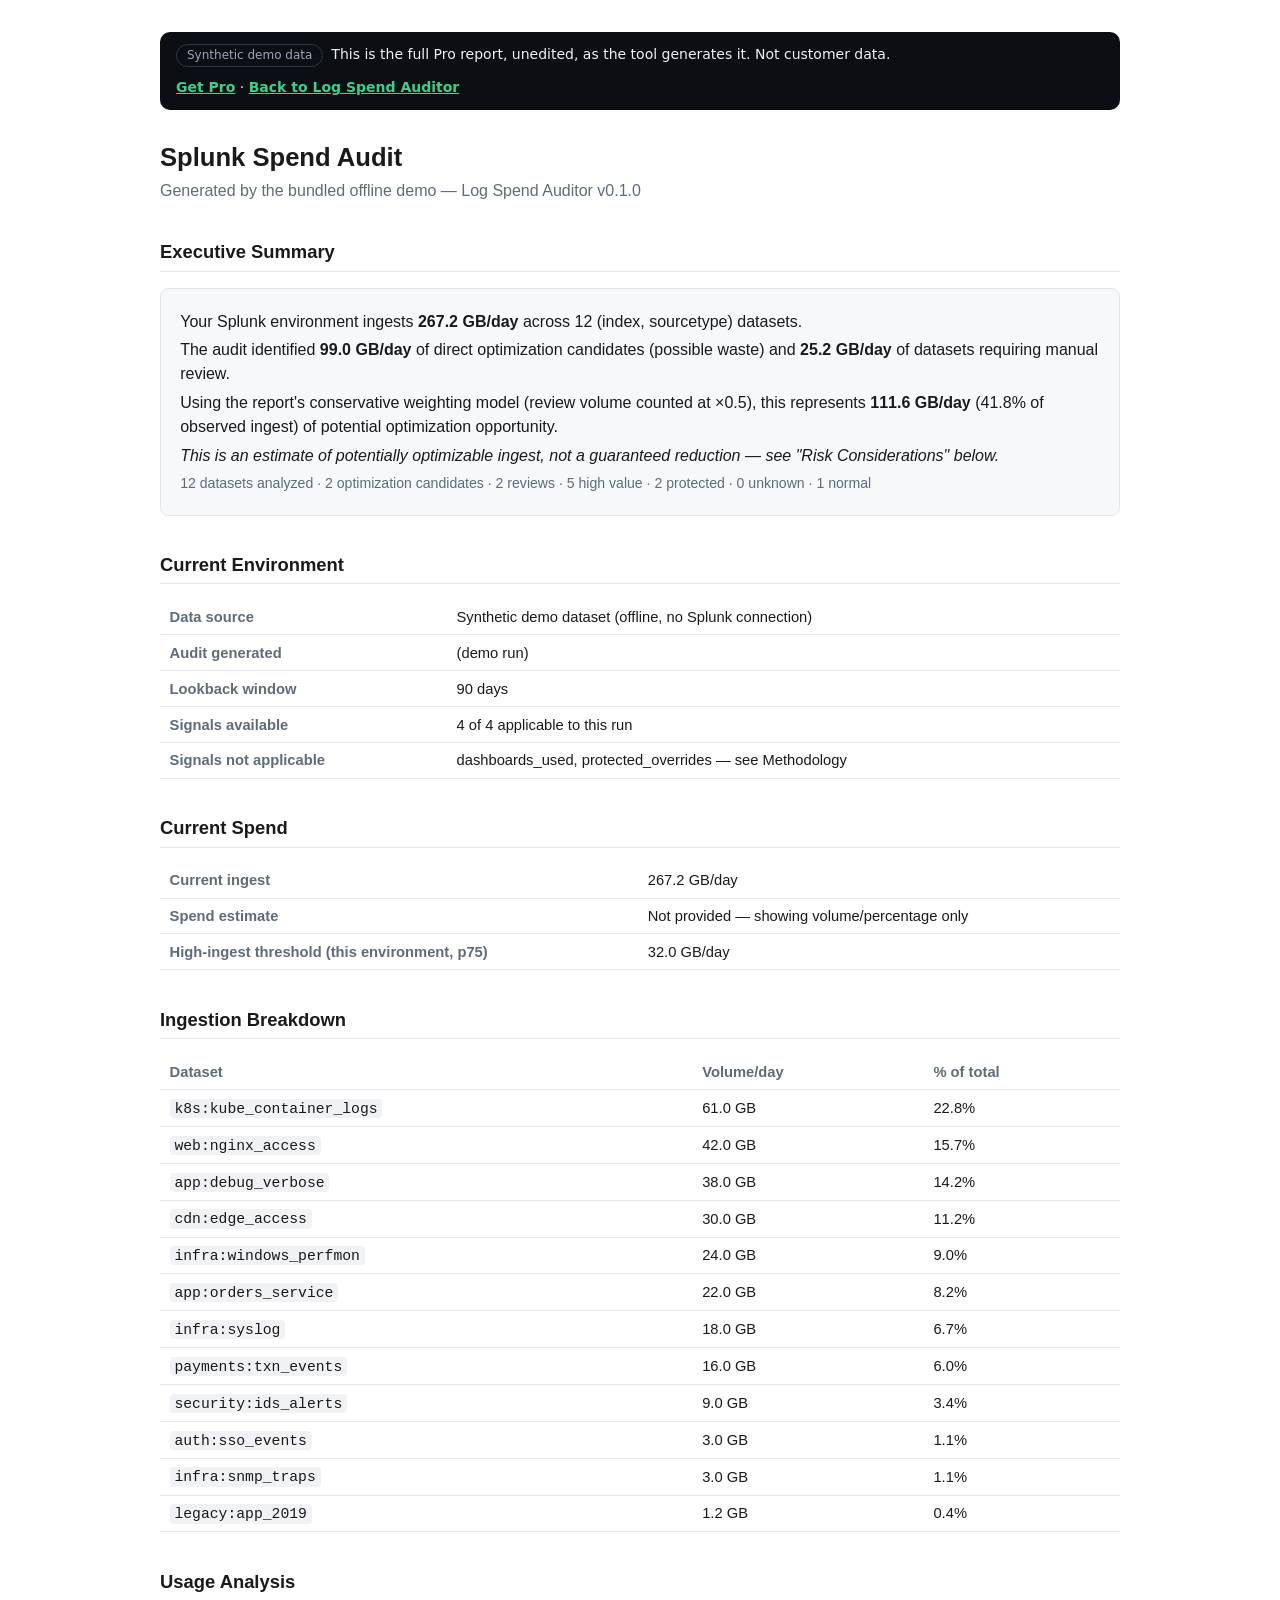
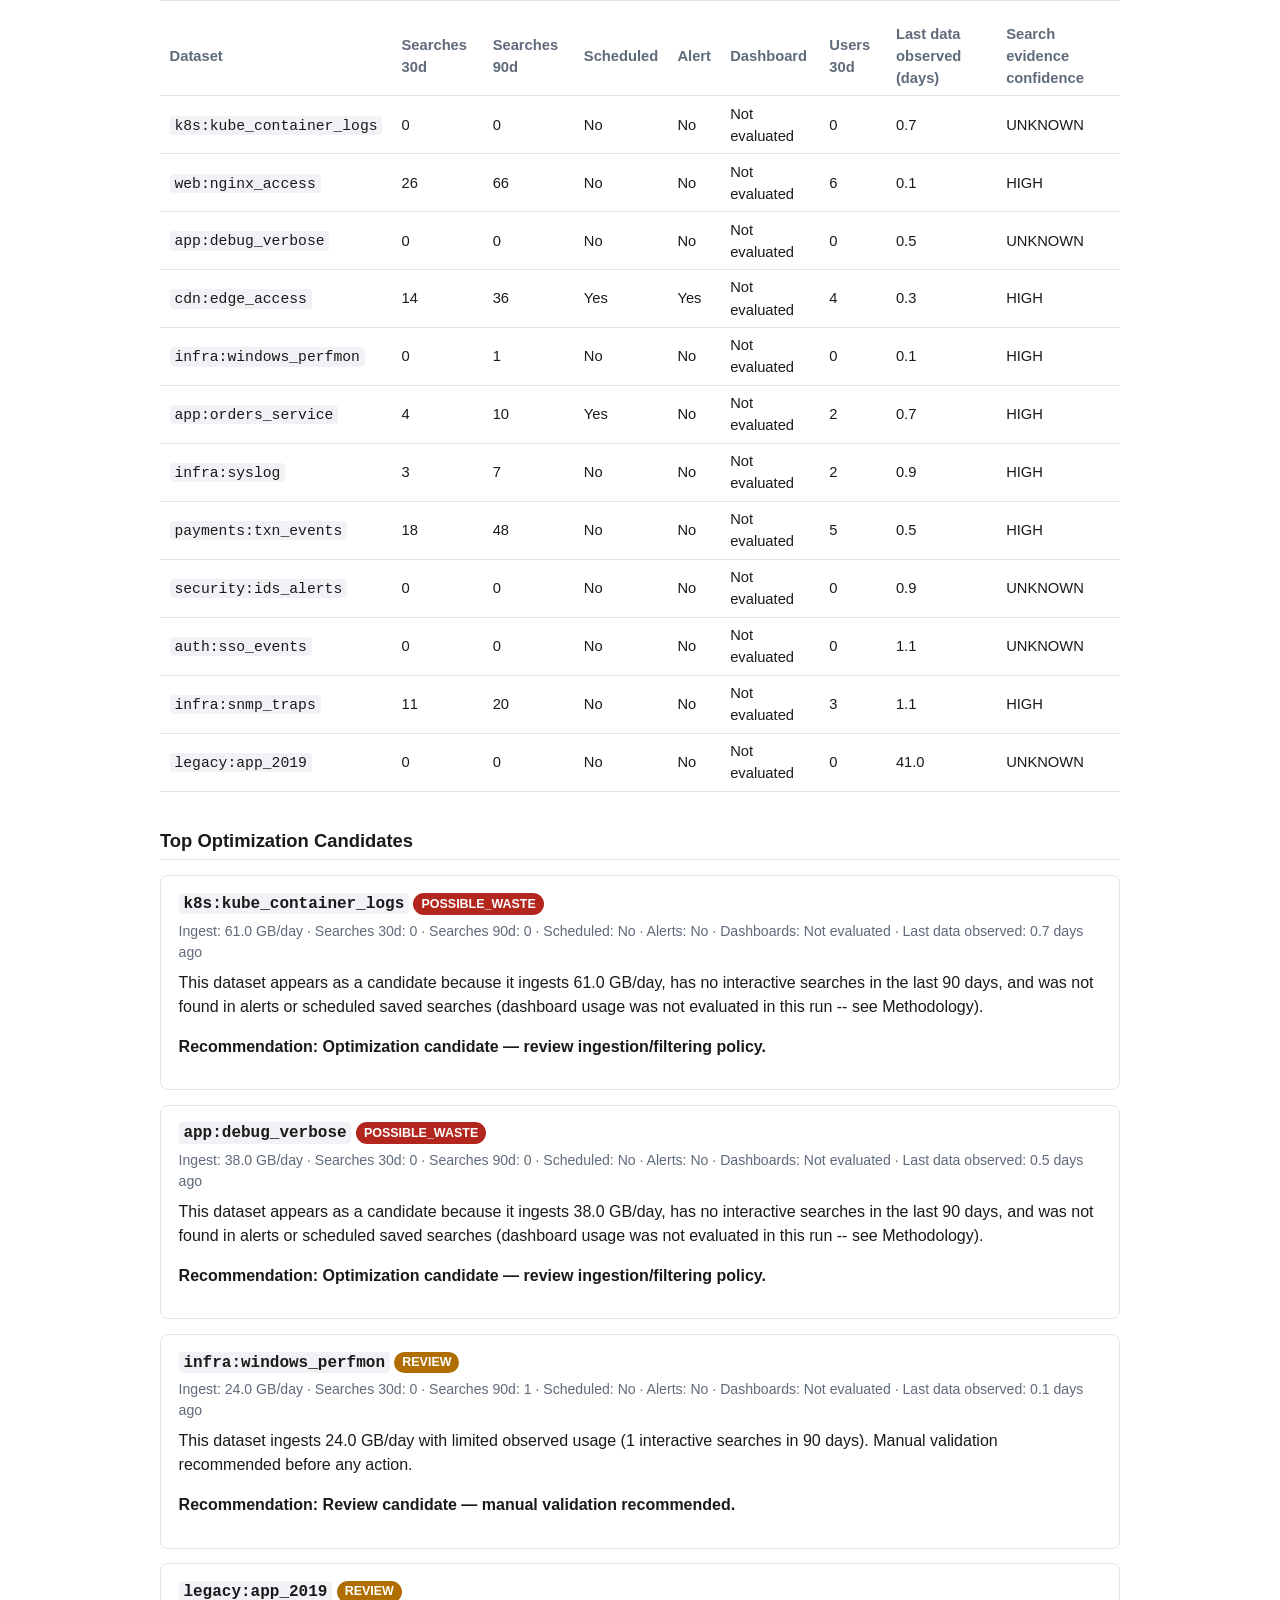
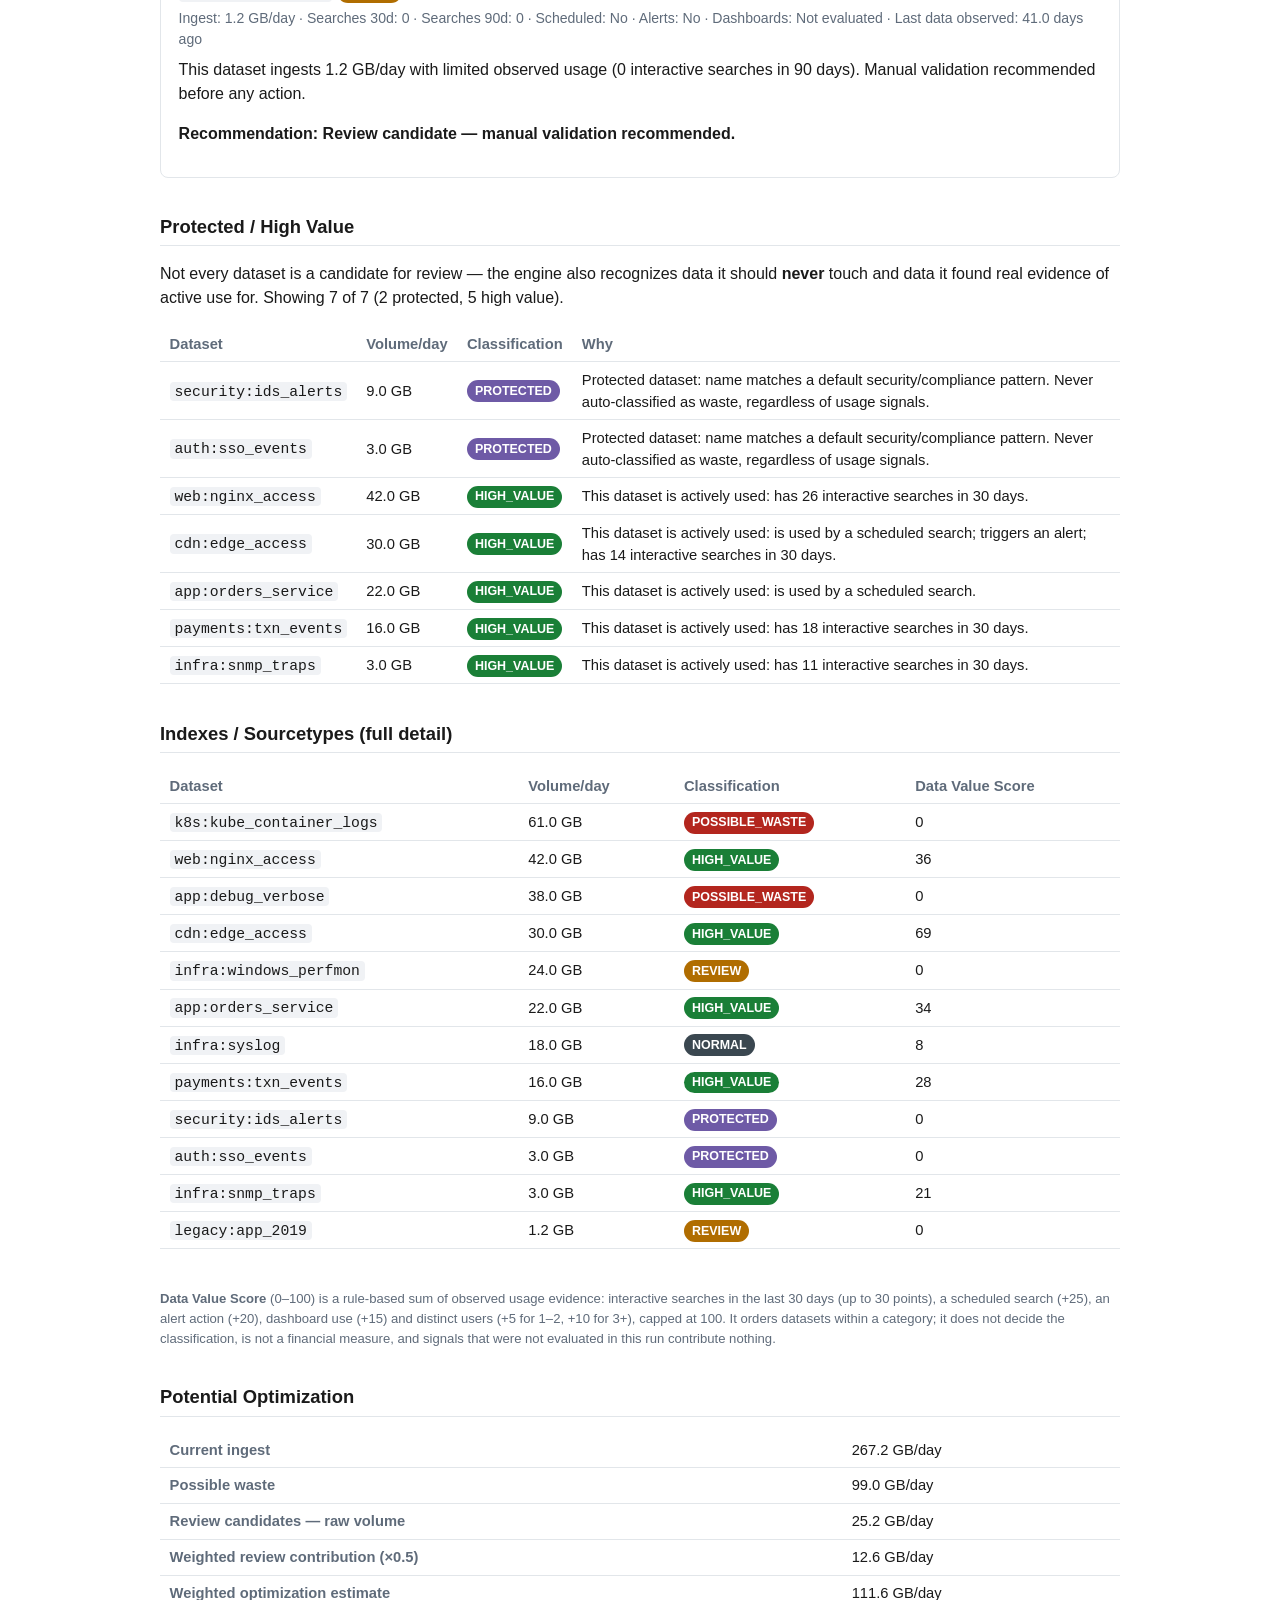
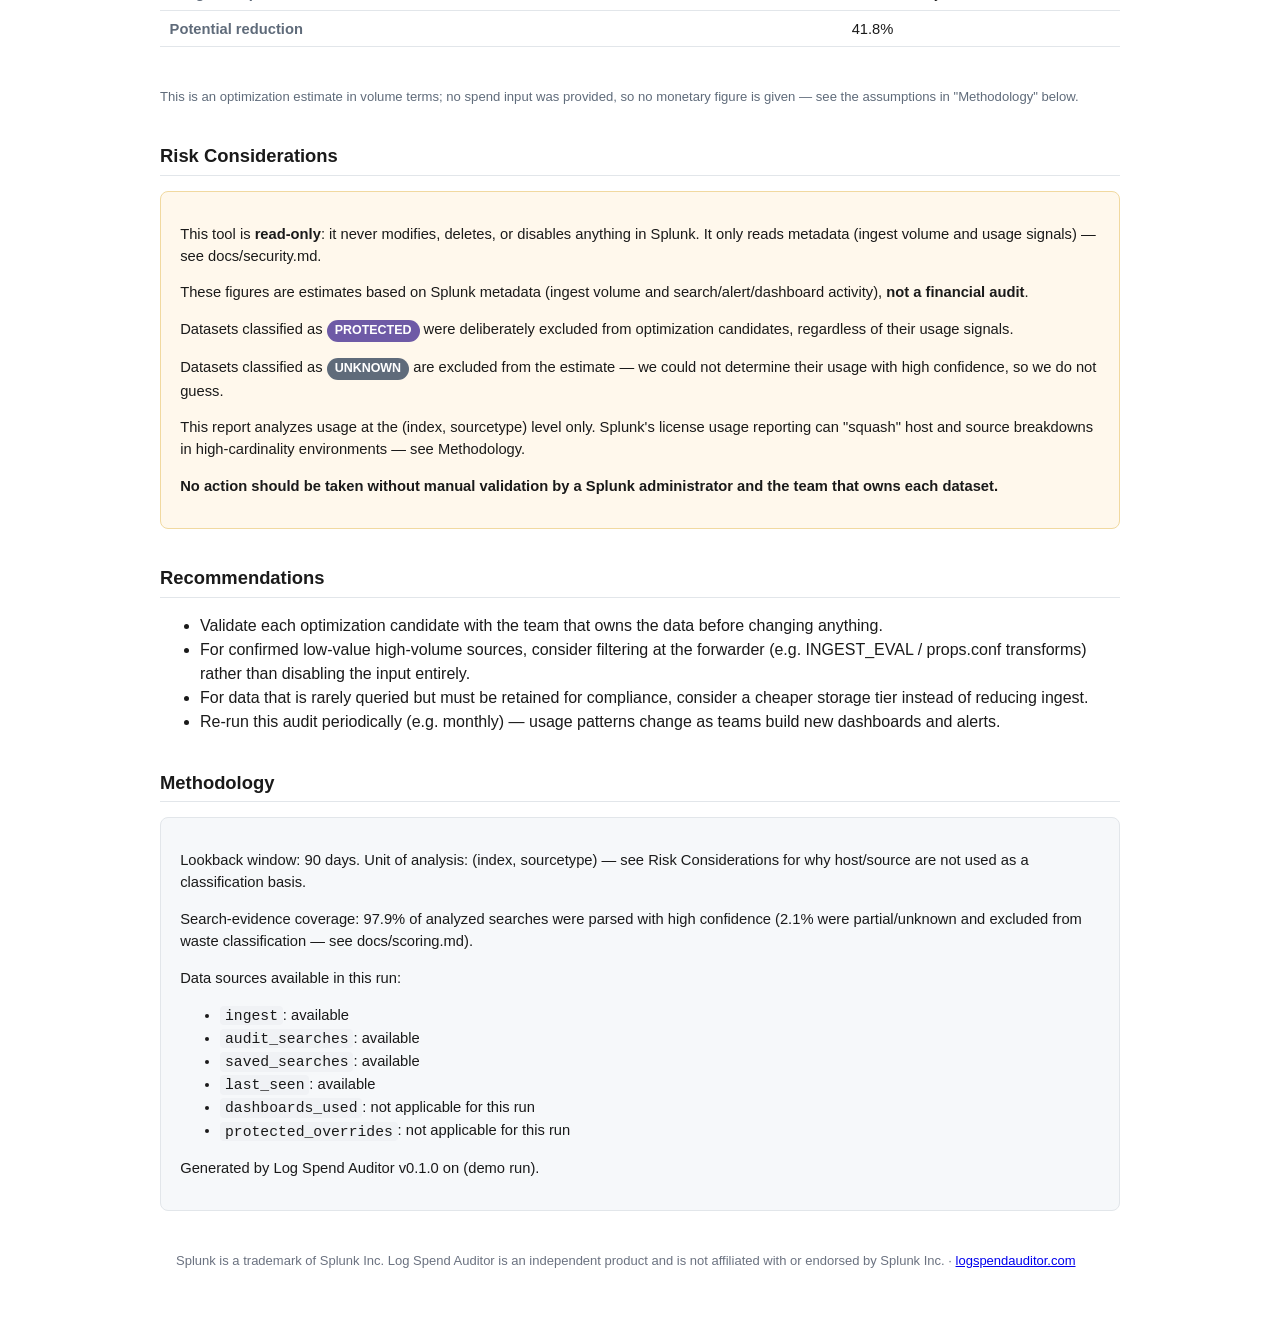
<file: sample-report/index.html>
<!doctype html>
<html lang="en">
<head>
<meta charset="utf-8">
<meta name="viewport" content="width=device-width, initial-scale=1">
<title>Sample Pro report — Log Spend Auditor</title>
<meta name="description" content="A complete Log Spend Auditor Pro report, generated by the bundled offline demo on synthetic Splunk data: executive summary, ingest breakdown, usage analysis, candidates with evidence, risks and methodology.">
<link rel="canonical" href="https://logspendauditor.com/sample-report/">
<meta property="og:type" content="website">
<meta property="og:site_name" content="Log Spend Auditor">
<meta property="og:url" content="https://logspendauditor.com/sample-report/">
<meta property="og:title" content="Sample Pro report — Log Spend Auditor">
<meta name="robots" content="index,follow">
<link rel="icon" type="image/svg+xml" href="../favicon.svg">
<link rel="stylesheet" href="report.css">
</head>
<body>
<div class="sample-bar"><div class="in"><p><span class="tag">Synthetic demo data</span>This is the full Pro report, unedited, as the tool generates it. Not customer data.</p><p><a href="../#compare">Get Pro</a> · <a href="../">Back to Log Spend Auditor</a></p></div></div>
<h1>Splunk Spend Audit</h1>
<p class="subtitle">Generated by the bundled offline demo — Log Spend Auditor v0.1.0</p>

<h2>Executive Summary</h2>
<div class="summary-box">
  <p>Your Splunk environment ingests <strong>267.2 GB/day</strong>
     across 12 (index, sourcetype) datasets.</p>
  <p>The audit identified <strong>99.0 GB/day</strong>
     of direct optimization candidates (possible waste) and
     <strong>25.2 GB/day</strong> of datasets requiring manual review.</p>
  <p>Using the report's conservative weighting model (review volume counted at
     &times;0.5), this represents
     <strong>111.6 GB/day</strong>
     (41.8% of observed ingest) of
     potential optimization opportunity.</p>
  <p><em>This is an estimate of potentially optimizable ingest, not a guaranteed reduction — see "Risk Considerations" below.</em></p>
  <p class="candidate-meta">12 datasets analyzed · 2 optimization candidates · 2 reviews · 5 high value · 2 protected · 0 unknown · 1 normal</p>
</div>

<h2>Current Environment</h2>
<table>
<tr><th>Data source</th><td>Synthetic demo dataset (offline, no Splunk connection)</td></tr>  <tr><th>Audit generated</th><td>(demo run)</td></tr>
  <tr><th>Lookback window</th><td>90 days</td></tr>
  <tr><th>Signals available</th><td>4 of 4 applicable to this run</td></tr>
  <tr><th>Signals not applicable</th><td>dashboards_used, protected_overrides — see Methodology</td></tr>
</table>

<h2>Current Spend</h2>
<table>
  <tr><th>Current ingest</th><td>267.2 GB/day</td></tr>
  <tr><th>Spend estimate</th><td>Not provided — showing volume/percentage only</td></tr>
  <tr><th>High-ingest threshold (this environment, p75)</th><td>32.0 GB/day</td></tr>
</table>

<h2>Ingestion Breakdown</h2>
<table>
  <tr><th>Dataset</th><th>Volume/day</th><th>% of total</th></tr>
  <tr><td><code>k8s:kube_container_logs</code></td><td>61.0 GB</td><td>22.8%</td></tr>
  <tr><td><code>web:nginx_access</code></td><td>42.0 GB</td><td>15.7%</td></tr>
  <tr><td><code>app:debug_verbose</code></td><td>38.0 GB</td><td>14.2%</td></tr>
  <tr><td><code>cdn:edge_access</code></td><td>30.0 GB</td><td>11.2%</td></tr>
  <tr><td><code>infra:windows_perfmon</code></td><td>24.0 GB</td><td>9.0%</td></tr>
  <tr><td><code>app:orders_service</code></td><td>22.0 GB</td><td>8.2%</td></tr>
  <tr><td><code>infra:syslog</code></td><td>18.0 GB</td><td>6.7%</td></tr>
  <tr><td><code>payments:txn_events</code></td><td>16.0 GB</td><td>6.0%</td></tr>
  <tr><td><code>security:ids_alerts</code></td><td>9.0 GB</td><td>3.4%</td></tr>
  <tr><td><code>auth:sso_events</code></td><td>3.0 GB</td><td>1.1%</td></tr>
  <tr><td><code>infra:snmp_traps</code></td><td>3.0 GB</td><td>1.1%</td></tr>
  <tr><td><code>legacy:app_2019</code></td><td>1.2 GB</td><td>0.4%</td></tr>
</table>

<h2>Usage Analysis</h2>
<table>
  <tr><th>Dataset</th><th>Searches 30d</th><th>Searches 90d</th><th>Scheduled</th><th>Alert</th><th>Dashboard</th><th>Users 30d</th><th>Last data observed (days)</th><th>Search evidence confidence</th></tr>
  <tr>
    <td><code>k8s:kube_container_logs</code></td>
    <td>0</td>
    <td>0</td>
    <td>No</td>
    <td>No</td>
    <td>Not evaluated</td>
    <td>0</td>
    <td>0.7</td>
    <td>UNKNOWN</td>
  </tr>
  <tr>
    <td><code>web:nginx_access</code></td>
    <td>26</td>
    <td>66</td>
    <td>No</td>
    <td>No</td>
    <td>Not evaluated</td>
    <td>6</td>
    <td>0.1</td>
    <td>HIGH</td>
  </tr>
  <tr>
    <td><code>app:debug_verbose</code></td>
    <td>0</td>
    <td>0</td>
    <td>No</td>
    <td>No</td>
    <td>Not evaluated</td>
    <td>0</td>
    <td>0.5</td>
    <td>UNKNOWN</td>
  </tr>
  <tr>
    <td><code>cdn:edge_access</code></td>
    <td>14</td>
    <td>36</td>
    <td>Yes</td>
    <td>Yes</td>
    <td>Not evaluated</td>
    <td>4</td>
    <td>0.3</td>
    <td>HIGH</td>
  </tr>
  <tr>
    <td><code>infra:windows_perfmon</code></td>
    <td>0</td>
    <td>1</td>
    <td>No</td>
    <td>No</td>
    <td>Not evaluated</td>
    <td>0</td>
    <td>0.1</td>
    <td>HIGH</td>
  </tr>
  <tr>
    <td><code>app:orders_service</code></td>
    <td>4</td>
    <td>10</td>
    <td>Yes</td>
    <td>No</td>
    <td>Not evaluated</td>
    <td>2</td>
    <td>0.7</td>
    <td>HIGH</td>
  </tr>
  <tr>
    <td><code>infra:syslog</code></td>
    <td>3</td>
    <td>7</td>
    <td>No</td>
    <td>No</td>
    <td>Not evaluated</td>
    <td>2</td>
    <td>0.9</td>
    <td>HIGH</td>
  </tr>
  <tr>
    <td><code>payments:txn_events</code></td>
    <td>18</td>
    <td>48</td>
    <td>No</td>
    <td>No</td>
    <td>Not evaluated</td>
    <td>5</td>
    <td>0.5</td>
    <td>HIGH</td>
  </tr>
  <tr>
    <td><code>security:ids_alerts</code></td>
    <td>0</td>
    <td>0</td>
    <td>No</td>
    <td>No</td>
    <td>Not evaluated</td>
    <td>0</td>
    <td>0.9</td>
    <td>UNKNOWN</td>
  </tr>
  <tr>
    <td><code>auth:sso_events</code></td>
    <td>0</td>
    <td>0</td>
    <td>No</td>
    <td>No</td>
    <td>Not evaluated</td>
    <td>0</td>
    <td>1.1</td>
    <td>UNKNOWN</td>
  </tr>
  <tr>
    <td><code>infra:snmp_traps</code></td>
    <td>11</td>
    <td>20</td>
    <td>No</td>
    <td>No</td>
    <td>Not evaluated</td>
    <td>3</td>
    <td>1.1</td>
    <td>HIGH</td>
  </tr>
  <tr>
    <td><code>legacy:app_2019</code></td>
    <td>0</td>
    <td>0</td>
    <td>No</td>
    <td>No</td>
    <td>Not evaluated</td>
    <td>0</td>
    <td>41.0</td>
    <td>UNKNOWN</td>
  </tr>
</table>

<h2>Top Optimization Candidates</h2>
  <div class="candidate-card">
    <h3><code>k8s:kube_container_logs</code> <span class="badge badge-POSSIBLE_WASTE">POSSIBLE_WASTE</span></h3>
    <p class="candidate-meta">
      Ingest: 61.0 GB/day ·
      Searches 30d: 0 ·
      Searches 90d: 0 ·
      Scheduled: No ·
      Alerts: No ·
      Dashboards: Not evaluated
 · Last data observed: 0.7 days ago    </p>
    <p class="candidate-explanation">This dataset appears as a candidate because it ingests 61.0 GB/day, has no interactive searches in the last 90 days, and was not found in alerts or scheduled saved searches (dashboard usage was not evaluated in this run -- see Methodology).</p>
    <p class="candidate-recommendation">Recommendation: Optimization candidate — review ingestion/filtering policy.</p>
  </div>
  <div class="candidate-card">
    <h3><code>app:debug_verbose</code> <span class="badge badge-POSSIBLE_WASTE">POSSIBLE_WASTE</span></h3>
    <p class="candidate-meta">
      Ingest: 38.0 GB/day ·
      Searches 30d: 0 ·
      Searches 90d: 0 ·
      Scheduled: No ·
      Alerts: No ·
      Dashboards: Not evaluated
 · Last data observed: 0.5 days ago    </p>
    <p class="candidate-explanation">This dataset appears as a candidate because it ingests 38.0 GB/day, has no interactive searches in the last 90 days, and was not found in alerts or scheduled saved searches (dashboard usage was not evaluated in this run -- see Methodology).</p>
    <p class="candidate-recommendation">Recommendation: Optimization candidate — review ingestion/filtering policy.</p>
  </div>
  <div class="candidate-card">
    <h3><code>infra:windows_perfmon</code> <span class="badge badge-REVIEW">REVIEW</span></h3>
    <p class="candidate-meta">
      Ingest: 24.0 GB/day ·
      Searches 30d: 0 ·
      Searches 90d: 1 ·
      Scheduled: No ·
      Alerts: No ·
      Dashboards: Not evaluated
 · Last data observed: 0.1 days ago    </p>
    <p class="candidate-explanation">This dataset ingests 24.0 GB/day with limited observed usage (1 interactive searches in 90 days). Manual validation recommended before any action.</p>
    <p class="candidate-recommendation">Recommendation: Review candidate — manual validation recommended.</p>
  </div>
  <div class="candidate-card">
    <h3><code>legacy:app_2019</code> <span class="badge badge-REVIEW">REVIEW</span></h3>
    <p class="candidate-meta">
      Ingest: 1.2 GB/day ·
      Searches 30d: 0 ·
      Searches 90d: 0 ·
      Scheduled: No ·
      Alerts: No ·
      Dashboards: Not evaluated
 · Last data observed: 41.0 days ago    </p>
    <p class="candidate-explanation">This dataset ingests 1.2 GB/day with limited observed usage (0 interactive searches in 90 days). Manual validation recommended before any action.</p>
    <p class="candidate-recommendation">Recommendation: Review candidate — manual validation recommended.</p>
  </div>

<h2>Protected / High Value</h2>
<p>Not every dataset is a candidate for review — the engine also recognizes
   data it should <strong>never</strong> touch and data it found real evidence
   of active use for. Showing 7 of
   7 (2 protected,
   5 high value).</p>
<table>
  <tr><th>Dataset</th><th>Volume/day</th><th>Classification</th><th>Why</th></tr>
  <tr>
    <td><code>security:ids_alerts</code></td>
    <td>9.0 GB</td>
    <td><span class="badge badge-PROTECTED">PROTECTED</span></td>
    <td>Protected dataset: name matches a default security/compliance pattern. Never auto-classified as waste, regardless of usage signals.</td>
  </tr>
  <tr>
    <td><code>auth:sso_events</code></td>
    <td>3.0 GB</td>
    <td><span class="badge badge-PROTECTED">PROTECTED</span></td>
    <td>Protected dataset: name matches a default security/compliance pattern. Never auto-classified as waste, regardless of usage signals.</td>
  </tr>
  <tr>
    <td><code>web:nginx_access</code></td>
    <td>42.0 GB</td>
    <td><span class="badge badge-HIGH_VALUE">HIGH_VALUE</span></td>
    <td>This dataset is actively used: has 26 interactive searches in 30 days.</td>
  </tr>
  <tr>
    <td><code>cdn:edge_access</code></td>
    <td>30.0 GB</td>
    <td><span class="badge badge-HIGH_VALUE">HIGH_VALUE</span></td>
    <td>This dataset is actively used: is used by a scheduled search; triggers an alert; has 14 interactive searches in 30 days.</td>
  </tr>
  <tr>
    <td><code>app:orders_service</code></td>
    <td>22.0 GB</td>
    <td><span class="badge badge-HIGH_VALUE">HIGH_VALUE</span></td>
    <td>This dataset is actively used: is used by a scheduled search.</td>
  </tr>
  <tr>
    <td><code>payments:txn_events</code></td>
    <td>16.0 GB</td>
    <td><span class="badge badge-HIGH_VALUE">HIGH_VALUE</span></td>
    <td>This dataset is actively used: has 18 interactive searches in 30 days.</td>
  </tr>
  <tr>
    <td><code>infra:snmp_traps</code></td>
    <td>3.0 GB</td>
    <td><span class="badge badge-HIGH_VALUE">HIGH_VALUE</span></td>
    <td>This dataset is actively used: has 11 interactive searches in 30 days.</td>
  </tr>
</table>

<h2>Indexes / Sourcetypes (full detail)</h2>
<table>
  <tr><th>Dataset</th><th>Volume/day</th><th>Classification</th><th>Data Value Score</th></tr>
  <tr>
    <td><code>k8s:kube_container_logs</code></td>
    <td>61.0 GB</td>
    <td><span class="badge badge-POSSIBLE_WASTE">POSSIBLE_WASTE</span></td>
    <td>0</td>
  </tr>
  <tr>
    <td><code>web:nginx_access</code></td>
    <td>42.0 GB</td>
    <td><span class="badge badge-HIGH_VALUE">HIGH_VALUE</span></td>
    <td>36</td>
  </tr>
  <tr>
    <td><code>app:debug_verbose</code></td>
    <td>38.0 GB</td>
    <td><span class="badge badge-POSSIBLE_WASTE">POSSIBLE_WASTE</span></td>
    <td>0</td>
  </tr>
  <tr>
    <td><code>cdn:edge_access</code></td>
    <td>30.0 GB</td>
    <td><span class="badge badge-HIGH_VALUE">HIGH_VALUE</span></td>
    <td>69</td>
  </tr>
  <tr>
    <td><code>infra:windows_perfmon</code></td>
    <td>24.0 GB</td>
    <td><span class="badge badge-REVIEW">REVIEW</span></td>
    <td>0</td>
  </tr>
  <tr>
    <td><code>app:orders_service</code></td>
    <td>22.0 GB</td>
    <td><span class="badge badge-HIGH_VALUE">HIGH_VALUE</span></td>
    <td>34</td>
  </tr>
  <tr>
    <td><code>infra:syslog</code></td>
    <td>18.0 GB</td>
    <td><span class="badge badge-NORMAL">NORMAL</span></td>
    <td>8</td>
  </tr>
  <tr>
    <td><code>payments:txn_events</code></td>
    <td>16.0 GB</td>
    <td><span class="badge badge-HIGH_VALUE">HIGH_VALUE</span></td>
    <td>28</td>
  </tr>
  <tr>
    <td><code>security:ids_alerts</code></td>
    <td>9.0 GB</td>
    <td><span class="badge badge-PROTECTED">PROTECTED</span></td>
    <td>0</td>
  </tr>
  <tr>
    <td><code>auth:sso_events</code></td>
    <td>3.0 GB</td>
    <td><span class="badge badge-PROTECTED">PROTECTED</span></td>
    <td>0</td>
  </tr>
  <tr>
    <td><code>infra:snmp_traps</code></td>
    <td>3.0 GB</td>
    <td><span class="badge badge-HIGH_VALUE">HIGH_VALUE</span></td>
    <td>21</td>
  </tr>
  <tr>
    <td><code>legacy:app_2019</code></td>
    <td>1.2 GB</td>
    <td><span class="badge badge-REVIEW">REVIEW</span></td>
    <td>0</td>
  </tr>
</table>
<p class="footer-note"><strong>Data Value Score</strong> (0&ndash;100) is a rule-based sum of observed
   usage evidence: interactive searches in the last 30 days (up to 30 points), a scheduled search
   (+25), an alert action (+20), dashboard use (+15) and distinct users (+5 for 1&ndash;2, +10 for 3+),
   capped at 100. It orders datasets within a category; it does not decide the classification, is not a
   financial measure, and signals that were not evaluated in this run contribute nothing.</p>

<h2>Potential Optimization</h2>
<table>
  <tr><th>Current ingest</th><td>267.2 GB/day</td></tr>
  <tr><th>Possible waste</th><td>99.0 GB/day</td></tr>
  <tr><th>Review candidates &mdash; raw volume</th><td>25.2 GB/day</td></tr>
  <tr><th>Weighted review contribution (&times;0.5)</th><td>12.6 GB/day</td></tr>
  <tr><th>Weighted optimization estimate</th><td>111.6 GB/day</td></tr>
  <tr><th>Potential reduction</th><td>41.8%</td></tr>
</table>
<p class="footer-note">
This is an optimization estimate in volume terms; no spend input was
   provided, so no monetary figure is given — see the assumptions in
   "Methodology" below.</p>

<h2>Risk Considerations</h2>
<div class="risk-box">
  <p>This tool is <strong>read-only</strong>: it never modifies, deletes, or
     disables anything in Splunk. It only reads metadata (ingest volume and
     usage signals) — see docs/security.md.</p>
  <p>These figures are estimates based on Splunk metadata (ingest volume and
     search/alert/dashboard activity), <strong>not a financial audit</strong>.</p>
  <p>Datasets classified as <span class="badge badge-PROTECTED">PROTECTED</span>
     were deliberately excluded from optimization candidates, regardless of
     their usage signals.</p>
  <p>Datasets classified as <span class="badge badge-UNKNOWN">UNKNOWN</span>
     are excluded from the estimate — we could not determine
     their usage with high confidence, so we do not guess.</p>
  <p>This report analyzes usage at the (index, sourcetype) level only. Splunk's
     license usage reporting can "squash" host and source breakdowns in
     high-cardinality environments — see Methodology.</p>
  <p><strong>No action should be taken without manual validation by a Splunk
     administrator and the team that owns each dataset.</strong></p>
</div>

<h2>Recommendations</h2>
<ul>
  <li>Validate each optimization candidate with the team that owns the data before changing anything.</li>
  <li>For confirmed low-value high-volume sources, consider filtering at the forwarder (e.g. INGEST_EVAL / props.conf transforms) rather than disabling the input entirely.</li>
  <li>For data that is rarely queried but must be retained for compliance, consider a cheaper storage tier instead of reducing ingest.</li>
  <li>Re-run this audit periodically (e.g. monthly) — usage patterns change as teams build new dashboards and alerts.</li>
</ul>

<h2>Methodology</h2>
<div class="methodology-box">
  <p>Lookback window: 90 days. Unit of analysis: (index, sourcetype)
     — see Risk Considerations for why host/source are not used as a
     classification basis.</p>
  <p>Search-evidence coverage: 97.9%
     of analyzed searches were parsed with high confidence
     (2.1% were partial/unknown
     and excluded from waste classification — see docs/scoring.md).</p>
  <p>Data sources available in this run:</p>
  <ul>
    <li><code>ingest</code>: available</li>
    <li><code>audit_searches</code>: available</li>
    <li><code>saved_searches</code>: available</li>
    <li><code>last_seen</code>: available</li>
    <li><code>dashboards_used</code>: not applicable for this run</li>
    <li><code>protected_overrides</code>: not applicable for this run</li>
  </ul>
  <p>Generated by Log Spend Auditor v0.1.0 on (demo run).</p>
</div>
<p class="sample-foot">Splunk is a trademark of Splunk Inc. Log Spend Auditor is an independent product and is not affiliated with or endorsed by Splunk Inc. · <a href="../">logspendauditor.com</a></p>
</body>
</html>
</file>
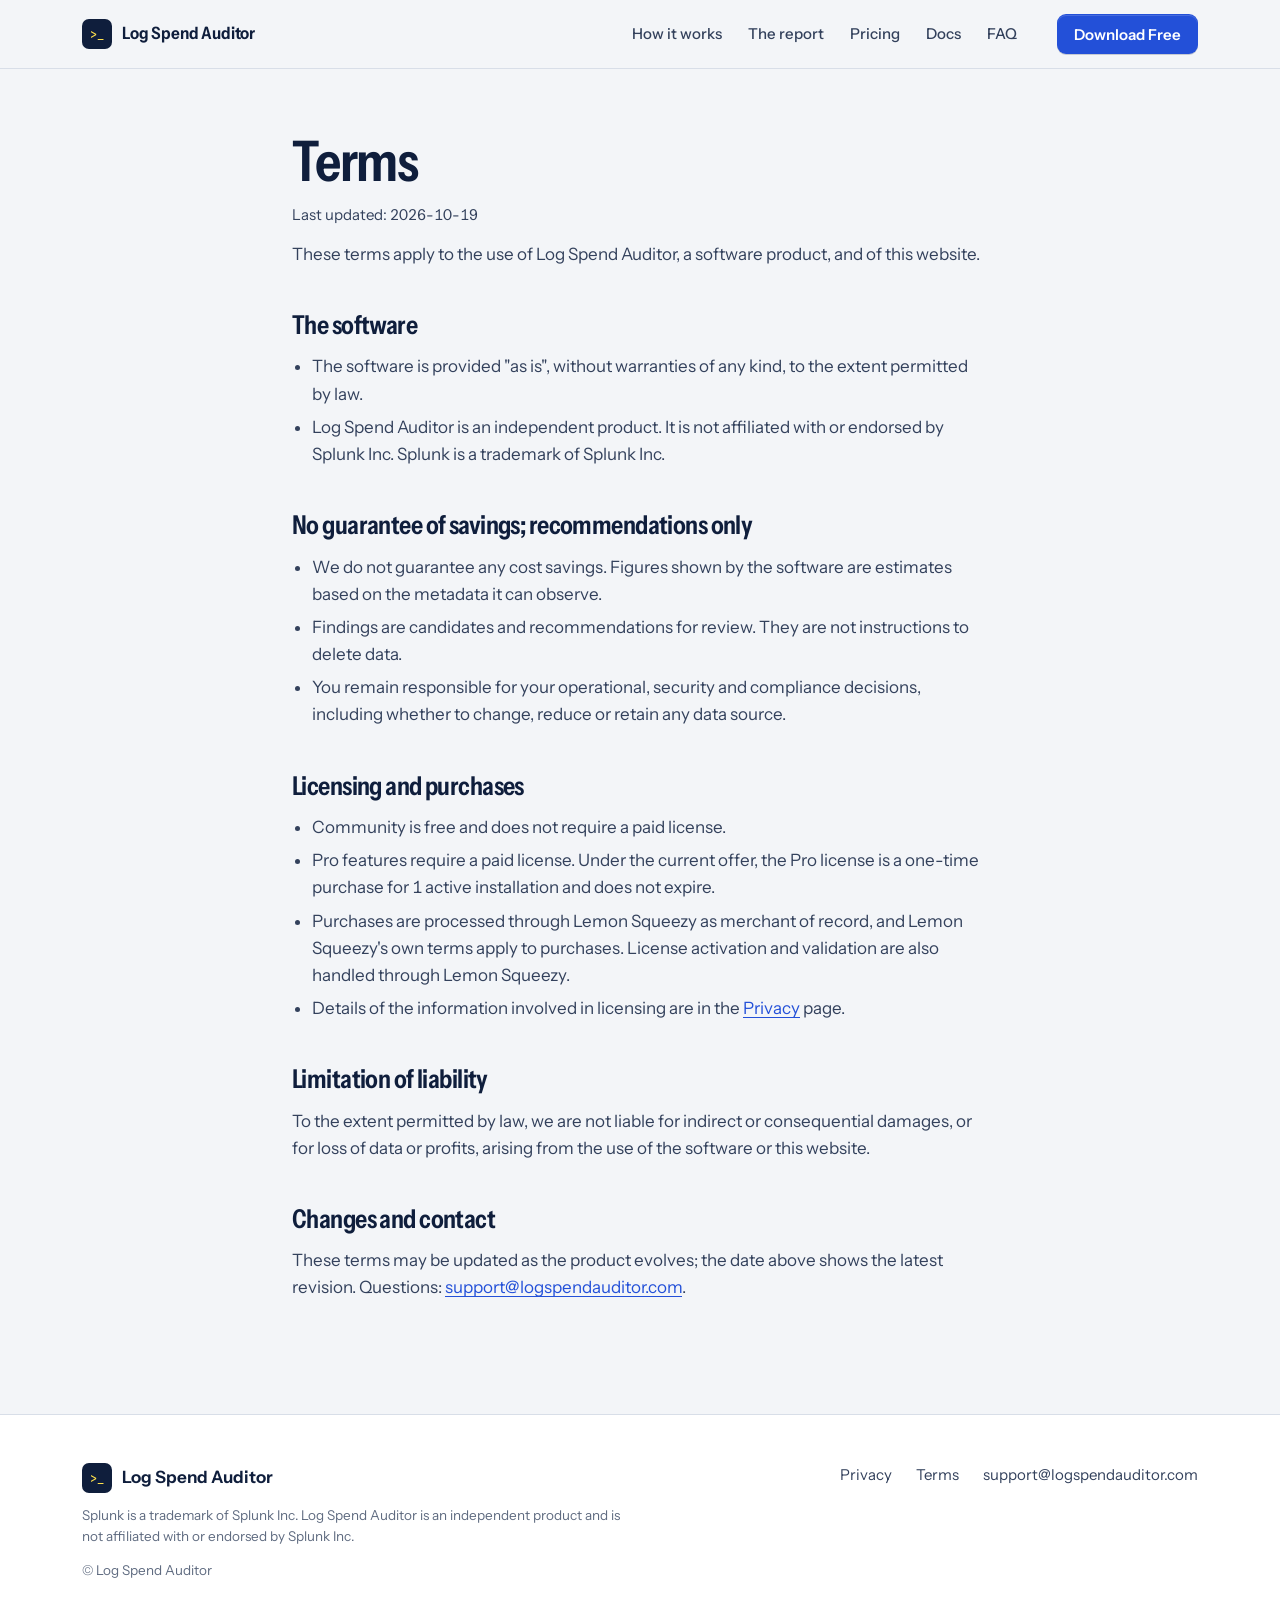
<file: terms/index.html>
<!doctype html>
<html lang="en" class="quiet">
<head>
<meta charset="utf-8">
<meta name="viewport" content="width=device-width, initial-scale=1">
<title>Terms — Log Spend Auditor</title>
<meta name="description" content="Terms for using Log Spend Auditor: software provided as-is, no guarantee of savings, findings are recommendations for review.">
<link rel="canonical" href="https://logspendauditor.com/terms/">
<meta property="og:type" content="website">
<meta property="og:site_name" content="Log Spend Auditor">
<meta property="og:url" content="https://logspendauditor.com/terms/">
<meta property="og:title" content="Terms — Log Spend Auditor">
<meta property="og:description" content="Terms for using Log Spend Auditor: software provided as-is, no guarantee of savings, findings are recommendations for review.">
<meta name="theme-color" content="#0f1e3c">
<link rel="icon" type="image/svg+xml" href="../favicon.svg">
<link rel="stylesheet" href="../site-v3.css">
</head>
<body>
<a class="skip" href="#main">Skip to content</a>

<header class="site">
  <div class="wrap bar">
    <a class="brand" href="../" aria-label="Log Spend Auditor — home"><span class="mark" aria-hidden="true">&gt;_</span><span class="brand-name">Log Spend Auditor</span></a>
    <nav aria-label="Primary">
      <ul>
        <li><a href="../#how-it-works">How it works</a></li>
        <li><a href="../#report">The report</a></li>
        <li><a href="../#pricing">Pricing</a></li>
        <li><a href="../docs/">Docs</a></li>
        <li><a href="../#faq">FAQ</a></li>
      </ul>
    </nav>
    <a class="btn btn-primary btn-nav" href="https://logspendauditor.lemonsqueezy.com/checkout/buy/523549b0-405d-4bcf-a2f1-47c3e58e5934" rel="noopener">Download Free</a>
  </div>
</header>
<main id="main">
<section class="doc">
<div class="wrap prose">
<h1>Terms</h1>
<p class="note">Last updated: 2026-10-19</p>
<p>These terms apply to the use of Log Spend Auditor, a software product, and of this website.</p>

<h2>The software</h2>
<ul>
<li>The software is provided "as is", without warranties of any kind, to the extent permitted by law.</li>
<li>Log Spend Auditor is an independent product. It is not affiliated with or endorsed by Splunk Inc. Splunk is a trademark of Splunk Inc.</li>
</ul>

<h2>No guarantee of savings; recommendations only</h2>
<ul>
<li>We do not guarantee any cost savings. Figures shown by the software are estimates based on the metadata it can observe.</li>
<li>Findings are candidates and recommendations for review. They are not instructions to delete data.</li>
<li>You remain responsible for your operational, security and compliance decisions, including whether to change, reduce or retain any data source.</li>
</ul>

<h2>Licensing and purchases</h2>
<ul>
<li>Community is free and does not require a paid license.</li>
<li>Pro features require a paid license. Under the current offer, the Pro license is a one-time purchase for 1 active installation and does not expire.</li>
<li>Purchases are processed through Lemon Squeezy as merchant of record, and Lemon Squeezy's own terms apply to purchases. License activation and validation are also handled through Lemon Squeezy.</li>
<li>Details of the information involved in licensing are in the <a href="../privacy/">Privacy</a> page.</li>
</ul>

<h2>Limitation of liability</h2>
<p>To the extent permitted by law, we are not liable for indirect or consequential damages, or for loss of data or profits, arising from the use of the software or this website.</p>

<h2>Changes and contact</h2>
<p>These terms may be updated as the product evolves; the date above shows the latest revision. Questions: <a href="mailto:support@logspendauditor.com">support@logspendauditor.com</a>.</p>
</div>
</section>
</main>
<footer class="site-foot">
  <div class="wrap foot-grid">
    <div>
      <p class="foot-brand"><span class="mark" aria-hidden="true">&gt;_</span> Log Spend Auditor</p>
      <p class="legal">Splunk is a trademark of Splunk Inc. Log Spend Auditor is an independent product and is not affiliated with or endorsed by Splunk Inc.</p>
      <p class="legal">&copy; Log Spend Auditor</p>
    </div>
    <nav aria-label="Footer">
      <ul class="links">
        <li><a href="../privacy/">Privacy</a></li>
        <li><a href="../terms/">Terms</a></li>
        <li><a href="mailto:support@logspendauditor.com">support@logspendauditor.com</a></li>
      </ul>
    </nav>
  </div>
</footer>
</body>
</html>
</file>
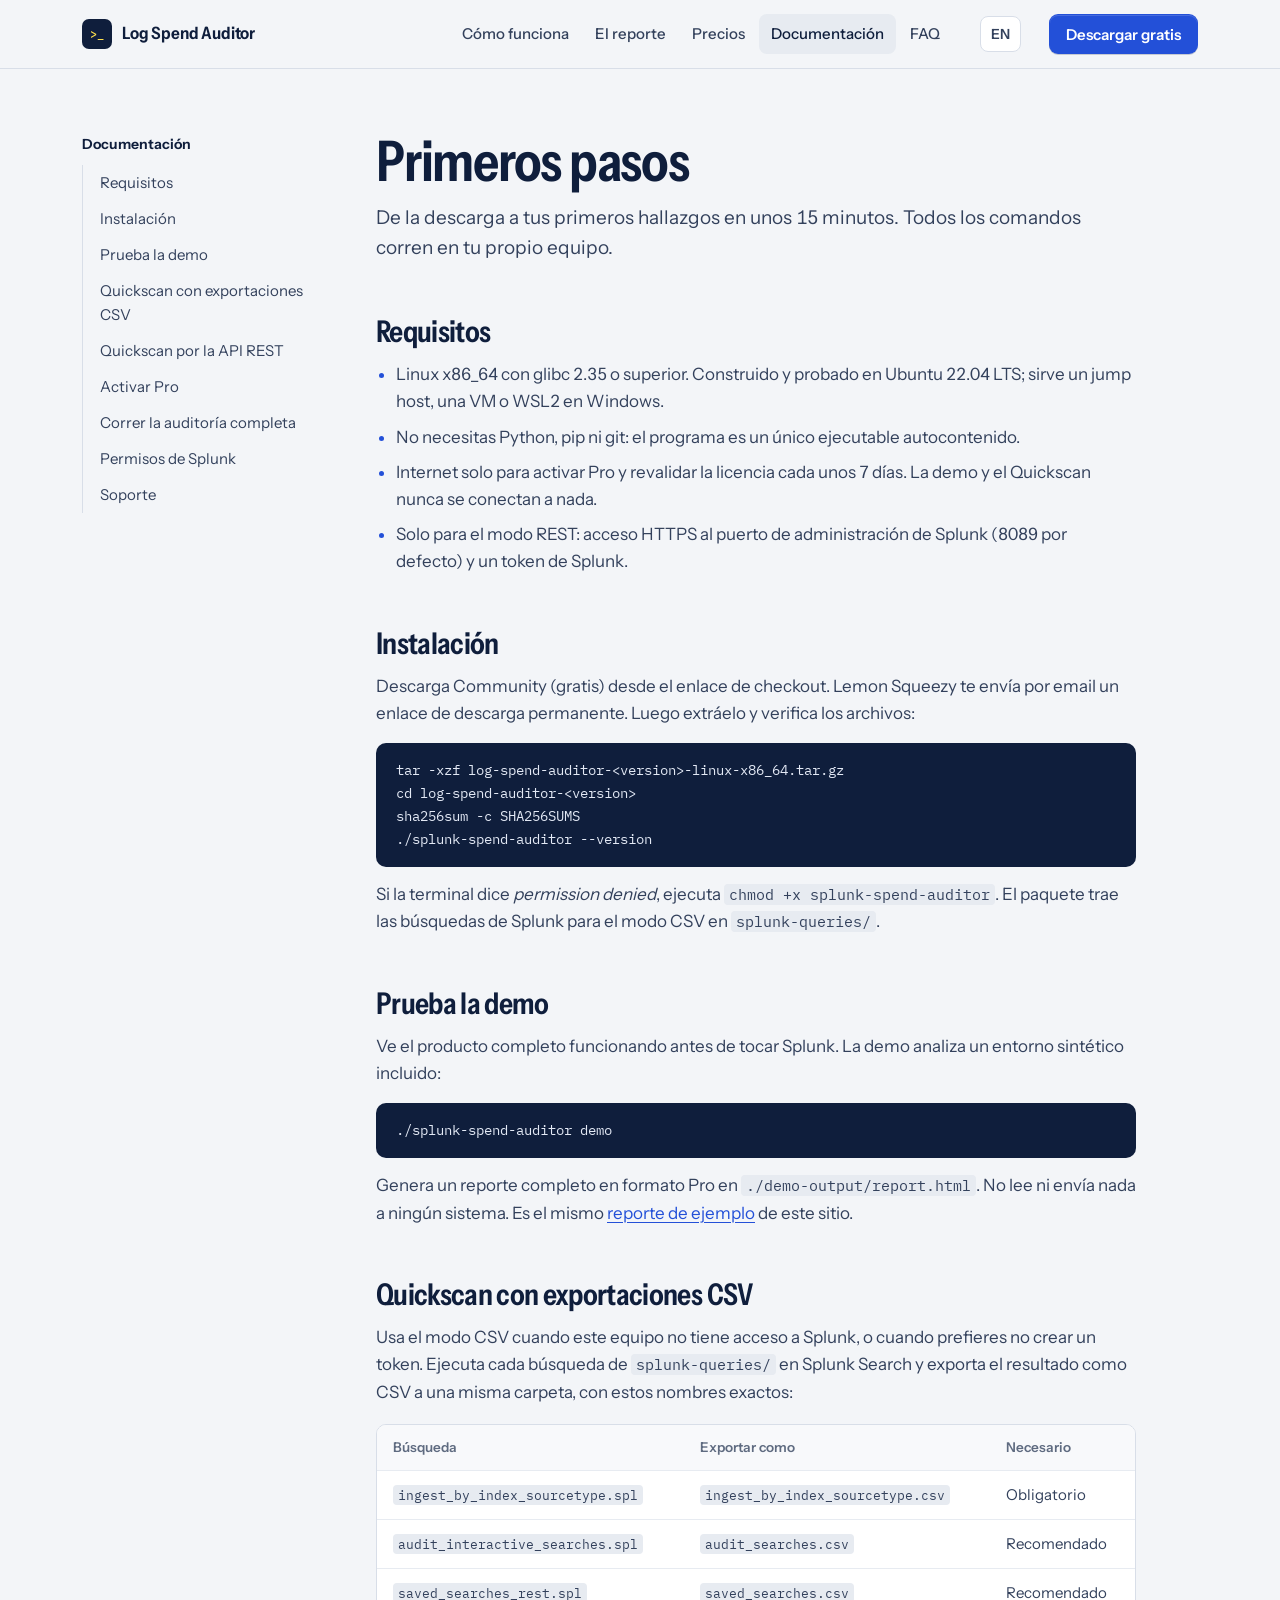
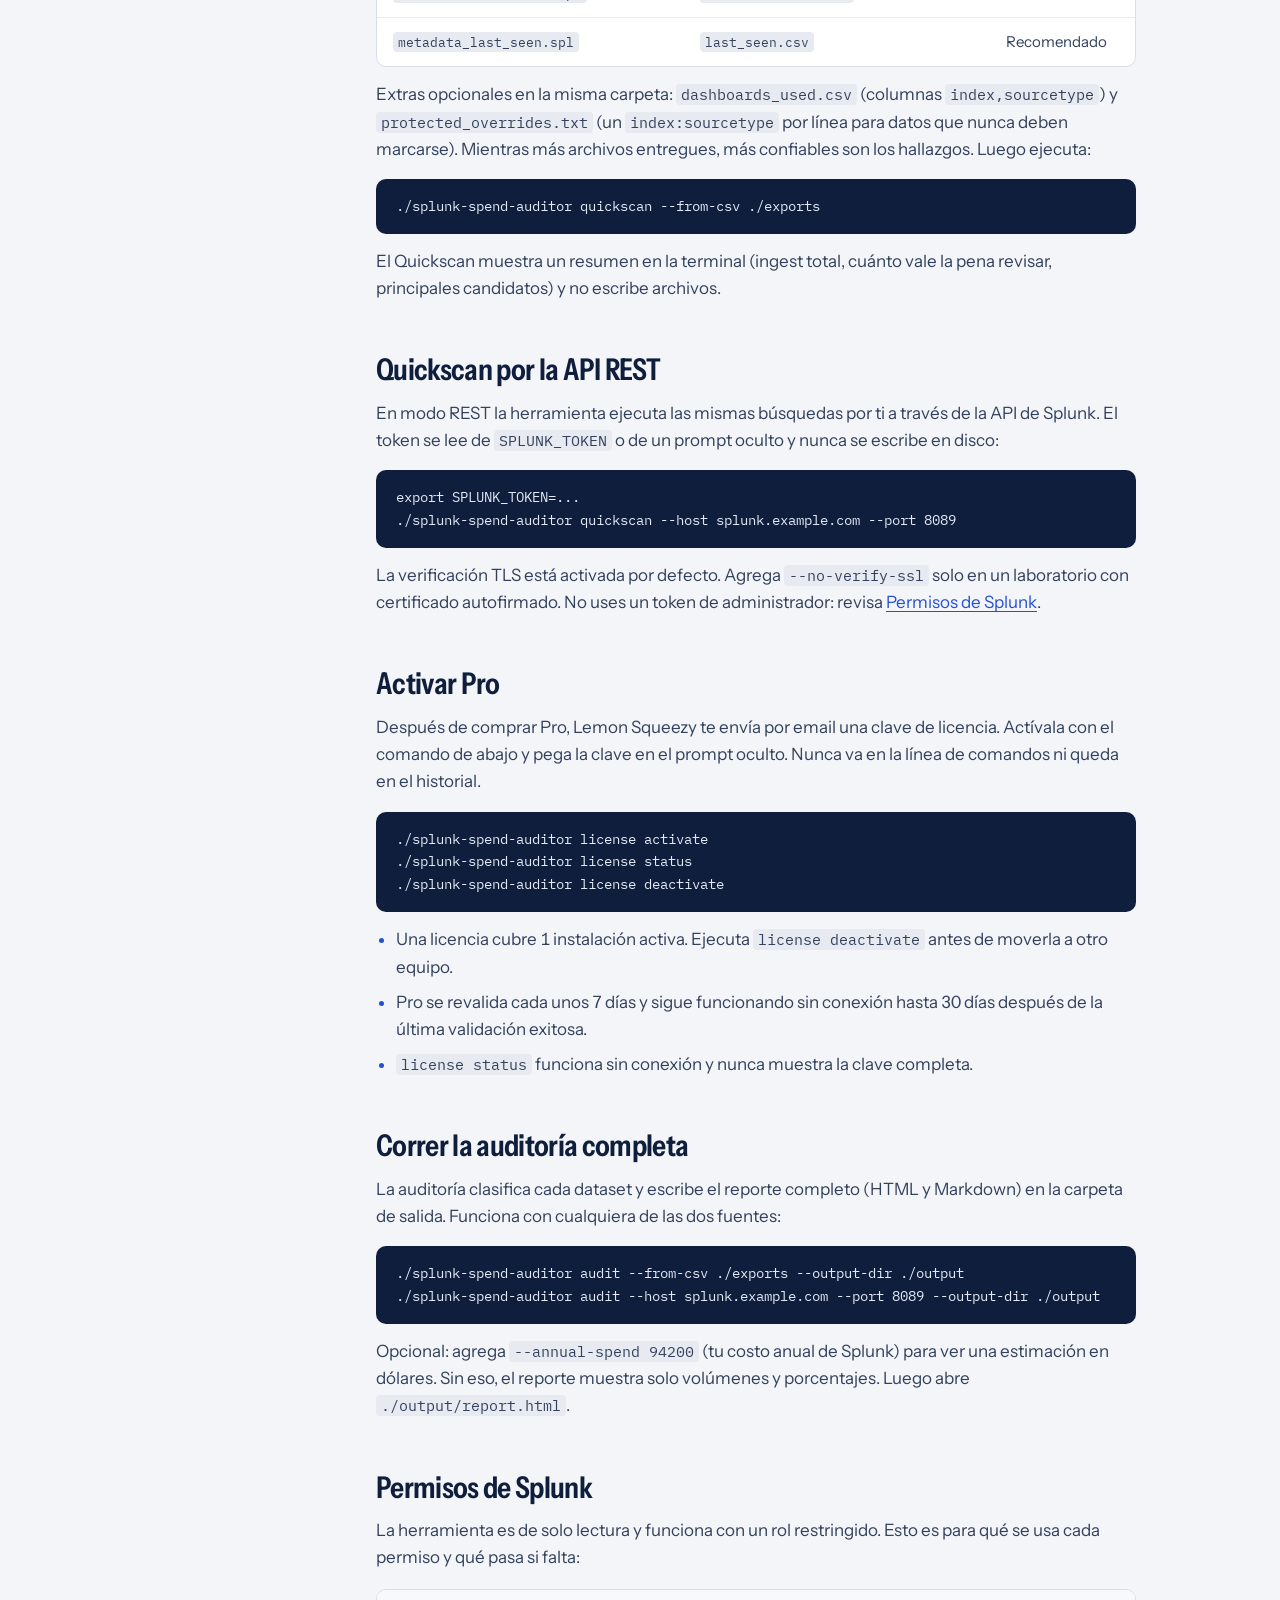
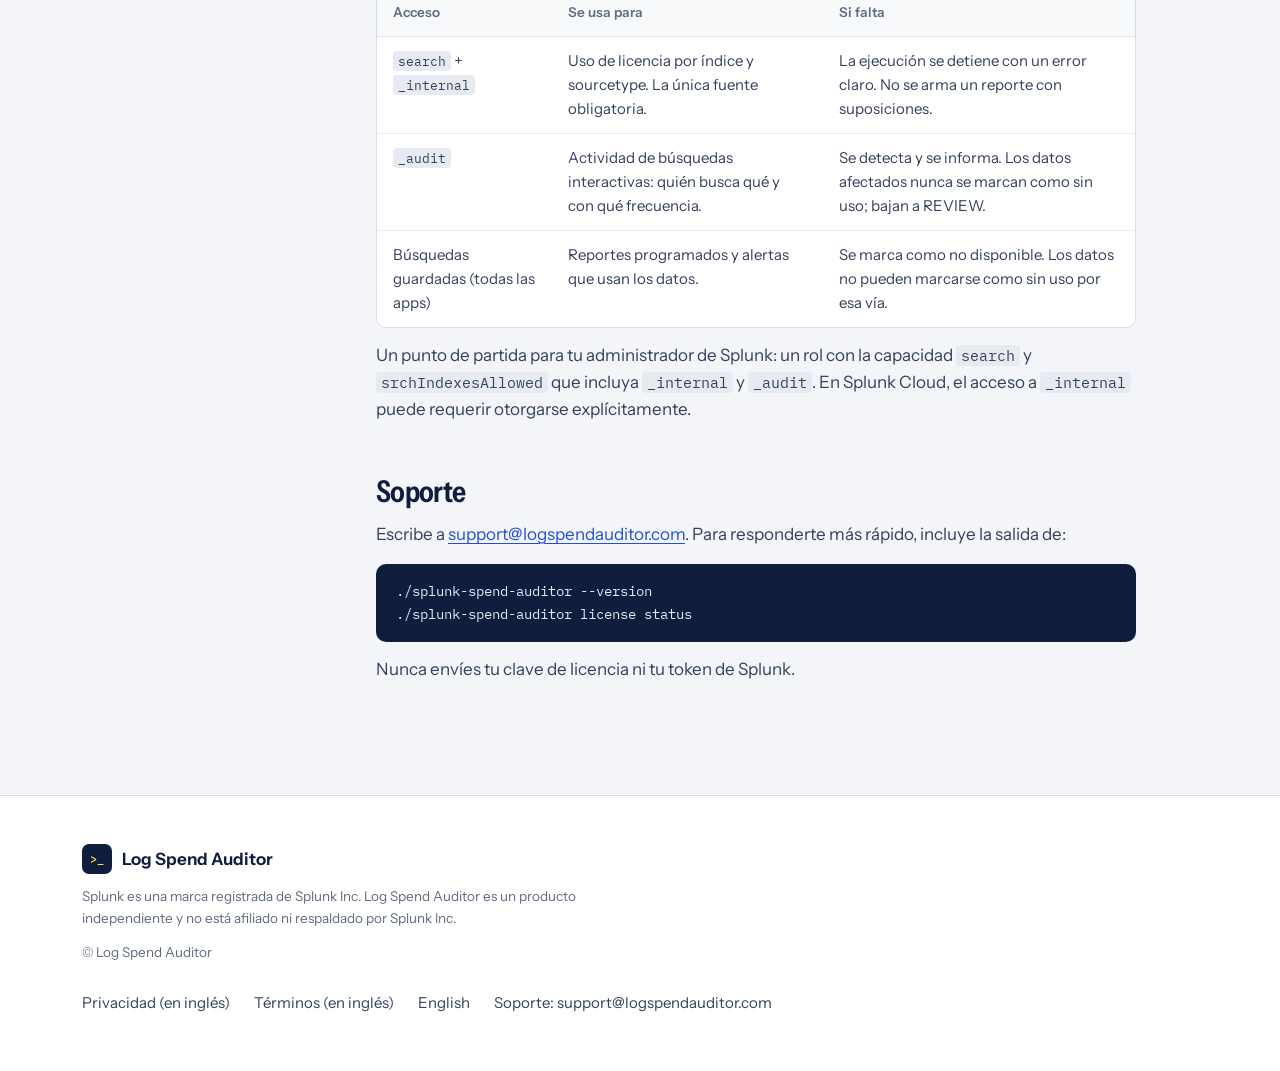
<file: es/docs/index.html>
<!doctype html>
<!-- GENERATED by scripts/build_i18n.py from scripts/i18n/ — edit the template or the strings there, not this file. -->
<html lang="es">
<head>
<meta charset="utf-8">
<meta name="viewport" content="width=device-width, initial-scale=1">
<title>Documentación — Log Spend Auditor</title>
<meta name="description" content="Instala Log Spend Auditor, corre la demo, exporta los CSV, haz un Quickscan, activa Pro y corre la auditoría completa. Incluye los permisos de Splunk que necesita.">
<link rel="canonical" href="https://logspendauditor.com/es/docs/">
<link rel="alternate" hreflang="en" href="https://logspendauditor.com/docs/">
<link rel="alternate" hreflang="es" href="https://logspendauditor.com/es/docs/">
<link rel="alternate" hreflang="x-default" href="https://logspendauditor.com/docs/">
<meta property="og:type" content="website">
<meta property="og:site_name" content="Log Spend Auditor">
<meta property="og:locale" content="es_LA">
<meta property="og:url" content="https://logspendauditor.com/es/docs/">
<meta property="og:title" content="Documentación — Log Spend Auditor">
<meta property="og:description" content="Instala Log Spend Auditor, corre la demo, exporta los CSV, haz un Quickscan, activa Pro y corre la auditoría completa. Incluye los permisos de Splunk que necesita.">
<meta name="twitter:card" content="summary">
<meta name="theme-color" content="#0f1e3c">
<link rel="icon" type="image/svg+xml" href="../../favicon.svg">
<link rel="stylesheet" href="../../site-v3.css">
</head>
<body>
<a class="skip" href="#main">Saltar al contenido</a>

<header class="site">
  <div class="wrap bar">
    <a class="brand" href="../" aria-label="Log Spend Auditor — inicio"><span class="mark" aria-hidden="true">&gt;_</span><span class="brand-name">Log Spend Auditor</span></a>
    <nav aria-label="Principal">
      <ul>
        <li><a href="../#how-it-works">Cómo funciona</a></li>
        <li><a href="../#report">El reporte</a></li>
        <li><a href="../#pricing">Precios</a></li>
        <li><a href="./" aria-current="page">Documentación</a></li>
        <li><a href="../#faq">FAQ</a></li>
      </ul>
    </nav>
    <a class="lang" href="../../docs/" hreflang="en" lang="en" aria-label="View this page in English">EN</a>
    <a class="btn btn-primary btn-nav" href="https://logspendauditor.lemonsqueezy.com/checkout/buy/523549b0-405d-4bcf-a2f1-47c3e58e5934" rel="noopener">Descargar gratis</a>
  </div>
</header>

<main id="main" class="docs">
  <div class="wrap docs-grid">
    <nav class="docs-toc" aria-label="En esta página">
      <p class="eyebrow">Documentación</p>
      <ol>
        <li><a href="#requirements">Requisitos</a></li>
        <li><a href="#install">Instalación</a></li>
        <li><a href="#demo">Prueba la demo</a></li>
        <li><a href="#csv">Quickscan con exportaciones CSV</a></li>
        <li><a href="#rest">Quickscan por la API REST</a></li>
        <li><a href="#pro">Activar Pro</a></li>
        <li><a href="#audit">Correr la auditoría completa</a></li>
        <li><a href="#permissions">Permisos de Splunk</a></li>
        <li><a href="#support">Soporte</a></li>
      </ol>
    </nav>

    <article class="docs-body">
      <p class="eyebrow">Documentación</p>
      <h1>Primeros pasos</h1>
      <p class="body-lg">De la descarga a tus primeros hallazgos en unos 15 minutos. Todos los comandos corren en tu propio equipo.</p>

      <section id="requirements" aria-labelledby="h-req">
        <h2 id="h-req">Requisitos</h2>
        <ul class="doc-list"><li>Linux x86_64 con glibc 2.35 o superior. Construido y probado en Ubuntu 22.04 LTS; sirve un jump host, una VM o WSL2 en Windows.</li><li>No necesitas Python, pip ni git: el programa es un único ejecutable autocontenido.</li><li>Internet solo para activar Pro y revalidar la licencia cada unos 7 días. La demo y el Quickscan nunca se conectan a nada.</li><li>Solo para el modo REST: acceso HTTPS al puerto de administración de Splunk (8089 por defecto) y un token de Splunk.</li></ul>
      </section>

      <section id="install" aria-labelledby="h-install">
        <h2 id="h-install">Instalación</h2>
        <p>Descarga Community (gratis) desde el enlace de checkout. Lemon Squeezy te envía por email un enlace de descarga permanente. Luego extráelo y verifica los archivos:</p>
        <pre><code>tar -xzf log-spend-auditor-&lt;version&gt;-linux-x86_64.tar.gz
cd log-spend-auditor-&lt;version&gt;
sha256sum -c SHA256SUMS
./splunk-spend-auditor --version</code></pre>
        <p>Si la terminal dice <em>permission denied</em>, ejecuta <code>chmod +x splunk-spend-auditor</code>. El paquete trae las búsquedas de Splunk para el modo CSV en <code>splunk-queries/</code>.</p>
      </section>

      <section id="demo" aria-labelledby="h-demo">
        <h2 id="h-demo">Prueba la demo</h2>
        <p>Ve el producto completo funcionando antes de tocar Splunk. La demo analiza un entorno sintético incluido:</p>
        <pre><code>./splunk-spend-auditor demo</code></pre>
        <p>Genera un reporte completo en formato Pro en <code>./demo-output/report.html</code>. No lee ni envía nada a ningún sistema. Es el mismo <a href="../../sample-report/">reporte de ejemplo</a> de este sitio.</p>
      </section>

      <section id="csv" aria-labelledby="h-csv">
        <h2 id="h-csv">Quickscan con exportaciones CSV</h2>
        <p>Usa el modo CSV cuando este equipo no tiene acceso a Splunk, o cuando prefieres no crear un token. Ejecuta cada búsqueda de <code>splunk-queries/</code> en Splunk Search y exporta el resultado como CSV a una misma carpeta, con estos nombres exactos:</p>
        <div class="table-wrap">
          <table>
            <thead><tr><th>Búsqueda</th><th>Exportar como</th><th>Necesario</th></tr></thead>
            <tbody>
              <tr><td><code>ingest_by_index_sourcetype.spl</code></td><td><code>ingest_by_index_sourcetype.csv</code></td><td>Obligatorio</td></tr>
              <tr><td><code>audit_interactive_searches.spl</code></td><td><code>audit_searches.csv</code></td><td>Recomendado</td></tr>
              <tr><td><code>saved_searches_rest.spl</code></td><td><code>saved_searches.csv</code></td><td>Recomendado</td></tr>
              <tr><td><code>metadata_last_seen.spl</code></td><td><code>last_seen.csv</code></td><td>Recomendado</td></tr>
            </tbody>
          </table>
        </div>
        <p>Extras opcionales en la misma carpeta: <code>dashboards_used.csv</code> (columnas <code>index,sourcetype</code>) y <code>protected_overrides.txt</code> (un <code>index:sourcetype</code> por línea para datos que nunca deben marcarse). Mientras más archivos entregues, más confiables son los hallazgos. Luego ejecuta:</p>
        <pre><code>./splunk-spend-auditor quickscan --from-csv ./exports</code></pre>
        <p>El Quickscan muestra un resumen en la terminal (ingest total, cuánto vale la pena revisar, principales candidatos) y no escribe archivos.</p>
      </section>

      <section id="rest" aria-labelledby="h-rest">
        <h2 id="h-rest">Quickscan por la API REST</h2>
        <p>En modo REST la herramienta ejecuta las mismas búsquedas por ti a través de la API de Splunk. El token se lee de <code>SPLUNK_TOKEN</code> o de un prompt oculto y nunca se escribe en disco:</p>
        <pre><code>export SPLUNK_TOKEN=...
./splunk-spend-auditor quickscan --host splunk.example.com --port 8089</code></pre>
        <p>La verificación TLS está activada por defecto. Agrega <code>--no-verify-ssl</code> solo en un laboratorio con certificado autofirmado. No uses un token de administrador: revisa <a href="#permissions">Permisos de Splunk</a>.</p>
      </section>

      <section id="pro" aria-labelledby="h-pro">
        <h2 id="h-pro">Activar Pro</h2>
        <p>Después de comprar Pro, Lemon Squeezy te envía por email una clave de licencia. Actívala con el comando de abajo y pega la clave en el prompt oculto. Nunca va en la línea de comandos ni queda en el historial.</p>
        <pre><code>./splunk-spend-auditor license activate
./splunk-spend-auditor license status
./splunk-spend-auditor license deactivate</code></pre>
        <ul class="doc-list"><li>Una licencia cubre 1 instalación activa. Ejecuta <code>license deactivate</code> antes de moverla a otro equipo.</li><li>Pro se revalida cada unos 7 días y sigue funcionando sin conexión hasta 30 días después de la última validación exitosa.</li><li><code>license status</code> funciona sin conexión y nunca muestra la clave completa.</li></ul>
      </section>

      <section id="audit" aria-labelledby="h-audit">
        <h2 id="h-audit">Correr la auditoría completa</h2>
        <p>La auditoría clasifica cada dataset y escribe el reporte completo (HTML y Markdown) en la carpeta de salida. Funciona con cualquiera de las dos fuentes:</p>
        <pre><code>./splunk-spend-auditor audit --from-csv ./exports --output-dir ./output
./splunk-spend-auditor audit --host splunk.example.com --port 8089 --output-dir ./output</code></pre>
        <p>Opcional: agrega <code>--annual-spend 94200</code> (tu costo anual de Splunk) para ver una estimación en dólares. Sin eso, el reporte muestra solo volúmenes y porcentajes. Luego abre <code>./output/report.html</code>.</p>
      </section>

      <section id="permissions" aria-labelledby="h-perm">
        <h2 id="h-perm">Permisos de Splunk</h2>
        <p>La herramienta es de solo lectura y funciona con un rol restringido. Esto es para qué se usa cada permiso y qué pasa si falta:</p>
        <div class="table-wrap">
          <table>
            <thead><tr><th>Acceso</th><th>Se usa para</th><th>Si falta</th></tr></thead>
            <tbody>
              <tr><td><code>search</code> + <code>_internal</code></td><td>Uso de licencia por índice y sourcetype. La única fuente obligatoria.</td><td>La ejecución se detiene con un error claro. No se arma un reporte con suposiciones.</td></tr>
              <tr><td><code>_audit</code></td><td>Actividad de búsquedas interactivas: quién busca qué y con qué frecuencia.</td><td>Se detecta y se informa. Los datos afectados nunca se marcan como sin uso; bajan a REVIEW.</td></tr>
              <tr><td>Búsquedas guardadas (todas las apps)</td><td>Reportes programados y alertas que usan los datos.</td><td>Se marca como no disponible. Los datos no pueden marcarse como sin uso por esa vía.</td></tr>
            </tbody>
          </table>
        </div>
        <p>Un punto de partida para tu administrador de Splunk: un rol con la capacidad <code>search</code> y <code>srchIndexesAllowed</code> que incluya <code>_internal</code> y <code>_audit</code>. En Splunk Cloud, el acceso a <code>_internal</code> puede requerir otorgarse explícitamente.</p>
      </section>

      <section id="support" aria-labelledby="h-support">
        <h2 id="h-support">Soporte</h2>
        <p>Escribe a <a href="mailto:support@logspendauditor.com">support@logspendauditor.com</a>. Para responderte más rápido, incluye la salida de:</p>
        <pre><code>./splunk-spend-auditor --version
./splunk-spend-auditor license status</code></pre>
        <p>Nunca envíes tu clave de licencia ni tu token de Splunk.</p>
      </section>
    </article>
  </div>
</main>

<footer class="site-foot">
  <div class="wrap foot-grid">
    <div>
      <p class="foot-brand"><span class="mark" aria-hidden="true">&gt;_</span> Log Spend Auditor</p>
      <p class="legal">Splunk es una marca registrada de Splunk Inc. Log Spend Auditor es un producto independiente y no está afiliado ni respaldado por Splunk Inc.</p>
      <p class="legal">&copy; Log Spend Auditor</p>
    </div>
    <nav aria-label="Pie de página">
      <ul class="links">
        <li><a href="../../privacy/">Privacidad (en inglés)</a></li>
        <li><a href="../../terms/">Términos (en inglés)</a></li>
        <li><a href="../../docs/" hreflang="en" lang="en">English</a></li>
        <li><a href="mailto:support@logspendauditor.com">Soporte: support@logspendauditor.com</a></li>
      </ul>
    </nav>
  </div>
</footer>
</body>
</html>
</file>
<file: site-v3.css>
/* Log Spend Auditor — site-v3.css
   Concept: an audit statement. Cool paper, navy ink, and one auditor's
   highlighter (--marker) reserved for data that is paid for and unused. */

@font-face {
  font-family: "Instrument Sans";
  src: url("fonts/instrument-sans.woff2") format("woff2-variations"), url("fonts/instrument-sans.woff2") format("woff2");
  font-weight: 400 700;
  font-stretch: 75% 100%;
  font-style: normal;
  font-display: swap;
}
@font-face {
  font-family: "IBM Plex Mono";
  src: url("fonts/ibm-plex-mono-400.woff2") format("woff2");
  font-weight: 400;
  font-style: normal;
  font-display: swap;
}
@font-face {
  font-family: "IBM Plex Mono";
  src: url("fonts/ibm-plex-mono-500.woff2") format("woff2");
  font-weight: 500;
  font-style: normal;
  font-display: swap;
}

:root {
  --page: #f3f5f8;
  --paper: #ffffff;
  --ink: #0f1e3c;
  --ink-2: #33415c;
  --muted: #5f6b80;
  --rule: #d8dee8;
  --rule-soft: #e7ebf1;
  --blue: #2350d8;
  --blue-hover: #1a3daa;
  --blue-soft: #e8eefc;
  --marker: #ffe14d;
  --marker-ink: #3d3200;
  --waste: #b42318;
  --review: #8a5300;
  --value: #067647;
  --protected: #175cd3;
  --navy-2: #172a52;
  --sans: "Instrument Sans", ui-sans-serif, system-ui, -apple-system, "Segoe UI", Roboto, Arial, sans-serif;
  --mono: "IBM Plex Mono", ui-monospace, "SF Mono", Menlo, Consolas, monospace;
  --maxw: 1180px;
  --gutter: 32px;
  --radius: 10px;
  --radius-sm: 6px;
  color-scheme: light;
}

*, *::before, *::after { box-sizing: border-box; }
html { -webkit-text-size-adjust: 100%; scroll-behavior: smooth; }
body { margin: 0; background: var(--page); color: var(--ink); font: 400 17px/1.6 var(--sans); font-stretch: 100%; -webkit-font-smoothing: antialiased; text-rendering: optimizeLegibility; font-variant-numeric: tabular-nums; }
h1, h2, h3, p, ul, ol, dl, dd, figure, blockquote { margin: 0; padding: 0; }
ul, ol { list-style: none; }
img, svg { display: block; max-width: 100%; }
a { color: var(--blue); text-underline-offset: 3px; text-decoration-thickness: 1px; }
a:hover { color: var(--blue-hover); }
:focus-visible { outline: 3px solid var(--blue); outline-offset: 3px; border-radius: 4px; }
code, pre, kbd { font-family: var(--mono); }
::selection { background: var(--marker); color: var(--ink); }

.skip { position: absolute; left: -999px; top: 8px; z-index: 50; padding: 10px 16px; border-radius: var(--radius-sm); background: var(--ink); color: #fff; font-weight: 600; }
.skip:focus { left: 8px; }
.wrap { width: 100%; max-width: var(--maxw); margin: 0 auto; padding: 0 var(--gutter); }
.center { text-align: center; margin-left: auto; margin-right: auto; }

/* ---------- type ---------- */
h1, h2, .display { font-family: var(--sans); font-stretch: 82%; font-weight: 640; letter-spacing: -.022em; color: var(--ink); }
h1 { font-size: clamp(42px, 5.4vw, 70px); line-height: 1.0; max-width: 14ch; text-wrap: balance; }
h2 { font-size: clamp(32px, 3.6vw, 48px); line-height: 1.05; max-width: 22ch; text-wrap: balance; }
h3 { font-size: 19px; line-height: 1.3; font-weight: 620; letter-spacing: -.008em; }
.lead { margin-top: 24px; font-size: 20px; line-height: 1.55; color: var(--ink-2); max-width: 46ch; }
.body-lg { margin-top: 20px; font-size: 19px; line-height: 1.6; color: var(--ink-2); max-width: 60ch; }
.muted { margin-top: 18px; font-size: 15px; color: var(--muted); max-width: 68ch; }
.kicker { margin-bottom: 14px; font-size: 15px; font-weight: 600; color: var(--blue); }

/* ---------- header ---------- */
header.site { position: sticky; top: 0; z-index: 30; background: rgba(243, 245, 248, .94); border-bottom: 1px solid var(--rule); -webkit-backdrop-filter: saturate(1.4) blur(10px); backdrop-filter: saturate(1.4) blur(10px); }
.bar { display: flex; align-items: center; gap: 10px 28px; min-height: 68px; }
.brand { display: inline-flex; align-items: center; gap: 10px; color: var(--ink); text-decoration: none; font-weight: 650; font-size: 17px; font-stretch: 90%; letter-spacing: -.01em; }
.brand:hover { color: var(--ink); }
.mark { display: inline-grid; place-items: center; width: 30px; height: 30px; border-radius: 7px; background: var(--ink); color: var(--marker); font: 500 12px/1 var(--mono); letter-spacing: -.04em; }
header.site nav { margin-left: auto; }
header.site nav ul { display: flex; gap: 2px; }
header.site nav a { display: block; padding: 8px 12px; border-radius: 8px; color: var(--ink-2); text-decoration: none; font-size: 15px; font-weight: 500; }
header.site nav a:hover, header.site nav a[aria-current="page"] { color: var(--ink); background: var(--rule-soft); }
.lang { display: inline-flex; align-items: center; justify-content: center; height: 36px; min-width: 40px; padding: 0 10px; border: 1px solid var(--rule); border-radius: 8px; background: var(--paper); color: var(--ink-2); font-size: 14px; font-weight: 600; text-decoration: none; }
.lang:hover { color: var(--ink); border-color: var(--muted); }

/* ---------- buttons ---------- */
.btn { display: inline-flex; align-items: center; justify-content: center; gap: 8px; min-height: 50px; padding: 0 24px; border-radius: 9px; border: 1px solid transparent; font: 600 16px/1 var(--sans); text-decoration: none; text-align: center; cursor: pointer; transition: background-color .15s ease, border-color .15s ease, color .15s ease, box-shadow .15s ease; }
.btn-primary { background: var(--blue); color: #fff; box-shadow: 0 1px 0 rgba(15, 30, 60, .2), inset 0 1px 0 rgba(255, 255, 255, .16); }
.btn-primary:hover { background: var(--blue-hover); color: #fff; }
.btn-secondary { background: var(--paper); color: var(--ink); border-color: var(--rule); }
.btn-secondary:hover { color: var(--ink); border-color: var(--ink-2); }
.btn-nav { min-height: 40px; padding: 0 16px; font-size: 15px; }
.btn-block { width: 100%; }
.btn:active { transform: translateY(1px); }
.cta { display: flex; flex-wrap: wrap; gap: 12px; margin-top: 34px; }
.cta-center { justify-content: center; }
.assure { display: flex; flex-wrap: wrap; gap: 6px 20px; margin-top: 22px; font-size: 15px; color: var(--ink-2); }
.assure li { display: inline-flex; align-items: center; gap: 8px; }
.assure li::before { content: ""; width: 5px; height: 10px; margin: 0 3px 3px 2px; flex: none; border-right: 2px solid var(--value); border-bottom: 2px solid var(--value); transform: rotate(45deg); }
.price-note { margin-top: 14px; font-size: 14.5px; color: var(--muted); }

/* ---------- hero ---------- */
.hero { padding: 80px 0 96px; border-bottom: 1px solid var(--rule); background: linear-gradient(180deg, var(--page) 0%, var(--page) 60%, #eaeef4 100%); }
.hero-grid { display: grid; grid-template-columns: minmax(0, 10fr) minmax(0, 11fr); gap: 64px; align-items: center; }

/* the audit statement */
.statement { position: relative; background: var(--paper); border: 1px solid var(--rule); border-radius: 12px; box-shadow: 0 1px 1px rgba(15, 30, 60, .04), 0 24px 48px -24px rgba(15, 30, 60, .28); overflow: hidden; }
.statement-head { display: flex; justify-content: space-between; align-items: baseline; gap: 12px; padding: 18px 22px 14px; border-bottom: 1px solid var(--rule); }
.statement-title { font-weight: 650; font-size: 16px; }
.statement-meta { font-size: 13.5px; color: var(--muted); }
.statement table { width: 100%; border-collapse: collapse; font-size: 14.5px; }
.statement th { padding: 10px 14px; text-align: right; font-size: 12.5px; font-weight: 600; color: var(--muted); background: #f8f9fb; border-bottom: 1px solid var(--rule); white-space: nowrap; }
.statement th:first-child, .statement td:first-child { text-align: left; padding-left: 22px; }
.statement th:last-child, .statement td:last-child { padding-right: 22px; }
.statement td { padding: 10px 14px; text-align: right; border-bottom: 1px solid var(--rule-soft); color: var(--ink-2); white-space: nowrap; }
.statement td.ds { font: 400 13.5px/1.4 var(--mono); color: var(--ink); white-space: normal; overflow-wrap: anywhere; }
.statement tfoot td { border-bottom: 0; padding-top: 12px; padding-bottom: 12px; font-weight: 600; color: var(--ink); }
.statement tfoot tr:first-child td { border-top: 1px solid var(--rule); }
.statement tfoot .tot-waste td { background: #fffbe0; }
.note-protected { display: inline-block; margin-left: 8px; padding: 1px 7px; border-radius: 4px; background: #eaf1fd; color: var(--protected); font: 500 11.5px/1.5 var(--sans); vertical-align: 1px; }
.statement figcaption { padding: 12px 22px 16px; font-size: 13px; color: var(--muted); border-top: 1px solid var(--rule-soft); }

/* highlighter: drawn once on load across unused rows */
.mk { background-image: linear-gradient(100deg, rgba(255, 225, 77, 0) 0, rgba(255, 225, 77, .95) 3%, rgba(255, 225, 77, .9) 96%, rgba(255, 225, 77, 0) 100%); background-repeat: no-repeat; background-size: 100% 78%; background-position: 0 60%; padding: 1px 4px; margin: 0 -4px; border-radius: 3px; -webkit-box-decoration-break: clone; box-decoration-break: clone; color: var(--marker-ink); animation: mark-draw .6s cubic-bezier(.3, .7, .3, 1) both; }
.mk.d1 { animation-delay: .45s; }
.mk.d2 { animation-delay: .8s; }
.mk-review { text-decoration: underline wavy rgba(138, 83, 0, .55); text-underline-offset: 4px; text-decoration-thickness: 1.5px; }
@keyframes mark-draw { from { background-size: 0% 78%; } to { background-size: 100% 78%; } }

/* ---------- sections ---------- */
.section { padding: 112px 0; scroll-margin-top: 72px; }
.section + .section { border-top: 1px solid var(--rule); }
.section-paper { background: var(--paper); }
.section-head { display: grid; gap: 0; max-width: 760px; }
.split { display: grid; grid-template-columns: minmax(0, 5fr) minmax(0, 7fr); gap: 72px; align-items: start; }

/* pain: a short list of familiar line items */
.pain-list { border-top: 2px solid var(--ink); }
.pain-list li { display: grid; grid-template-columns: minmax(0, 1fr) auto; gap: 16px; align-items: baseline; padding: 18px 0; border-bottom: 1px solid var(--rule); }
.pain-list .what { font-size: 18px; color: var(--ink); }
.pain-list .why { font-size: 15px; color: var(--muted); text-align: right; }
.pain-close { margin-top: 26px; font-size: 19px; color: var(--ink-2); max-width: 56ch; }

/* the math band */
.math { background: var(--ink); color: #dfe6f3; padding: 112px 0; }
.math h2 { color: #fff; }
.math-grid { display: grid; grid-template-columns: repeat(3, minmax(0, 1fr)); margin-top: 56px; border-top: 1px solid rgba(255, 255, 255, .18); }
.math-grid li { padding: 28px 28px 0 0; }
.math-grid li + li { padding-left: 28px; border-left: 1px solid rgba(255, 255, 255, .18); }
.math-fig { display: block; font-stretch: 80%; font-weight: 600; font-size: clamp(44px, 5vw, 64px); line-height: 1; letter-spacing: -.03em; color: #fff; }
.math-grid li:last-child .math-fig { color: var(--marker); }
.math-grid p { margin-top: 14px; font-size: 16px; line-height: 1.55; color: #c3cde0; max-width: 34ch; }
.math-foot { margin-top: 44px; font-size: 14px; color: #9fb0cf; max-width: 80ch; }

/* steps (a real sequence) */
.steps { display: grid; grid-template-columns: repeat(4, minmax(0, 1fr)); gap: 32px; margin-top: 56px; counter-reset: step; }
.steps li { position: relative; padding-top: 26px; border-top: 2px solid var(--ink); counter-increment: step; }
.steps li::before { content: counter(step); position: absolute; top: -15px; left: 0; display: grid; place-items: center; width: 28px; height: 28px; border-radius: 50%; background: var(--ink); color: #fff; font-size: 14px; font-weight: 650; }
.steps h3 { margin-top: 6px; }
.steps p { margin-top: 8px; color: var(--muted); font-size: 16px; }

/* report excerpt */
.report-grid { display: grid; grid-template-columns: minmax(0, 7fr) minmax(0, 5fr); gap: 56px; margin-top: 56px; align-items: start; }
.finding { background: var(--paper); border: 1px solid var(--rule); border-left: 4px solid var(--waste); border-radius: 0 var(--radius) var(--radius) 0; padding: 28px 30px; box-shadow: 0 18px 40px -28px rgba(15, 30, 60, .35); min-width: 0; }
.finding-kicker { font-size: 14px; color: var(--muted); }
.finding-head { display: flex; flex-wrap: wrap; align-items: center; gap: 10px 14px; margin-top: 10px; }
.finding-name { font: 500 19px/1.3 var(--mono); color: var(--ink); overflow-wrap: anywhere; }
.status { display: inline-block; padding: 3px 9px; border-radius: 5px; font: 600 12px/1.4 var(--sans); letter-spacing: .01em; }
.status-waste { color: var(--waste); background: #fdecea; }
.status-review { color: var(--review); background: #fdf3e1; }
.status-value { color: var(--value); background: #e6f4ec; }
.status-protected { color: var(--protected); background: #eaf1fd; }
.status-other { color: var(--ink-2); background: var(--rule-soft); }
.finding-signals { display: grid; grid-template-columns: repeat(4, minmax(0, 1fr)); margin-top: 22px; border-top: 1px solid var(--rule); border-bottom: 1px solid var(--rule); }
.finding-signals div { padding: 14px 12px 14px 0; min-width: 0; }
.finding-signals div + div { padding-left: 14px; border-left: 1px solid var(--rule-soft); }
.finding-signals dt { font-size: 13px; color: var(--muted); line-height: 1.35; }
.finding-signals dd { margin-top: 4px; font-size: 20px; font-weight: 650; color: var(--ink); }
.finding-why { margin-top: 20px; color: var(--ink-2); }
.finding-rec { margin-top: 14px; color: var(--ink-2); }
.finding-rec strong { color: var(--ink); }
.legend h3 { font-size: 17px; }
.legend dl { margin-top: 14px; }
.legend dl div { padding: 14px 0; border-top: 1px solid var(--rule); }
.legend dd { margin-top: 6px; font-size: 15.5px; color: var(--ink-2); }
.legend-link { margin-top: 22px; font-weight: 600; }

/* proof */
.proof { list-style: none; border-top: 2px solid var(--ink); }
.proof li { display: grid; grid-template-columns: 28px minmax(0, 1fr); gap: 14px; padding: 20px 0; border-bottom: 1px solid var(--rule); }
.proof li::before { content: ""; width: 8px; height: 15px; margin: 2px 0 0 8px; border-right: 2.5px solid var(--value); border-bottom: 2.5px solid var(--value); transform: rotate(45deg); }
.proof p { margin-top: 4px; color: var(--muted); font-size: 16px; }

/* security */
.facts { display: grid; grid-template-columns: repeat(3, minmax(0, 1fr)); gap: 0 40px; margin-top: 48px; }
.facts li { padding: 24px 0; border-top: 1px solid var(--rule); }
.facts p { margin-top: 6px; color: var(--muted); font-size: 16px; }

/* pricing */
.pricing-grid { display: grid; grid-template-columns: minmax(0, 1fr) minmax(0, 1.15fr); gap: 24px; margin-top: 56px; align-items: stretch; }
.plan { display: flex; flex-direction: column; background: var(--paper); border: 1px solid var(--rule); border-radius: 14px; padding: 34px 34px 30px; }
.plan-pro { border: 2px solid var(--ink); box-shadow: 0 30px 60px -36px rgba(15, 30, 60, .45); position: relative; }
.plan-badge { position: absolute; top: -14px; left: 32px; padding: 4px 12px; border-radius: 999px; background: var(--marker); color: var(--marker-ink); font-size: 13px; font-weight: 650; }
.plan-name { font-size: 18px; font-weight: 650; }
.plan-price { display: flex; align-items: baseline; gap: 12px; margin-top: 14px; }
.plan-amount { font-stretch: 80%; font-size: 58px; font-weight: 640; line-height: 1; letter-spacing: -.03em; }
.plan-was { font-size: 18px; color: var(--muted); text-decoration: line-through; }
.plan-sub { margin-top: 6px; font-size: 15px; color: var(--muted); }
.plan-tagline { margin-top: 18px; font-size: 17px; color: var(--ink-2); }
.plan .check { margin: 22px 0 28px; border-top: 1px solid var(--rule); }
.plan .check li { position: relative; padding: 11px 0 11px 28px; border-bottom: 1px solid var(--rule-soft); font-size: 16px; }
.plan .check li::before { content: ""; position: absolute; left: 5px; top: 15px; width: 5px; height: 10px; border-right: 2px solid var(--blue); border-bottom: 2px solid var(--blue); transform: rotate(45deg); }
.plan .check li.strong { font-weight: 600; }
.plan .btn { margin-top: auto; }
.plan-fine { margin-top: 12px; font-size: 13.5px; color: var(--muted); text-align: center; }
.plan-sample { margin-bottom: 16px; font-size: 15.5px; font-weight: 600; }
.try-first { margin-top: 28px; padding: 22px 26px; border-left: 4px solid var(--marker); background: var(--paper); border-radius: 0 12px 12px 0; }
.try-first h3 { font-size: 18px; }
.try-first p { margin-top: 6px; color: var(--ink-2); font-size: 16px; max-width: 80ch; }
.platforms { display: grid; grid-template-columns: repeat(3, minmax(0, 1fr)); gap: 0 32px; margin-top: 40px; }
.platforms li { padding: 18px 0; border-top: 1px solid var(--rule); }
.platforms h3 { font-size: 16px; }
.plat-status { margin-top: 4px; font-size: 14.5px; font-weight: 600; }
.status-ok { color: var(--value); }
.status-later { color: var(--muted); }
.plat-detail { margin-top: 2px; font-size: 14px; color: var(--muted); }
.upgrade-note { margin-top: 22px; font-size: 15px; color: var(--muted); text-align: center; }

/* free queries */
.queries { display: grid; grid-template-columns: minmax(0, 1fr); gap: 26px; margin-top: 44px; }
.queries li { min-width: 0; }
.queries h3 { font-size: 17px; margin-bottom: 10px; }
.queries pre { margin: 0; padding: 18px 20px; border-radius: var(--radius); background: var(--ink); color: #e3e9f5; overflow-x: auto; font: 13.5px/1.7 var(--mono); }
.queries + .muted { margin-top: 28px; }
.section code { font-family: var(--mono); font-size: .9em; }
.section :not(pre) > code { padding: 1px 5px; border-radius: 4px; background: var(--rule-soft); color: var(--ink); }

/* builder note */
.note-card { max-width: 760px; padding: 36px 40px; background: var(--paper); border: 1px solid var(--rule); border-radius: 14px; }
.note-card p + p { margin-top: 14px; }
.note-card .body-lg { margin-top: 18px; }
.signature { margin-top: 22px; font-weight: 650; }
.signature span { display: block; font-weight: 400; font-size: 15px; color: var(--muted); }

/* faq */
.faq { margin-top: 44px; max-width: 860px; border-top: 2px solid var(--ink); }
.faq details { border-bottom: 1px solid var(--rule); }
.faq summary { position: relative; padding: 22px 44px 22px 0; cursor: pointer; list-style: none; font-size: 18px; font-weight: 600; }
.faq summary::-webkit-details-marker { display: none; }
.faq summary::after { content: ""; position: absolute; right: 6px; top: 50%; width: 11px; height: 11px; border-right: 2px solid var(--ink); border-bottom: 2px solid var(--ink); transform: translateY(-70%) rotate(45deg); transition: transform .2s ease; }
.faq details[open] summary::after { transform: translateY(-30%) rotate(-135deg); }
.faq details p { padding: 0 0 24px; color: var(--ink-2); max-width: 70ch; }

/* final */
.final { padding: 120px 0; background: var(--ink); color: #dfe6f3; text-align: center; }
.final h2 { color: #fff; margin: 0 auto; }
.final .body-lg { color: #c3cde0; margin-left: auto; margin-right: auto; }
.final .btn-secondary { background: transparent; color: #fff; border-color: rgba(255, 255, 255, .35); }
.final .btn-secondary:hover { border-color: #fff; color: #fff; }
.final .price-note { color: #9fb0cf; }
.final-inner { position: relative; }

/* footer */
.site-foot { padding: 48px 0 56px; background: var(--paper); border-top: 1px solid var(--rule); }
.foot-grid { display: flex; flex-wrap: wrap; justify-content: space-between; gap: 28px 48px; }
.foot-brand { display: inline-flex; align-items: center; gap: 10px; font-weight: 650; }
.legal { margin-top: 12px; font-size: 13.5px; color: var(--muted); max-width: 62ch; }
.links { display: flex; flex-wrap: wrap; gap: 8px 24px; font-size: 15px; }
.links a { color: var(--ink-2); text-decoration: none; }
.links a:hover { color: var(--ink); text-decoration: underline; }

/* ---------- docs ---------- */
.docs { padding: 64px 0 112px; }
.docs-grid { display: grid; grid-template-columns: 230px minmax(0, 1fr); gap: 64px; align-items: start; }
.docs-toc { position: sticky; top: 96px; }
.docs-toc .eyebrow { margin-bottom: 10px; font-size: 14px; font-weight: 650; color: var(--ink); }
.docs-toc ol { border-left: 1px solid var(--rule); }
.docs-toc a { display: block; padding: 6px 0 6px 16px; margin-left: -1px; border-left: 2px solid transparent; color: var(--ink-2); font-size: 15px; text-decoration: none; }
.docs-toc a:hover { color: var(--ink); border-left-color: var(--blue); }
.docs-body { max-width: 760px; min-width: 0; }
.docs-body > .eyebrow { display: none; }
.docs-body h1 { font-size: clamp(40px, 4.4vw, 56px); max-width: none; }
.docs-body section { padding-top: 52px; scroll-margin-top: 84px; }
.docs-body h2 { font-size: 30px; max-width: none; }
.docs-body p, .docs-body .doc-list { margin-top: 14px; color: var(--ink-2); }
.docs-body pre { margin: 16px 0 0; padding: 16px 20px; border-radius: var(--radius); background: var(--ink); color: #e3e9f5; overflow-x: auto; font: 13.5px/1.7 var(--mono); }
.docs-body :not(pre) > code { padding: 1px 5px; border-radius: 4px; background: var(--rule-soft); font-size: .88em; }
.doc-list { padding-left: 20px; list-style: disc; }
.doc-list li { margin-top: 8px; }
.doc-list li::marker { color: var(--blue); }
.table-wrap { margin-top: 18px; overflow-x: auto; background: var(--paper); border: 1px solid var(--rule); border-radius: var(--radius); }
.docs-body table { width: 100%; border-collapse: collapse; font-size: 15px; }
.docs-body th, .docs-body td { padding: 12px 16px; text-align: left; vertical-align: top; border-bottom: 1px solid var(--rule-soft); }
.docs-body th { background: #f8f9fb; color: var(--muted); font-weight: 600; font-size: 13.5px; }
.docs-body td { color: var(--ink-2); }
.docs-body tr:last-child td { border-bottom: 0; }

/* ---------- legal pages (privacy, terms) and 404 ---------- */
.doc { padding: 64px 0 112px; }
.prose { max-width: 760px; }
.prose h1 { font-size: clamp(40px, 4.4vw, 56px); max-width: none; }
.prose h2 { margin-top: 44px; font-size: 26px; max-width: none; }
.prose p, .prose ul { margin-top: 14px; color: var(--ink-2); }
.prose ul { padding-left: 20px; list-style: disc; }
.prose li { margin-top: 6px; }
.note { margin-top: 12px; font-size: 15px; color: var(--muted); }
.final h1 { color: #fff; margin: 0 auto; max-width: 18ch; }

/* ---------- responsive ---------- */
@media (max-width: 1080px) {
  header.site nav a { padding: 8px 9px; font-size: 14.5px; }
  .steps { grid-template-columns: repeat(2, minmax(0, 1fr)); row-gap: 48px; }
}
@media (max-width: 960px) {
  .hero-grid, .split, .report-grid, .pricing-grid { grid-template-columns: 1fr; gap: 48px; }
  .math-grid, .facts { grid-template-columns: 1fr; }
  .math-grid li, .math-grid li + li { padding: 26px 0; border-left: 0; }
  .math-grid li + li { border-top: 1px solid rgba(255, 255, 255, .18); }
  .section, .math { padding: 88px 0; }
  .docs-grid { grid-template-columns: 1fr; gap: 0; }
  .docs-toc { display: none; }
  .docs-body > .eyebrow { display: block; margin-bottom: 8px; font-size: 14px; font-weight: 650; color: var(--blue); }
}
@media (max-width: 760px) {
  header.site { position: static; }
  .bar { flex-wrap: wrap; padding-top: 12px; padding-bottom: 8px; gap: 8px 10px; }
  .btn-nav { margin-left: auto; }
  header.site nav { order: 3; flex-basis: 100%; margin: 0 -9px; }
  header.site nav ul { flex-wrap: wrap; }
  .platforms { grid-template-columns: 1fr; }
  .finding-signals { grid-template-columns: repeat(2, minmax(0, 1fr)); }
  .finding-signals div:nth-child(3) { padding-left: 0; border-left: 0; border-top: 1px solid var(--rule-soft); }
  .finding-signals div:nth-child(4) { border-top: 1px solid var(--rule-soft); }
  .statement th:nth-child(4), .statement td:nth-child(4) { display: none; }
}
@media (max-width: 560px) {
  :root { --gutter: 20px; }
  body { font-size: 16.5px; }
  .hero { padding: 48px 0 64px; }
  .lead { font-size: 18px; }
  .cta .btn { width: 100%; }
  .section, .math, .final { padding: 72px 0; }
  .steps { grid-template-columns: 1fr; }
  .plan { padding: 28px 22px 24px; }
  .plan-badge { left: 22px; }
  .note-card { padding: 26px 22px; }
  .finding { padding: 22px 20px; }
  .statement th, .statement td { padding: 9px 8px; }
  .statement th:first-child, .statement td:first-child { padding-left: 14px; }
  .statement th:last-child, .statement td:last-child { padding-right: 14px; }
  .statement-head, .statement figcaption { padding-left: 14px; padding-right: 14px; }
  .pain-list li { grid-template-columns: 1fr; gap: 4px; }
  .pain-list .why { text-align: left; }
}
@media (prefers-reduced-motion: reduce) {
  *, *::before, *::after { animation: none !important; transition: none !important; scroll-behavior: auto !important; }
  .mk { animation: none; background-size: 100% 78%; }
}
</file>
<file: sample-report/report.css>
:root {
    --bg: #ffffff; --fg: #1a1a1a; --muted: #5f6b7a; --border: #e2e6ea;
    --accent: #0b5fff; --waste: #b3261e; --review: #b06d00; --high: #1a7f37;
    --protected: #6e5aa6; --unknown: #5f6b7a; --normal: #3a4750;
  }
  body { font-family: -apple-system, Segoe UI, Roboto, Helvetica, Arial, sans-serif;
         color: var(--fg); background: var(--bg); max-width: 960px; margin: 2rem auto; padding: 0 1.5rem; line-height: 1.5; }
  h1 { font-size: 1.6rem; margin-bottom: 0.2rem; }
  h2 { font-size: 1.15rem; margin-top: 2.2rem; border-bottom: 1px solid var(--border); padding-bottom: 0.3rem; }
  .subtitle { color: var(--muted); margin-top: 0; }
  .summary-box { background: #f6f8fa; border: 1px solid var(--border); border-radius: 8px; padding: 1rem 1.2rem; margin: 1rem 0 1.5rem; }
  .summary-box p { margin: 0.3rem 0; }
  table { width: 100%; border-collapse: collapse; margin: 0.8rem 0 1.4rem; font-size: 0.92rem; }
  th, td { text-align: left; padding: 0.4rem 0.6rem; border-bottom: 1px solid var(--border); }
  th { color: var(--muted); font-weight: 600; }
  tr:hover { background: #fafbfc; }
  .badge { display: inline-block; padding: 0.1rem 0.5rem; border-radius: 999px; font-size: 0.78rem; font-weight: 600; color: #fff; }
  .badge-POSSIBLE_WASTE { background: var(--waste); }
  .badge-REVIEW { background: var(--review); }
  .badge-HIGH_VALUE { background: var(--high); }
  .badge-PROTECTED { background: var(--protected); }
  .badge-UNKNOWN { background: var(--unknown); }
  .badge-NORMAL { background: var(--normal); }
  .candidate-card { border: 1px solid var(--border); border-radius: 8px; padding: 0.9rem 1.1rem; margin-bottom: 0.9rem; }
  .candidate-card h3 { margin: 0 0 0.3rem; font-size: 1rem; }
  .candidate-meta { color: var(--muted); font-size: 0.88rem; margin: 0.3rem 0; }
  .candidate-explanation { margin: 0.5rem 0; }
  .candidate-recommendation { font-weight: 600; }
  .risk-box, .methodology-box { background: #fff8ec; border: 1px solid #f1d9a0; border-radius: 8px; padding: 1rem 1.2rem; font-size: 0.92rem; }
  .methodology-box { background: #f6f8fa; border-color: var(--border); }
  .reduced-confidence-notice { background: #fff3f0; border: 1px solid #f0b8a8; border-radius: 6px; padding: 0.6rem 0.9rem; }
  .footer-note { color: var(--muted); font-size: 0.82rem; margin-top: 2.5rem; }
  code { background: #f0f2f5; padding: 0.1rem 0.3rem; border-radius: 4px; }

.sample-bar{position:sticky;top:0;z-index:5;background:#0b0e13;color:#eef2f7;font:14px/1.45 system-ui,-apple-system,"Segoe UI",Roboto,Arial,sans-serif;padding:12px 16px;}
.sample-bar .in{max-width:960px;margin:0 auto;display:flex;flex-wrap:wrap;gap:10px 18px;align-items:center;justify-content:space-between}
.sample-bar a{color:#3ecf8e;font-weight:600}
.sample-bar .tag{display:inline-block;border:1px solid #2c3747;border-radius:999px;padding:2px 10px;margin-right:8px;font-size:12px;color:#9aa7b8}
.sample-foot{max-width:960px;margin:40px auto;padding:0 16px 40px;font-size:13px;color:#6b7280}
.sample-bar{border-radius:10px;margin-bottom:28px}.sample-bar p{margin:0}
@media (max-width:760px){body{padding-left:16px;padding-right:16px}table{display:block;overflow-x:auto;max-width:100%}pre,code{white-space:pre-wrap;overflow-wrap:anywhere}}
</file>
